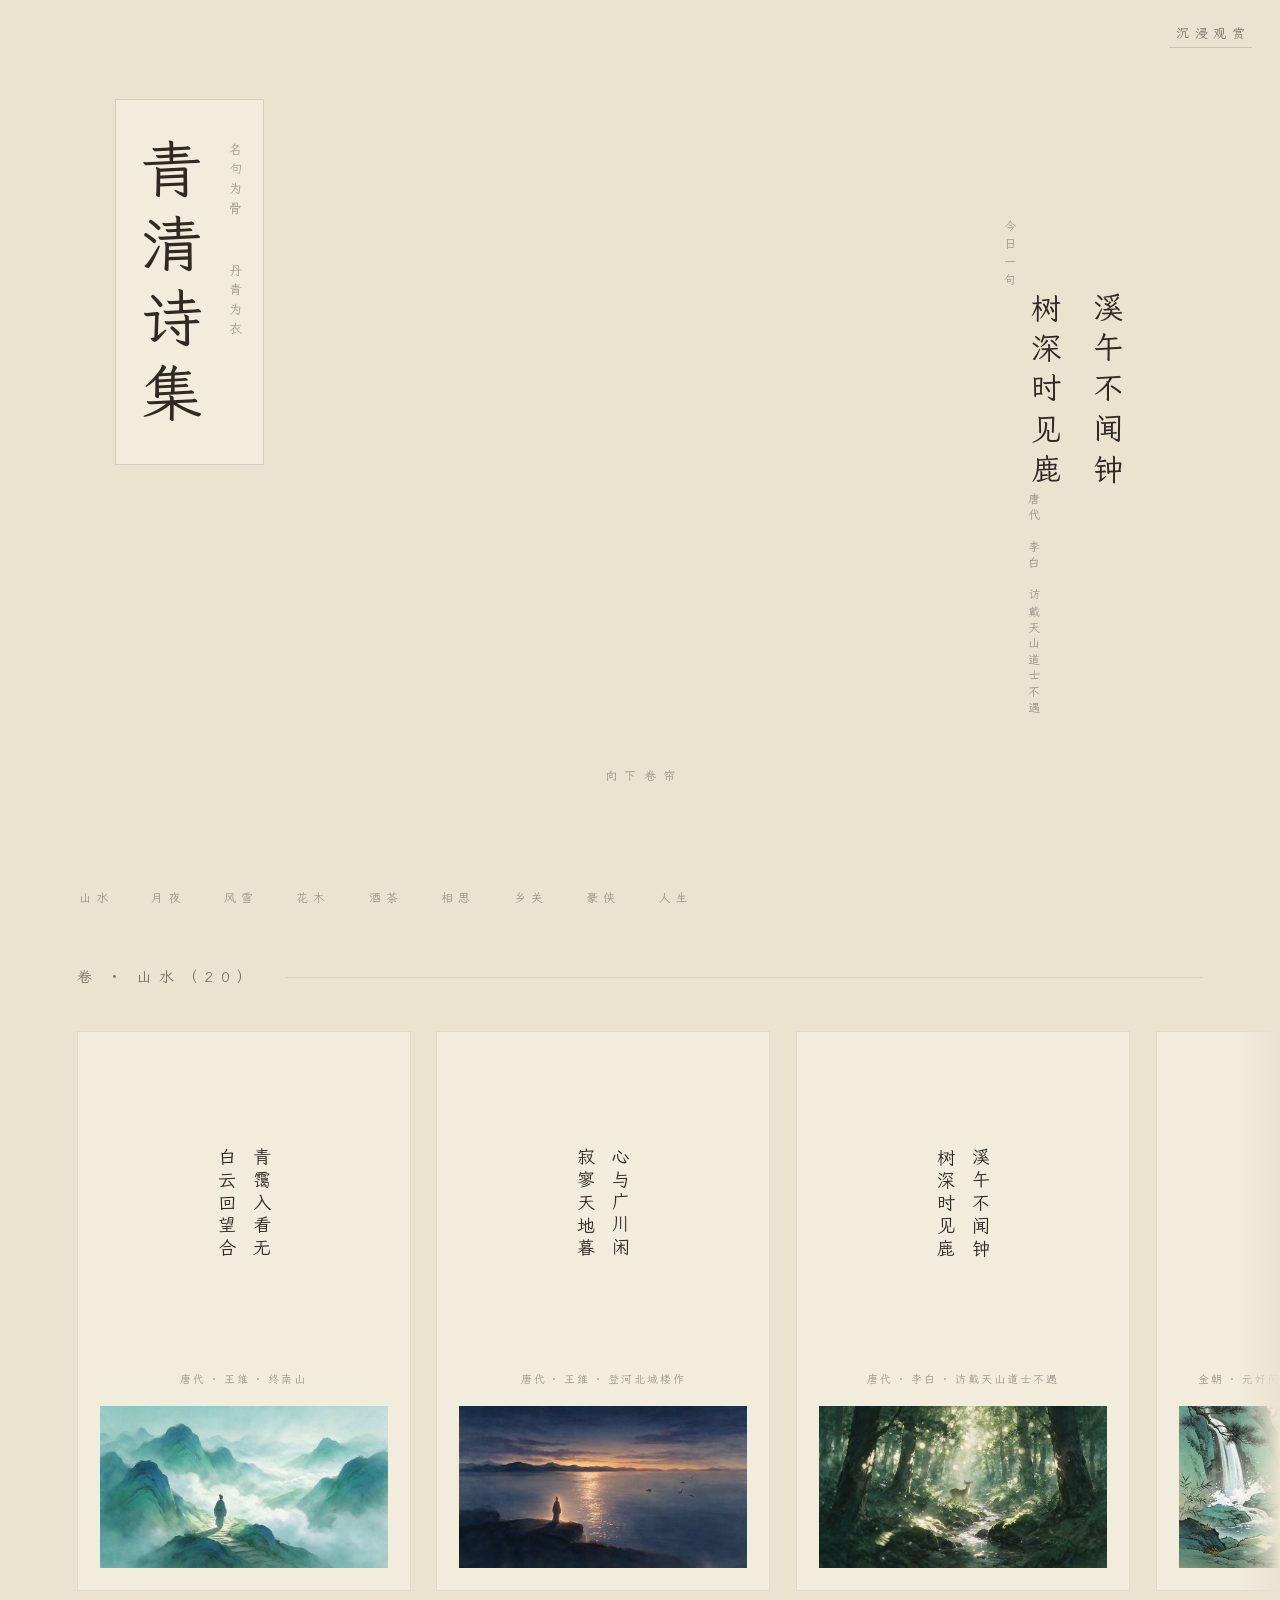
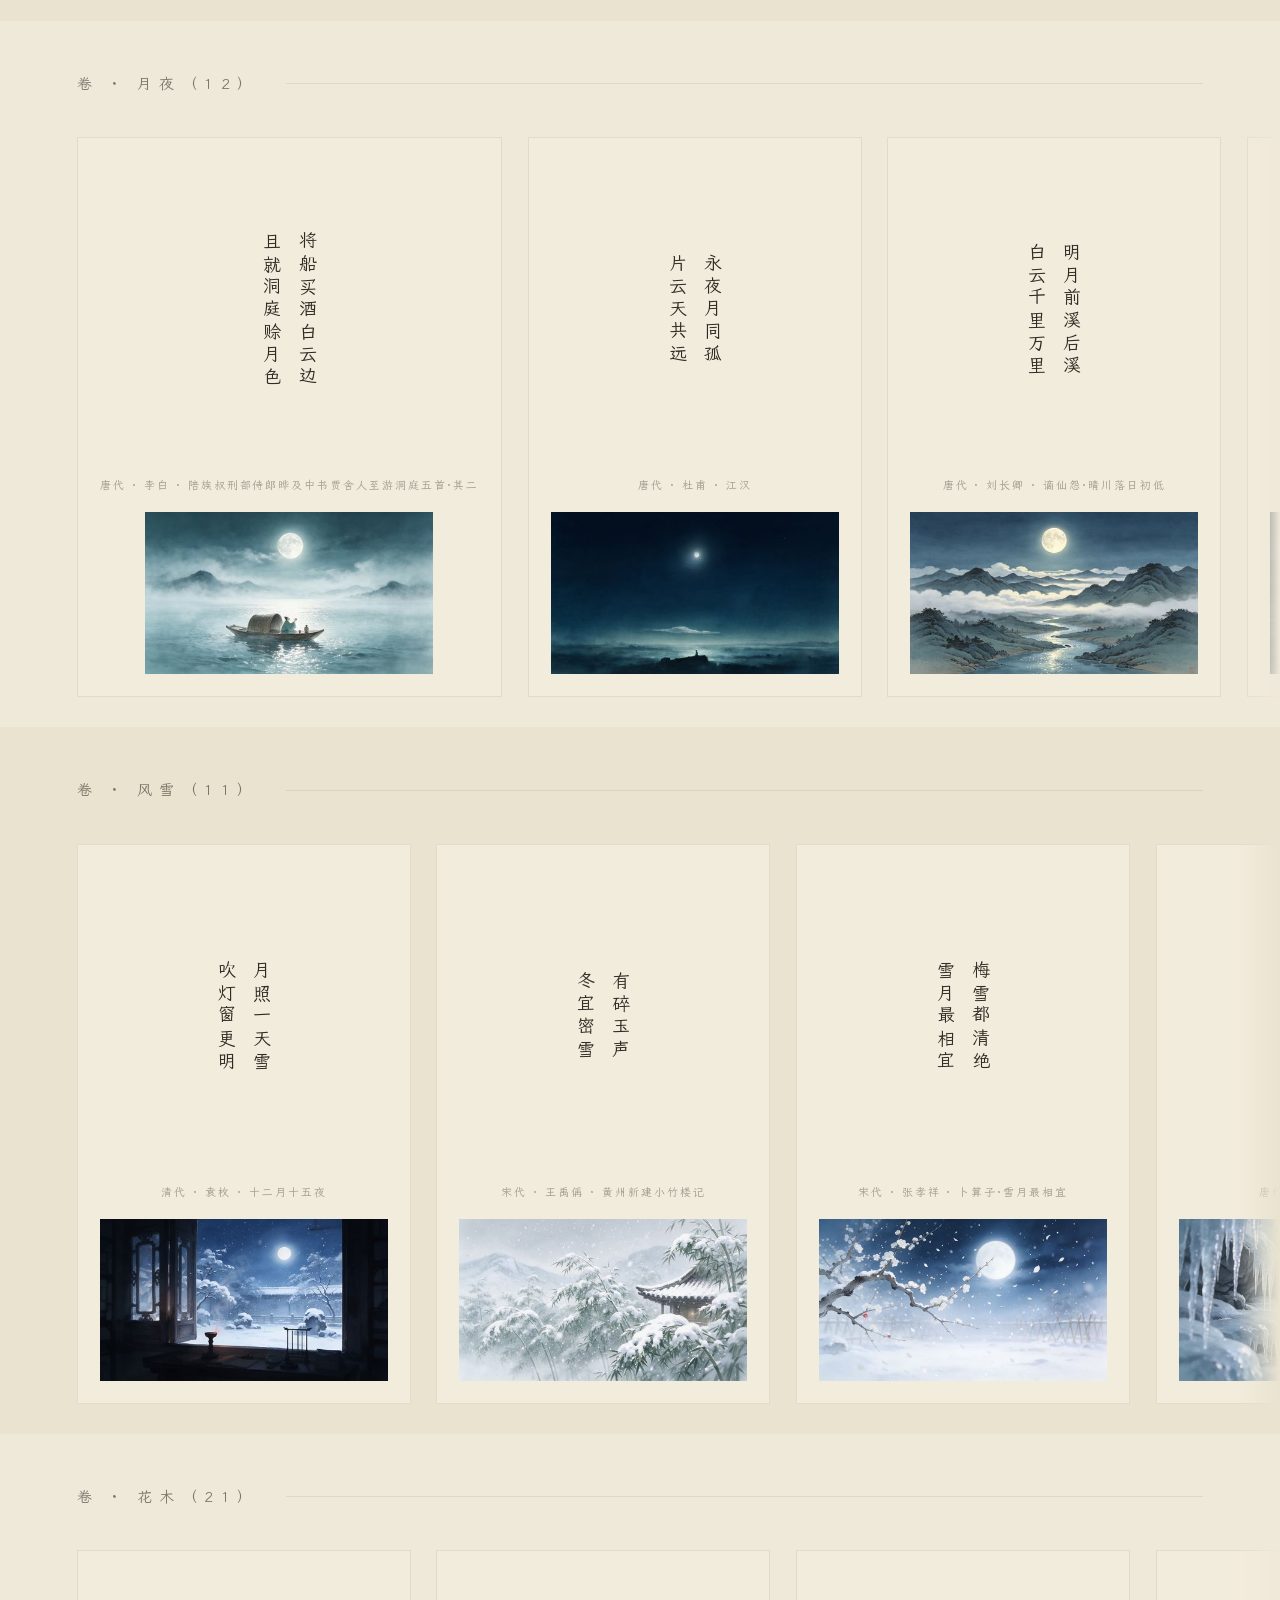
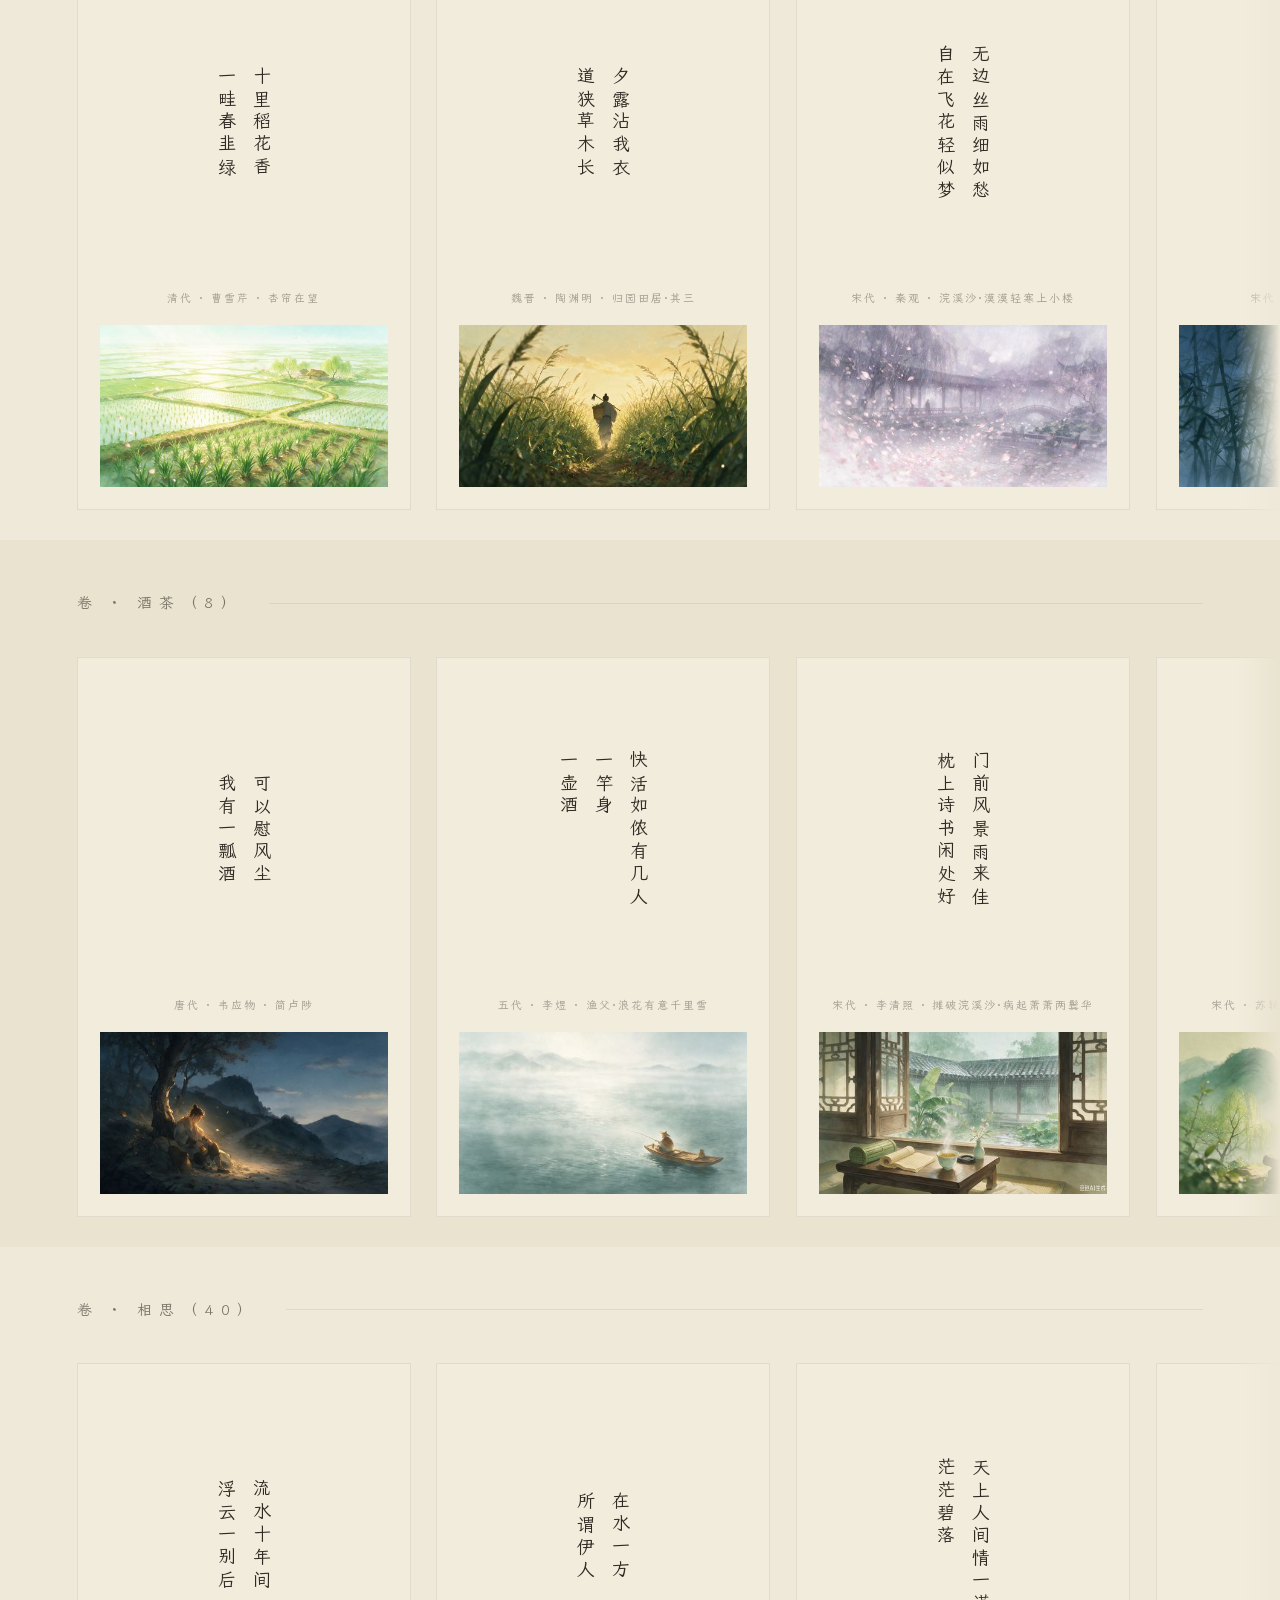
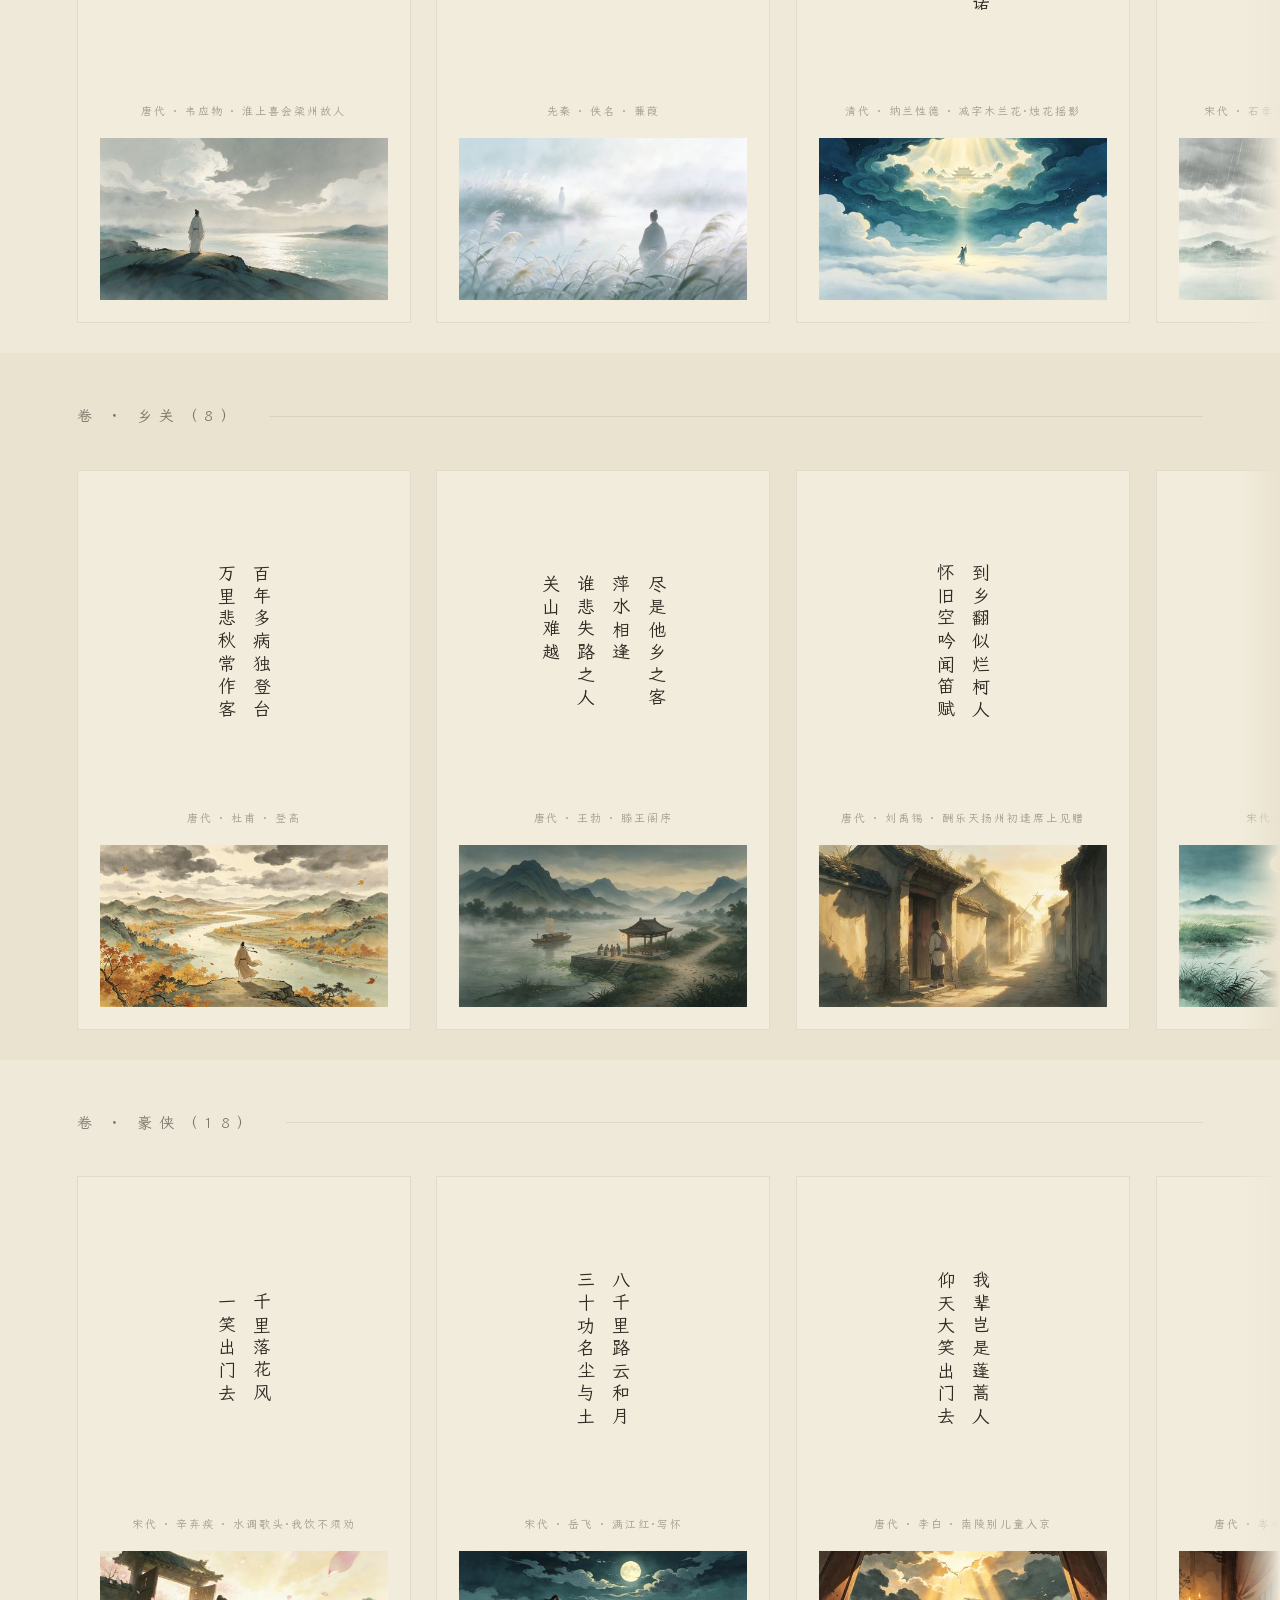
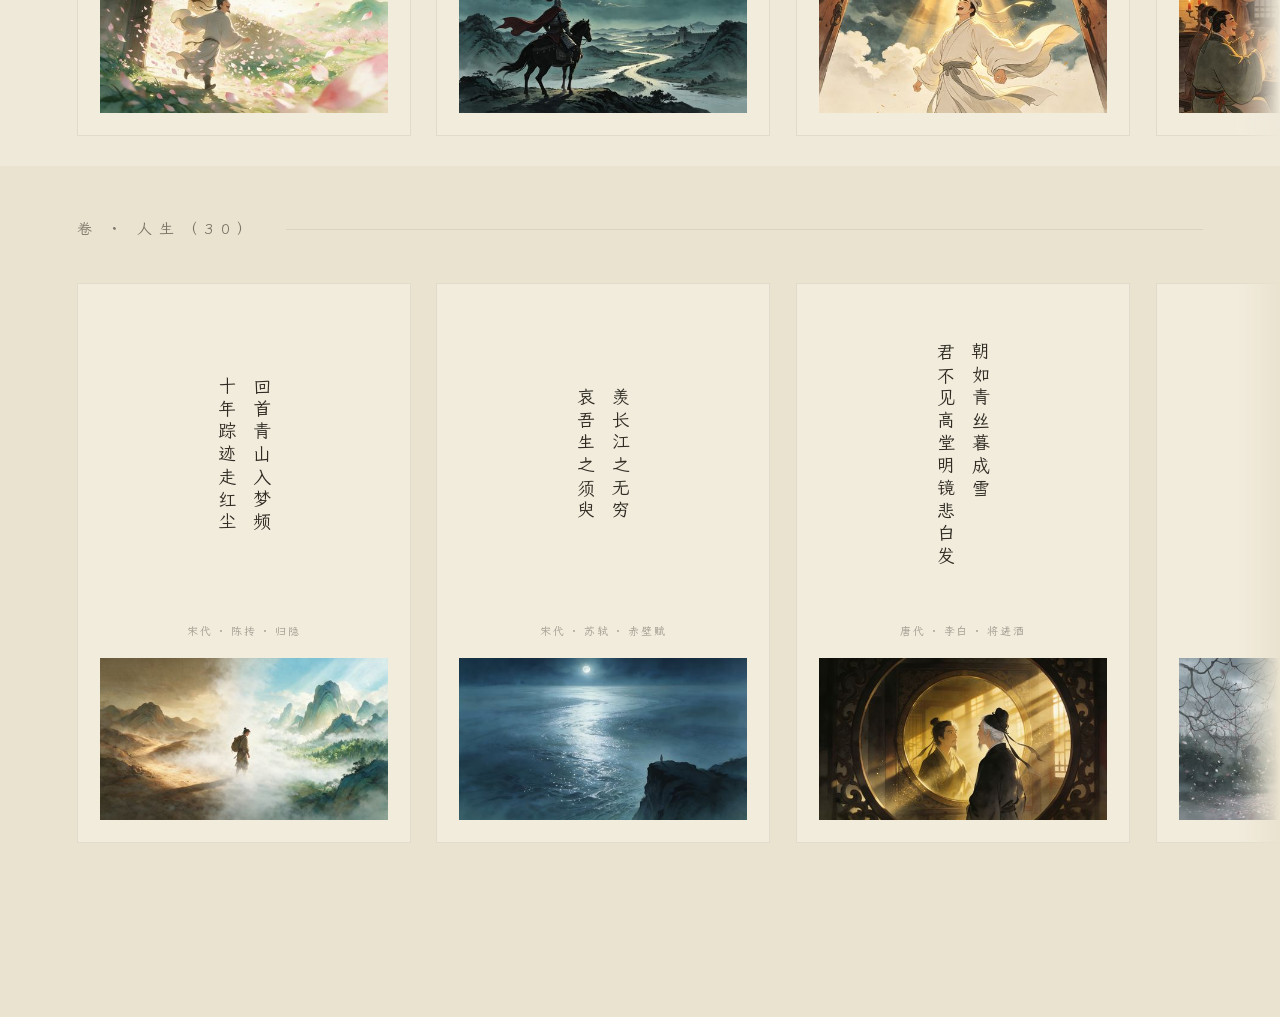
<file: index.html>
<!DOCTYPE html>
<html lang="zh-CN">
<head>
<meta charset="UTF-8">
<meta name="viewport" content="width=device-width, initial-scale=1">
<title>青清诗集</title>
<meta name="description" content="青清诗集——私人名句集，一挂竖帘。">
<link rel="icon" href='data:image/svg+xml,<svg xmlns="http://www.w3.org/2000/svg" viewBox="0 0 64 64"><rect width="64" height="64" rx="12" fill="%23a63a2b"/><text x="32" y="46" font-size="40" text-anchor="middle" fill="%23f6eed9" font-family="KaiTi,serif">青</text></svg>'>
<link rel="stylesheet" href="fonts/lxgwwenkailite-regular.css">
<style>
/* ============================================================
   青清诗集 · 首页 —— 封面「题签」+ 句墙「横卷展开」
   封面如线装书之题签；句墙九卷各成一条横卷带，
   按住拖拽展卷，滚轮始终留给纵向翻页；卡如展签：诗居中 + 画上小注。
   手段只有：字号、字距、行高、透明度、间距、1px 细线、底色微差、书写方向
   详情浮层右栏可翻面看画（有图句才有入口，
   rotateY .45s 为军规唯一例外）
   ============================================================ */
:root{
  --paper-0:#efe9da;   /* 封面绢色 */
  --paper-1:#eae3d0;   /* 句墙绢色（微深） */
  --paper-2:#f2ecdd;   /* 题签/卡片（微浅） */
  --paper-3:#f6f1e4;   /* 详情浮层（最浅） */
  --ink:#2f2b23;
  --ink-2:rgba(47,43,35,.6);
  --ink-3:rgba(47,43,35,.4);
  --hair:rgba(47,43,35,.16);
  --hair-2:rgba(47,43,35,.09);
}
*{margin:0;padding:0;box-sizing:border-box}
html.lock{overflow:hidden}
body{
  font-family:"LXGW WenKai Lite","LXGW WenKai","Kaiti SC",STKaiti,KaiTi,"Noto Serif SC",serif;
  color:var(--ink);
  background:var(--paper-1);
  -webkit-font-smoothing:antialiased;
}
button{font-family:inherit}

/* ---------- 模式切换（右上，纯文字） ---------- */
.mode{
  position:fixed; top:22px; right:28px; z-index:60;
  font-size:13px; letter-spacing:.42em; text-indent:.42em;
  color:var(--ink-2); text-decoration:none;
  padding:4px 2px 6px;
  border-bottom:1px solid var(--hair);
  transition:color .25s ease, border-color .25s ease;
}
.mode:hover{color:var(--ink);border-bottom-color:var(--ink-3)}

/* ---------- 一、封面 · 线装书题签式 ---------- */
.cover{
  min-height:92vh;
  background:var(--paper-1);
  position:relative;
  overflow:hidden;
}
.slip{                 /* 题签：贴于左上 */
  position:absolute; top:11vh; left:9vw;
  background:var(--paper-2);
  border:1px solid var(--hair);
  padding:36px 20px 30px;
  writing-mode:vertical-lr;      /* 列序从左到右 */
}
.slip-title{
  font-size:clamp(40px,4.8vw,64px);
  letter-spacing:.22em; line-height:1.14;
  font-weight:400;
}
.slip-sub{
  font-size:13px; letter-spacing:.5em;
  color:var(--ink-3);
  margin-left:22px;              /* 竖排下的"下"一列 */
  padding-top:6px;
}
.today{                 /* 今日一句：右侧主景 */
  position:absolute; right:11vw; top:50%;
  transform:translateY(-50%);
  writing-mode:vertical-lr;
  display:flex;
  max-height:64vh;
}
.today > *{flex:none}   /* 子项禁压缩：压缩会把短句末字挤出孤列、出处列窜位 */
.t-label{
  font-size:12px; letter-spacing:.5em; line-height:1.9;
  color:var(--ink-3);
  padding-top:12px;
}
.t-line{
  margin-block-start:16px;
  font-size:clamp(23px,3.4vh,33px);
  letter-spacing:.3em; line-height:2.05;
  max-height:56vh;
}
.t-line span{display:block}
.t-src{
  margin-block-start:24px;
  font-size:12px; letter-spacing:.34em; line-height:1.9;
  color:var(--ink-3);
  max-height:44vh;
}
.cover-hint{
  position:absolute; bottom:5vh; left:50%; transform:translateX(-50%);
  font-size:12px; letter-spacing:.6em; text-indent:.6em;
  color:var(--ink-3); white-space:nowrap;
}

/* ---------- 二、句墙 · 横卷展开 ---------- */
.wall{padding-bottom:16vh}
.tocs{                 /* 卷目：九卷直达锚点，轻如卷名本身 */
  display:flex; flex-wrap:wrap; gap:12px 2.4em;
  margin:0 6vw;
  padding:7vh 2px 1vh;
}
.tocs a{
  font-size:12px; letter-spacing:.42em;
  color:var(--ink-3); text-decoration:none;
  transition:color .25s ease;
}
.tocs a:hover{color:var(--ink)}
.tocs a:focus-visible{outline:1px solid var(--ink-3);outline-offset:3px}
.band-sec{scroll-margin-top:6vh; padding-top:6vh}
.band-sec:nth-of-type(even){background:var(--paper-0)}   /* 底色微差：卷与卷的呼吸 */
.ghead{
  display:flex; align-items:center; gap:26px;
  margin:0 6vw 4.5vh;
}
.ghead span{
  font-size:15px; letter-spacing:.5em;
  color:var(--ink-2); white-space:nowrap;
}
.ghead::after{
  content:""; flex:1; height:1px; background:var(--hair-2);
}
.band{
  overflow-x:auto; overflow-y:hidden;
  padding:4px 6vw 30px;
  outline:none;
  cursor:grab;                            /* 按住拖动＝展卷 */
  user-select:none; -webkit-user-select:none;
  scrollbar-width:none;                   /* 卷带不露滚动条：拖拽/触控板/键盘皆可卷 */
  -webkit-mask-image:linear-gradient(90deg,rgba(0,0,0,0) 0,#000 44px,#000 calc(100% - 44px),rgba(0,0,0,0) 100%);
          mask-image:linear-gradient(90deg,rgba(0,0,0,0) 0,#000 44px,#000 calc(100% - 44px),rgba(0,0,0,0) 100%);
}
.band::-webkit-scrollbar{display:none}
.band:focus-visible{outline:1px solid var(--ink-3); outline-offset:-1px}
.band.drag{cursor:grabbing}
/* 两端渐隐随卷动位置收放（纯透明度） */
.band.nol{
  -webkit-mask-image:linear-gradient(90deg,#000 0,#000 calc(100% - 44px),rgba(0,0,0,0) 100%);
          mask-image:linear-gradient(90deg,#000 0,#000 calc(100% - 44px),rgba(0,0,0,0) 100%);
}
.band.nor{
  -webkit-mask-image:linear-gradient(90deg,rgba(0,0,0,0) 0,#000 44px,#000 100%);
          mask-image:linear-gradient(90deg,rgba(0,0,0,0) 0,#000 44px,#000 100%);
}
.band.nol.nor{-webkit-mask-image:none;mask-image:none}
.cards{
  display:flex; align-items:flex-start;
  column-gap:clamp(18px,2vw,34px);
  width:max-content;
}
.card{
  flex:none; min-width:332px;             /* 图位 288 + 左右衬 22 */
  display:flex; flex-direction:column; align-items:center; gap:16px;
  padding:22px;
  background:var(--paper-2);
  border:1px solid var(--hair-2);
  cursor:pointer;
  transition:transform .25s ease, border-color .25s ease;
}
.card:hover{transform:translateY(-2px); border-color:rgba(47,43,35,.28)}
.card:focus-visible{outline:1px solid var(--ink-3);outline-offset:3px}
.c-v{                                    /* 诗句区定高：整带等高的基准 */
  writing-mode:vertical-lr;              /* 列序从左到右 */
  height:300px; flex:none;
  display:flex; justify-content:center; align-items:center;
                                        /* 诗块整块垂直并水平居中 */
}
.c-line{
  font-size:18px; letter-spacing:.26em; line-height:1.95;
  color:var(--ink);
}
.c-line span{display:block}              /* 每短句一列，左起右行，列中无标点 */
.c-src{                                  /* 展签：画位上方一行横排小字 */
  font-size:11px; letter-spacing:.18em;
  color:var(--ink-3);
  text-align:center;
  height:20px; line-height:20px;
  max-width:100%;
  white-space:nowrap; overflow:hidden; text-overflow:ellipsis;
}
.c-slot{width:288px; height:162px; flex:none}   /* 16:9 图位；无图即虚位 */
.c-img{display:block; width:100%; height:100%; object-fit:cover}

/* ---------- 三、详情浮层 ---------- */
#mask{
  position:fixed; inset:0; z-index:50;
  display:flex; align-items:center; justify-content:center;
  padding:4vh 4vw;
  background:rgba(32,28,21,.45);   /* 遮深一档：句墙退成背景，不再抢浮层的戏 */
  opacity:0; visibility:hidden;
  transition:opacity .25s ease, visibility .25s;
}
#mask.on{opacity:1;visibility:visible}
.panel{
  width:min(940px,94vw); max-height:88vh; overflow:auto;
  display:flex; gap:clamp(30px,4vw,58px);
  padding:clamp(30px,4vw,54px);
  background:var(--paper-3);
  border:1px solid var(--hair);
  transform:translateY(10px);
  transition:transform .25s ease;
  scrollbar-width:thin; scrollbar-color:rgba(47,43,35,.25) transparent;   /* 长文滚动：细墨线，不破纸面 */
}
.panel::-webkit-scrollbar{width:8px}
.panel::-webkit-scrollbar-thumb{background:rgba(47,43,35,.25); border-radius:4px}
.panel::-webkit-scrollbar-track{background:transparent}
#mask.on .panel{transform:none}
.p-left{
  flex:none;
  padding-block-end:6px;
}
.p-line{
  writing-mode:vertical-lr;
  font-size:clamp(26px,4.2vh,38px);
  letter-spacing:.24em; line-height:2.05;
  max-height:60vh;
  color:var(--ink);
}
.p-line span{display:block}

/* —— 方案 F 增量：右栏可翻面 ——
   p-zone 接替原 .p-right 的弹性占位（flex:1 / min-width:0），
   内部 p-flip 负责旋转；正面 p-right 样式与现行逐字相同，
   背面绝对定位盖满同一矩形。未翻时 p-flip 无 transform，
   翻回后零残留。透视只作用于这一栏。 */
.p-zone{
  flex:1; min-width:0;
  position:relative;
  display:flex; flex-direction:column;
  perspective:1600px;
}
.p-flip{
  position:relative; flex:1 1 auto;
  transform-style:preserve-3d;
  transition:transform .45s ease;   /* 军规唯一例外：翻面 */
}
.p-flip.on{transform:rotateY(180deg)}
.p-right{                 /* 正面：与现行完全一致 */
  height:100%;
  display:flex; flex-direction:column;
  border-inline-start:1px solid var(--hair-2);
  padding-inline-start:clamp(24px,3vw,44px);
  backface-visibility:hidden;
  -webkit-backface-visibility:hidden;
}
.p-back{                  /* 背面：该句 16:9 配图 */
  display:none;
  position:absolute; inset:0;
  transform:rotateY(180deg);
  backface-visibility:hidden;
  -webkit-backface-visibility:hidden;
  overflow:hidden;
  background:var(--paper-2);
  border:1px solid var(--hair-2);
  cursor:pointer;
}
.p-back.on{display:block}
.p-back img{
  display:block; width:100%; height:100%;
  object-fit:cover;
}
.p-flipbtn{               /* 翻面入口：小号宽字距，1px 下线，墨色 */
  background:none; border:none; padding:0 1px 3px;
  margin-inline-start:30px;
  font-size:11px; letter-spacing:.3em;
  color:var(--ink-3);
  border-bottom:1px solid var(--hair);
  cursor:pointer;
  transition:color .25s ease, border-color .25s ease;
}
.p-flipbtn:hover{color:var(--ink);border-bottom-color:var(--ink-3)}
.p-flipbtn:focus-visible{outline:1px solid var(--ink-3);outline-offset:3px}

.p-src{
  font-size:13px; letter-spacing:.3em;
  color:var(--ink-2);
  padding-bottom:20px; border-bottom:1px solid var(--hair-2);
}
.p-sec{margin-top:28px}
.p-sec h3{
  font-size:12px; font-weight:400;
  letter-spacing:.52em;
  color:var(--ink-3);
  margin-bottom:12px;
}
.p-sec p{
  font-size:15.5px; line-height:2.05; letter-spacing:.02em;
  color:var(--ink);
  max-width:620px;   /* 行长约 40 字，中文舒适行长 */
}
.p-edit{
  min-height:46px;
  font-size:15.5px; line-height:2.05; letter-spacing:.02em;
  color:var(--ink); caret-color:var(--ink);
  outline:none;
  border-bottom:1px solid var(--hair);
  padding-bottom:6px;
  word-break:break-word;
  max-width:620px;
}
.p-edit:focus{border-bottom-color:var(--ink-3)}
.p-edit:empty::before{content:attr(data-ph);color:var(--ink-3)}
.p-tip{
  margin-top:auto; padding-top:34px;
  font-size:11px; letter-spacing:.3em;
  color:var(--ink-3);
  text-align:right;
}
.p-link{
  color:inherit; text-decoration:none;
  border-bottom:1px solid var(--hair);
}
.p-link:hover{border-bottom-color:var(--ink-3)}
</style>
</head>
<body>

<a class="mode" href="room.html">沉浸观赏</a>

<!-- 一、封面 -->
<header class="cover">
  <div class="slip">
    <h1 class="slip-title">青清诗集</h1>
    <p class="slip-sub" id="cvSub"></p>
  </div>
  <div class="today">
    <p class="t-label">今日一句</p>
    <p class="t-line" id="cvLine"></p>
    <p class="t-src" id="cvSrc"></p>
  </div>
  <p class="cover-hint">向下卷帘</p>
</header>

<!-- 二、句墙 -->
<main class="wall" id="wall"></main>

<!-- 三、详情浮层（右栏可翻面：正面=现行原样，背面=该句配图） -->
<div id="mask">
  <div class="panel" role="dialog" aria-modal="true" aria-label="句之详注">
    <div class="p-left">
      <p class="p-line" id="dLine"></p>
    </div>
    <div class="p-zone">
      <div class="p-flip" id="dFlipBox">
        <div class="p-right">
          <p class="p-src" id="dSrc"></p>
          <section class="p-sec" id="secTrans">
            <h3>译文</h3>
            <p id="dTrans"></p>
          </section>
          <section class="p-sec" id="secApprec">
            <h3>赏析</h3>
            <p id="dApprec"></p>
          </section>
          <section class="p-sec">
            <h3>按语</h3>
            <div class="p-edit" id="dSaying" contenteditable="true" data-ph="留一句话给它……"></div>
          </section>
          <p class="p-tip" id="dTip"><span id="dTipText">按 esc 或点空处合上</span><button type="button" class="p-flipbtn" id="dFlipBtn">翻面</button><button type="button" class="p-flipbtn" id="dExportBtn">导出按语</button></p>
        </div>
        <div class="p-back" id="dBack">
          <img id="dBackImg" alt="">
        </div>
      </div>
    </div>
  </div>
</div>

<script src="js/data.js"></script>
<script src="js/imgs.js"></script>
<script src="js/common.js"></script>
<script>
(function(){
  "use strict";
  var LINES = window.LINES || [];
  var GROUPS = window.COMMON.GROUPS;                 /* 九卷序/断列/转义/按语键：两页共用 common.js */
  var esc = window.COMMON.esc, vcolsHTML = window.COMMON.vcolsHTML,
      vtext = window.COMMON.vtext, srcH = window.COMMON.srcH, srcV = window.COMMON.srcV;
  var byId = {};
  LINES.forEach(function(o){ byId[o.id] = o; });

  /* ---------- 封面 ---------- */
  var now = new Date();
  var doy = Math.floor((now - new Date(now.getFullYear(),0,0)) / 864e5);
  var today = LINES[doy % LINES.length];
  document.getElementById("cvSub").textContent = vtext(window.SITE.subtitle || "");
  if(today){
    document.getElementById("cvLine").innerHTML = vcolsHTML(today.line);
    document.getElementById("cvSrc").textContent = srcV(today);
  }

  /* ---------- 句墙 ---------- */
  var buckets = {};
  GROUPS.forEach(function(g){ buckets[g] = []; });
  LINES.forEach(function(o){
    var g = (o.tags && o.tags[0] && buckets[o.tags[0]]) ? o.tags[0] : "人生";
    buckets[g].push(o);
  });
  var html = '<nav class="tocs" aria-label="卷目">'
           + GROUPS.map(function(g){ return buckets[g].length ? '<a href="#g-'+g+'">'+g+'</a>' : ''; }).join("")
           + '</nav>';
  GROUPS.forEach(function(g){
    if(!buckets[g].length) return;
    html += '<section class="band-sec" id="g-'+g+'">'
          +   '<header class="ghead"><span>卷 · '+g+'（'+buckets[g].length+'）</span></header>'
          +   '<div class="band" tabindex="0" role="region" aria-label="卷 · '+g+'"><div class="cards">';
    buckets[g].forEach(function(o){
      var hasImg = !window.IMGS || !!window.IMGS[o.id];   /* 清单无图不发请求；无清单照旧试探，回退链兜底 */
      html += '<article class="card" tabindex="0" data-id="'+o.id+'">'
            +   '<div class="c-v"><p class="c-line">'+vcolsHTML(o.line)+'</p></div>'
            +   '<p class="c-src">'+esc(srcH(o))+'</p>'
            +   '<div class="c-slot">'+(hasImg ? '<img class="c-img" data-id="'+o.id+'" src="assets/poems/'+o.id+'_t.jpg" alt="" loading="lazy">' : '')+'</div>'
            + '</article>';
    });
    html += '</div></div></section>';
  });
  document.getElementById("wall").innerHTML = html;
  /* 缩略图缺档时回退原图，原图也无则收走图（虚位仍在，整带等高）；
     监听器须存活两次 error（缩略图→原图），不能摘除 */
  Array.prototype.forEach.call(document.querySelectorAll(".c-img"), function(img){
    img.addEventListener("error", function onErr(){
      if(!img.dataset.triedFull){
        img.dataset.triedFull = "1";
        img.src = "assets/poems/" + img.getAttribute("data-id") + ".jpg";
      } else {
        img.remove();
      }
    });
  });

  /* ---------- 横卷卷动：按住拖拽＝展卷，滚轮始终留给纵向 ----------
     滚轮不做任何劫持；触控板横滑（deltaX）由 overflow-x 原生接管；
     鼠标按住拖动：位移超 6px 视为拖卷，吞掉拖后误触的卡片 click。 */
  var bands = Array.prototype.slice.call(document.querySelectorAll(".band"));
  function fade(b){
    var max = b.scrollWidth - b.clientWidth;
    b.classList.toggle("nol", max <= 0 || b.scrollLeft <= 1);
    b.classList.toggle("nor", max <= 0 || b.scrollLeft >= max - 1);
  }
  bands.forEach(function(b){
    var down = false, capt = false, sx = 0, sl = 0, moved = false;
    b.addEventListener("dragstart", function(e){ e.preventDefault(); });   /* 图上按住＝展卷；原生拖图会掐断指针事件、卡死拖卷态 */
    b.addEventListener("pointerdown", function(e){
      if(e.pointerType !== "mouse") return;   /* 触屏交给原生滚动 */
      down = true; moved = false; capt = false;
      sx = e.clientX; sl = b.scrollLeft;
      b.classList.add("drag");
    });
    window.addEventListener("pointermove", function(e){
      if(!down) return;
      if(!(e.buttons & 1)){   /* 窗外松手等：pointerup 丢失时按按键态复位，防卷带粘手 */
        down = false;
        b.classList.remove("drag");
        return;
      }
      var d = e.clientX - sx;
      if(Math.abs(d) > 6){
        moved = true;
        /* 只在真拖起才捕获：按下就捕获会把点击转投给卷带，卡片再也点不开（09-10 回归教训） */
        if(!capt){ capt = true; try{ b.setPointerCapture(e.pointerId); }catch(err){} }
      }
      b.scrollLeft = sl - d;
    });
    window.addEventListener("pointerup", function(){
      if(!down) return;
      down = false;
      b.classList.remove("drag");
    });
    window.addEventListener("pointercancel", function(){
      if(!down) return;
      down = false;                            /* 指针被系统抢走（原生手势等）：复位，防拖卷态卡死 */
      b.classList.remove("drag");
    });
    b.addEventListener("click", function(e){
      if(moved){ e.stopPropagation(); e.preventDefault(); moved = false; }
    }, true);
    b.addEventListener("scroll", function(){ fade(b); }, {passive:true});
    fade(b);
  });
  window.addEventListener("resize", function(){
    bands.forEach(fade);
  });

  /* ---------- 详情浮层 ---------- */
  var mask = document.getElementById("mask");
  var dLine = document.getElementById("dLine");
  var dSrc = document.getElementById("dSrc");
  var secTrans = document.getElementById("secTrans");
  var dTrans = document.getElementById("dTrans");
  var secApprec = document.getElementById("secApprec");
  var dApprec = document.getElementById("dApprec");
  var dSaying = document.getElementById("dSaying");
  var dTip = document.getElementById("dTip");
  var dTipText = document.getElementById("dTipText");
  var dFlipBox = document.getElementById("dFlipBox");   /* 旋转体 */
  var dFlipBtn = document.getElementById("dFlipBtn");   /* 翻面入口（探测成功才入 DOM） */
  var dBack = document.getElementById("dBack");         /* 背面画匣 */
  var dBackImg = document.getElementById("dBackImg");
  var currentId = null;
  var flipSeq = 0;                                      /* 快速连开防串图令牌 */

  var sayKey = window.COMMON.sayKey;
  function saveSaying(){
    if(!currentId) return;
    var t = dSaying.innerText.replace(/\u00A0/g," ").trim();
    try{
      if(t){ localStorage.setItem(sayKey(currentId), t); }
      else { localStorage.removeItem(sayKey(currentId)); dSaying.innerHTML=""; }
    }catch(e){}   /* 隐私模式等禁存场景：静默放弃，与暗室页防护对齐 */
  }

  /* —— 翻面：入口只在图确实存在时出现；开新句必回正面 —— */
  function resetFlip(){
    flipSeq++;
    dFlipBox.classList.remove("on");
    if(dFlipBtn.parentNode) dFlipBtn.parentNode.removeChild(dFlipBtn);
    dBack.classList.remove("on");
    dBackImg.removeAttribute("src");
  }
  function armFlip(id, seq){
    if(window.IMGS && !window.IMGS[id]) return;   /* 清单无图：免探测，与 404 同貌 */
    var url = "assets/poems/" + id + ".jpg";
    var probe = new Image();          /* 预探测，非 lazy：成功后赋 src 即命中缓存 */
    probe.onload = function(){
      if(seq !== flipSeq || currentId !== id) return;   /* 已换句/已合上：弃 */
      dBackImg.src = url;
      dBack.classList.add("on");
      dTip.appendChild(dFlipBtn);     /* 入口就位；404 则永不出现（保持移除） */
    };
    probe.onerror = function(){
      /* 404：无翻转痕迹，与无图句完全一样 */
    };
    probe.src = url;
  }

  /* file:// 双击直开时 replaceState 会抛错：静默放弃，页面照常 */
  function pushQ(u){ try{ history.replaceState(null,"",u); }catch(e){} }
  function openDetail(id){
    var o = byId[id];
    if(!o) return;
    currentId = id;
    dLine.innerHTML = vcolsHTML(o.line);
    dSrc.textContent = srcH(o);
    var tr = (o.trans||"").trim();
    secTrans.style.display = tr ? "" : "none";
    dTrans.textContent = tr;
    var ap = (o.apprec||"").trim();
    secApprec.style.display = ap ? "" : "none";
    dApprec.textContent = ap;
    dSaying.innerHTML = "";
    var saved = localStorage.getItem(sayKey(id));
    if(saved) dSaying.innerText = saved;
    dTipText.textContent = "按 esc 或点空处合上";
    resetFlip();
    armFlip(id, flipSeq);
    mask.classList.add("on");
    document.documentElement.classList.add("lock");
    pushQ("?detail="+encodeURIComponent(id));
  }
  function closeDetail(){
    if(!mask.classList.contains("on")) return;
    saveSaying();
    resetFlip();
    mask.classList.remove("on");
    document.documentElement.classList.remove("lock");
    currentId = null;
    pushQ(location.pathname);
  }

  document.getElementById("wall").addEventListener("click",function(e){
    var c = e.target.closest(".card");
    if(c) openDetail(c.getAttribute("data-id"));
  });
  document.getElementById("wall").addEventListener("keydown",function(e){
    if(e.key!=="Enter" && e.key!==" ") return;
    var c = e.target.closest(".card");
    if(c){ e.preventDefault(); openDetail(c.getAttribute("data-id")); }
  });
  mask.addEventListener("click",function(e){
    if(e.target === mask) closeDetail();
  });
  dFlipBtn.addEventListener("click",function(){
    dFlipBox.classList.add("on");     /* 翻面：正面翻入画 */
  });
  dBack.addEventListener("click",function(){
    dFlipBox.classList.remove("on");  /* 点画面任意处翻回原文 */
  });
  dSaying.addEventListener("blur",saveSaying);
  window.addEventListener("pagehide",saveSaying);   /* 开着浮层直接关页：兜底存一笔 */
  document.getElementById("dExportBtn").addEventListener("click",function(){
    saveSaying();                                   /* 先落当前这笔再导出 */
    window.COMMON.exportSayings();
  });
  window.addEventListener("keydown",function(e){
    if(e.key==="Escape") closeDetail();
  });

  /* ---------- 直达参数 ---------- */
  var q = new URLSearchParams(location.search);
  if(q.get("detail")) openDetail(q.get("detail"));
})();
</script>
</body>
</html>
</file>
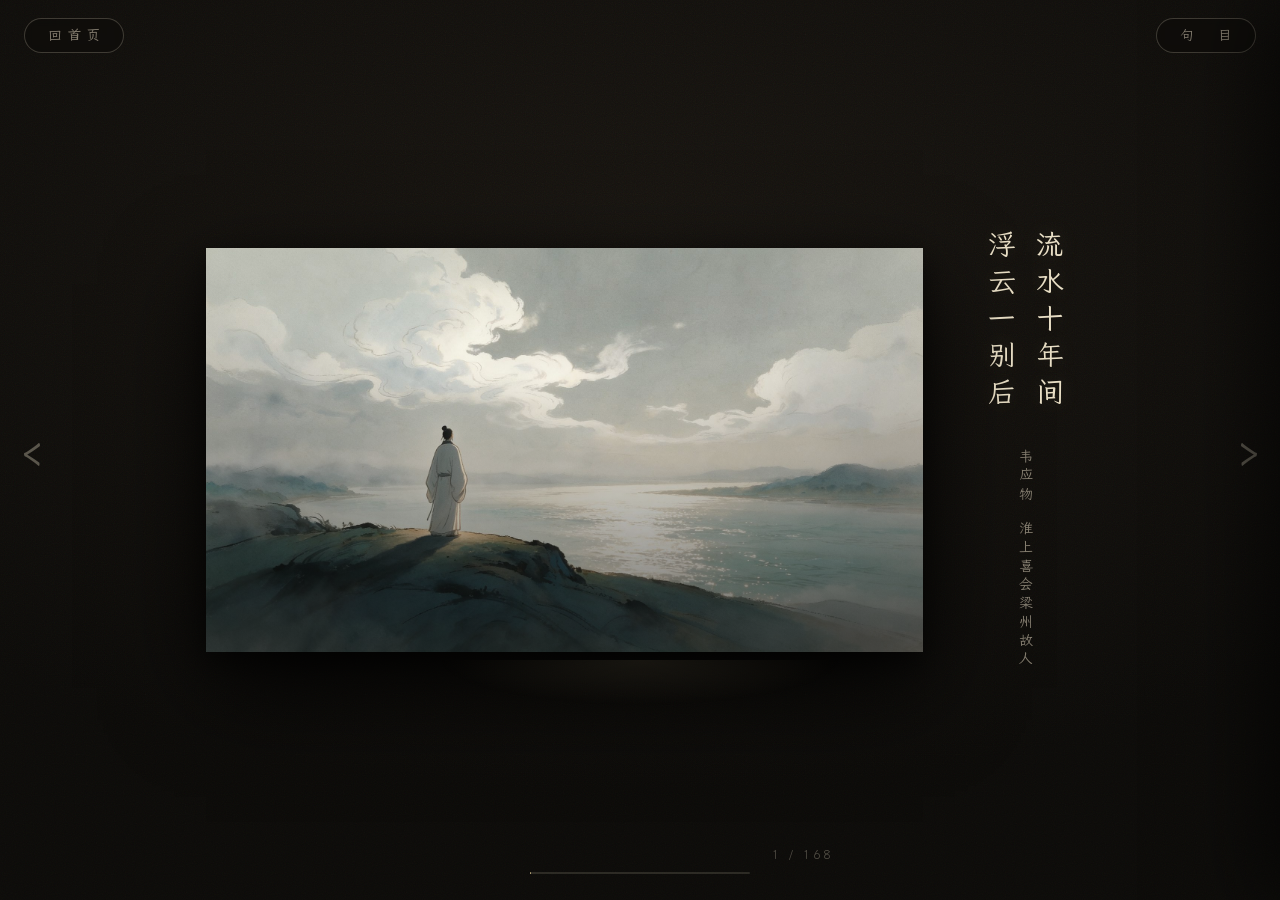
<file: room.html>
<!doctype html>
<html lang="zh-CN" style="background:#0c0b09">
<head>
<meta charset="utf-8">
<meta name="viewport" content="width=device-width, initial-scale=1">
<title>青清诗集</title>
<meta name="description" content="青清诗集——暗室一灯，一句一画。">
<link rel="icon" href='data:image/svg+xml,<svg xmlns="http://www.w3.org/2000/svg" viewBox="0 0 64 64"><rect width="64" height="64" rx="12" fill="%23a63a2b"/><text x="32" y="46" font-size="40" text-anchor="middle" fill="%23f6eed9" font-family="KaiTi,serif">青</text></svg>'>
<link rel="stylesheet" href="fonts/lxgwwenkailite-regular.css">
<link rel="stylesheet" href="css/style.css">
</head>
<body>

<div id="stage"></div>

<button id="navL" class="nav" title="上一句" aria-label="上一句">‹</button>
<button id="navR" class="nav" title="下一句" aria-label="下一句">›</button>

<a id="btnHome" href="index.html" title="回首页">回首页</a>
<button id="btnIndex" title="句目">句　目</button>

<div id="prog"><i id="progBar"></i></div>
<div id="counter"></div>

<!-- 句目抽屉 -->
<aside id="drawer" aria-hidden="true">
  <div class="drawer-head">
    <span>句　目</span>
    <button id="drawerClose">×</button>
  </div>
  <nav id="drawerList"></nav>
</aside>
<div id="drawerMask"></div>

<!-- 详注 · 就地直陈：无面板，墙上文字 -->
<div id="note" role="region" aria-label="详注" aria-hidden="true">
  <div class="note-in">
    <p class="nsrc" id="nsrc"></p>
    <p class="ntrans" id="ntrans"></p>
    <p class="napprec" id="napprec"></p>
    <div class="rule" aria-hidden="true"></div>
    <div class="saying" id="saying" contenteditable="true" data-ph="留一句话给它……"></div>
    <p class="ntip" id="ntip"><span id="ntipText">随写随存 · 只记在这台设备上</span><button type="button" id="sayExport">导出按语</button></p>
  </div>
</div>

<script src="js/data.js"></script>
<script src="js/imgs.js"></script>
<script src="js/common.js"></script>
<script src="js/main.js"></script>
</body>
</html>
</file>
<file: fonts/lxgwwenkailite-regular.css>
/* LXGW WenKai Lite [4] */
@font-face {
  font-family: 'LXGW WenKai Lite';
  font-style: normal;
  font-weight: 400;
  font-display: swap;
  src: url('./files/lxgwwenkailite-regular-subset-4.woff2') format('woff2');
  unicode-range: U+1f1e9-1f1f5, U+1f1f7-1f1ff, U+1f21a, U+1f232, U+1f234-1f237, U+1f250-1f251, U+1f300, U+1f302-1f308, U+1f30a-1f311, U+1f315, U+1f319-1f320, U+1f324, U+1f327, U+1f32a, U+1f32c-1f32d, U+1f330-1f357, U+1f359-1f37e
}
/* LXGW WenKai Lite [5] */
@font-face {
  font-family: 'LXGW WenKai Lite';
  font-style: normal;
  font-weight: 400;
  font-display: swap;
  src: url('./files/lxgwwenkailite-regular-subset-5.woff2') format('woff2');
  unicode-range: U+fee3, U+fef3, U+ff03-ff04, U+ff07, U+ff0a, U+ff17-ff19, U+ff1c-ff1d, U+ff20-ff3a, U+ff3c, U+ff3e-ff5b, U+ff5d, U+ff61-ff65, U+ff67-ff6a, U+ff6c, U+ff6f-ff78, U+ff7a-ff7d, U+ff80-ff84, U+ff86, U+ff89-ff8e, U+ff92, U+ff97-ff9b, U+ff9d-ff9f, U+ffe0-ffe4, U+ffe6, U+ffe9, U+ffeb, U+ffed, U+fffc, U+1f004, U+1f170-1f171, U+1f192-1f195, U+1f198-1f19a, U+1f1e6-1f1e8
}
/* LXGW WenKai Lite [6] */
@font-face {
  font-family: 'LXGW WenKai Lite';
  font-style: normal;
  font-weight: 400;
  font-display: swap;
  src: url('./files/lxgwwenkailite-regular-subset-6.woff2') format('woff2');
  unicode-range: U+f0a7, U+f0b2, U+f0b7, U+f0c9, U+f0d8, U+f0da, U+f0dc-f0dd, U+f0e0, U+f0e6, U+f0eb, U+f0fc, U+f101, U+f104-f105, U+f107, U+f10b, U+f11b, U+f14b, U+f18a, U+f193, U+f1d6-f1d7, U+f244, U+f27a, U+f296, U+f2ae, U+f471, U+f4b3, U+f610-f611, U+f880-f881, U+f8ec, U+f8f5, U+f8ff, U+f901, U+f90a, U+f92c-f92d, U+f934, U+f937, U+f941, U+f965, U+f967, U+f969, U+f96b, U+f96f, U+f974, U+f978-f979, U+f97e, U+f981, U+f98a, U+f98e, U+f997, U+f99c, U+f9b2, U+f9b5, U+f9ba, U+f9be, U+f9ca, U+f9d0-f9d1, U+f9dd, U+f9e0-f9e1, U+f9e4, U+f9f7, U+fa00-fa01, U+fa08, U+fa0a, U+fa11, U+fb01-fb02, U+fdfc, U+fe0e, U+fe30-fe31, U+fe33-fe44, U+fe49-fe52, U+fe54-fe57, U+fe59-fe66, U+fe68-fe6b, U+fe8e, U+fe92-fe93, U+feae, U+feb8, U+fecb-fecc, U+fee0
}
/* LXGW WenKai Lite [21] */
@font-face {
  font-family: 'LXGW WenKai Lite';
  font-style: normal;
  font-weight: 400;
  font-display: swap;
  src: url('./files/lxgwwenkailite-regular-subset-21.woff2') format('woff2');
  unicode-range: U+9f3d-9f3e, U+9f41, U+9f4a-9f4b, U+9f51-9f52, U+9f61-9f63, U+9f66-9f67, U+9f80-9f81, U+9f83, U+9f85-9f8d, U+9f90-9f91, U+9f94-9f96, U+9f98, U+9f9b-9f9c, U+9f9e, U+9fa0, U+9fa2, U+9ff4, U+a001, U+a007, U+a025, U+a046-a047, U+a057, U+a072, U+a078-a079, U+a083, U+a085, U+a100, U+a118, U+a132, U+a134, U+a1f4, U+a242, U+a4a6, U+a4aa, U+a4b0-a4b1, U+a4b3, U+a9c1-a9c2, U+ac00-ac01, U+ac04, U+ac08, U+ac10-ac11, U+ac13-ac16, U+ac19, U+ac1c-ac1d, U+ac24, U+ac70-ac71, U+ac74, U+ac77-ac78, U+ac80-ac81, U+ac83, U+ac8c, U+ac90, U+ac9f-aca0, U+aca8-aca9, U+acac, U+acb0, U+acbd, U+acc1, U+acc4, U+ace0-ace1, U+ace4, U+ace8, U+acf3, U+acf5, U+acfc-acfd, U+ad00, U+ad0c, U+ad11, U+ad1c, U+ad34, U+ad50, U+ad64, U+ad6c, U+ad70, U+ad74, U+ad7f, U+ad81, U+ad8c, U+adc0, U+adc8, U+addc, U+ade0, U+adf8-adf9, U+adfc, U+ae00, U+ae08-ae09, U+ae0b, U+ae30, U+ae34, U+ae38, U+ae40, U+ae4a, U+ae4c, U+ae54, U+ae68, U+aebc, U+aed8, U+af2c-af2d, U+af34
}
/* LXGW WenKai Lite [22] */
@font-face {
  font-family: 'LXGW WenKai Lite';
  font-style: normal;
  font-weight: 400;
  font-display: swap;
  src: url('./files/lxgwwenkailite-regular-subset-22.woff2') format('woff2');
  unicode-range: U+9dfa, U+9e0a, U+9e11, U+9e1a, U+9e1e, U+9e20, U+9e22, U+9e28-9e2c, U+9e2e-9e33, U+9e35-9e3b, U+9e3e, U+9e40-9e44, U+9e46-9e4e, U+9e51, U+9e53, U+9e55-9e58, U+9e5a-9e5c, U+9e5e-9e63, U+9e66-9e6e, U+9e71, U+9e73, U+9e75, U+9e78-9e79, U+9e7c-9e7e, U+9e82, U+9e86-9e88, U+9e8b-9e8c, U+9e90-9e91, U+9e93, U+9e95, U+9e97, U+9e9d, U+9ea4-9ea5, U+9ea9-9eaa, U+9eb4-9eb5, U+9eb8-9eba, U+9ebc-9ebf, U+9ec3, U+9ec9, U+9ecd, U+9ed0, U+9ed2-9ed3, U+9ed5-9ed6, U+9ed9, U+9edc-9edd, U+9edf-9ee0, U+9ee2, U+9ee5, U+9ee7-9eea, U+9eef, U+9ef1, U+9ef3-9ef4, U+9ef6, U+9ef9, U+9efb-9efc, U+9efe, U+9f0b, U+9f0d, U+9f10, U+9f14, U+9f17, U+9f19, U+9f22, U+9f29, U+9f2c, U+9f2f, U+9f31, U+9f37, U+9f39
}
/* LXGW WenKai Lite [23] */
@font-face {
  font-family: 'LXGW WenKai Lite';
  font-style: normal;
  font-weight: 400;
  font-display: swap;
  src: url('./files/lxgwwenkailite-regular-subset-23.woff2') format('woff2');
  unicode-range: U+9c3b, U+9c40, U+9c47-9c49, U+9c53, U+9c57, U+9c64, U+9c72, U+9c77-9c78, U+9c7b, U+9c7f-9c80, U+9c82-9c83, U+9c85-9c8c, U+9c8e-9c92, U+9c94-9c9b, U+9c9e-9ca3, U+9ca5-9ca7, U+9ca9, U+9cab, U+9cad-9cae, U+9cb1-9cb7, U+9cb9-9cbd, U+9cbf-9cc0, U+9cc3, U+9cc5-9cc7, U+9cc9-9cd1, U+9cd3-9cda, U+9cdc-9cdd, U+9cdf, U+9ce1-9ce3, U+9ce5, U+9ce9, U+9cee-9cef, U+9cf3-9cf4, U+9cf6, U+9cfc-9cfd, U+9d02, U+9d08-9d09, U+9d12, U+9d1b, U+9d1e, U+9d26, U+9d28, U+9d37, U+9d3b, U+9d3f, U+9d51, U+9d59, U+9d5c-9d5d, U+9d5f-9d61, U+9d6c, U+9d70, U+9d72, U+9d7a, U+9d7e, U+9d84, U+9d89, U+9d8f, U+9d92, U+9daf, U+9db4, U+9db8, U+9dbc, U+9dc4, U+9dc7, U+9dc9, U+9dd7, U+9ddf, U+9df2, U+9df9
}
/* LXGW WenKai Lite [24] */
@font-face {
  font-family: 'LXGW WenKai Lite';
  font-style: normal;
  font-weight: 400;
  font-display: swap;
  src: url('./files/lxgwwenkailite-regular-subset-24.woff2') format('woff2');
  unicode-range: U+9a5f, U+9a62, U+9a65, U+9a69, U+9a6b, U+9a6e, U+9a75, U+9a77-9a7a, U+9a7d, U+9a80, U+9a83, U+9a85, U+9a87-9a8a, U+9a8d-9a8e, U+9a90, U+9a92-9a93, U+9a95-9a96, U+9a98-9a99, U+9a9b-9aa2, U+9aa5, U+9aa7, U+9aaf-9ab1, U+9ab5-9ab6, U+9ab9-9aba, U+9abc, U+9ac0-9ac4, U+9ac8, U+9acb-9acc, U+9ace-9acf, U+9ad1-9ad2, U+9ad9, U+9adf, U+9ae1, U+9ae3, U+9aea-9aeb, U+9aed-9aef, U+9af4, U+9af9, U+9afb, U+9b03-9b04, U+9b06, U+9b08, U+9b0d, U+9b0f-9b10, U+9b13, U+9b18, U+9b1a, U+9b1f, U+9b22-9b23, U+9b25, U+9b27-9b28, U+9b2a, U+9b2f, U+9b31-9b32, U+9b3b, U+9b43, U+9b46-9b49, U+9b4d-9b4e, U+9b51, U+9b56, U+9b58, U+9b5a, U+9b5c, U+9b5f, U+9b61-9b62, U+9b6f, U+9b77, U+9b80, U+9b88, U+9b8b, U+9b8e, U+9b91, U+9b9f-9ba0, U+9ba8, U+9baa-9bab, U+9bad-9bae, U+9bb0-9bb1, U+9bb8, U+9bc9-9bca, U+9bd3, U+9bd6, U+9bdb, U+9be8, U+9bf0-9bf1, U+9c02, U+9c10, U+9c15, U+9c24, U+9c2d, U+9c32, U+9c39
}
/* LXGW WenKai Lite [25] */
@font-face {
  font-family: 'LXGW WenKai Lite';
  font-style: normal;
  font-weight: 400;
  font-display: swap;
  src: url('./files/lxgwwenkailite-regular-subset-25.woff2') format('woff2');
  unicode-range: U+98c8, U+98cf-98d6, U+98da-98db, U+98dd, U+98e1-98e2, U+98e7-98ea, U+98ec, U+98ee-98ef, U+98f2, U+98f4, U+98fc-98fe, U+9903, U+9905, U+9908, U+990a, U+990c-990d, U+9913-9914, U+9918, U+991a-991b, U+991e, U+9921, U+9928, U+992c, U+992e, U+9935, U+9938-9939, U+993d-993e, U+9945, U+994b-994c, U+9951-9952, U+9954-9955, U+9957, U+995e, U+9963, U+9966-9969, U+996b-996c, U+996f, U+9974-9975, U+9977-9979, U+997d-997e, U+9980-9981, U+9983-9984, U+9987, U+998a-998b, U+998d-9991, U+9993-9995, U+9997-9998, U+99a5, U+99ab-99ae, U+99b1, U+99b3-99b4, U+99bc, U+99bf, U+99c1, U+99c3-99c6, U+99cc, U+99d0, U+99d2, U+99d5, U+99db, U+99dd, U+99e1, U+99ed, U+99f1, U+99ff, U+9a01, U+9a03-9a04, U+9a0e-9a0f, U+9a11-9a13, U+9a19, U+9a1b, U+9a28, U+9a2b, U+9a30, U+9a32, U+9a37, U+9a40, U+9a45, U+9a4a, U+9a4d-9a4e, U+9a52, U+9a55, U+9a57, U+9a5a-9a5b
}
/* LXGW WenKai Lite [26] */
@font-face {
  font-family: 'LXGW WenKai Lite';
  font-style: normal;
  font-weight: 400;
  font-display: swap;
  src: url('./files/lxgwwenkailite-regular-subset-26.woff2') format('woff2');
  unicode-range: U+972a, U+972d, U+9730, U+973d, U+9742, U+9744, U+9748-9749, U+9750-9751, U+975a-975c, U+9763, U+9765-9766, U+976c-976d, U+9773, U+9776, U+977a, U+977c, U+9784-9785, U+978e-978f, U+9791-9792, U+9794-9795, U+9798, U+979a, U+979e, U+97a3, U+97a5-97a6, U+97a8, U+97ab-97ac, U+97ae-97af, U+97b2, U+97b4, U+97c6, U+97cb-97cc, U+97d3, U+97d8, U+97dc, U+97e1, U+97ea-97eb, U+97ee, U+97fb, U+97fe-97ff, U+9801-9803, U+9805-9806, U+9808, U+980c, U+9810-9814, U+9817-9818, U+981e, U+9820-9821, U+9824, U+9828, U+982b-982d, U+9830, U+9834, U+9838-9839, U+983c, U+9846, U+984d-984f, U+9851-9852, U+9854-9855, U+9857-9858, U+985a-985b, U+9862-9863, U+9865, U+9867, U+986b, U+986f-9871, U+9877-9878, U+987c, U+9880, U+9883, U+9885, U+9889, U+988b-988f, U+9893-9895, U+9899-989b, U+989e-989f, U+98a1-98a2, U+98a5-98a7, U+98a9, U+98af, U+98b1, U+98b6, U+98ba, U+98be, U+98c3-98c4, U+98c6-98c7
}
/* LXGW WenKai Lite [27] */
@font-face {
  font-family: 'LXGW WenKai Lite';
  font-style: normal;
  font-weight: 400;
  font-display: swap;
  src: url('./files/lxgwwenkailite-regular-subset-27.woff2') format('woff2');
  unicode-range: U+95b9-95ca, U+95cc-95cd, U+95d4-95d6, U+95d8, U+95e1-95e2, U+95e9, U+95f0-95f1, U+95f3, U+95f6, U+95fc, U+95fe-95ff, U+9602-9604, U+9606-960d, U+960f, U+9611-9613, U+9615-9617, U+9619-961b, U+961d, U+9621, U+9628, U+962f, U+963c-963e, U+9641-9642, U+9649, U+9654, U+965b-965f, U+9661, U+9663, U+9665, U+9667-9668, U+966c, U+9670, U+9672-9674, U+9678, U+967a, U+967d, U+9682, U+9685, U+9688, U+968a, U+968d-968e, U+9695, U+9697-9698, U+969e, U+96a0, U+96a3-96a4, U+96a8, U+96aa, U+96b0-96b1, U+96b3-96b4, U+96b7-96b9, U+96bb-96bd, U+96c9, U+96cb, U+96ce, U+96d1-96d2, U+96d6, U+96d9, U+96db-96dc, U+96de, U+96e0, U+96e3, U+96e9, U+96eb, U+96f0-96f2, U+96f9, U+96ff, U+9701-9702, U+9705, U+9708, U+970a, U+970e-970f, U+9711, U+9719, U+9727
}
/* LXGW WenKai Lite [28] */
@font-face {
  font-family: 'LXGW WenKai Lite';
  font-style: normal;
  font-weight: 400;
  font-display: swap;
  src: url('./files/lxgwwenkailite-regular-subset-28.woff2') format('woff2');
  unicode-range: U+94e7-94ec, U+94ee-94f1, U+94f3, U+94f5, U+94f7, U+94f9, U+94fb-94fd, U+94ff, U+9503-9504, U+9506-9507, U+9509-950a, U+950d-950f, U+9511-9518, U+951a-9520, U+9522, U+9528-952d, U+9530-953a, U+953c-953f, U+9543-9546, U+9548-9550, U+9552-9555, U+9557-955b, U+955d-9568, U+956a-956d, U+9570-9574, U+9583, U+9586, U+9589, U+958e-958f, U+9591-9592, U+9594, U+9598-9599, U+959e-95a0, U+95a2-95a6, U+95a8-95b2, U+95b4, U+95b8
}
/* LXGW WenKai Lite [29] */
@font-face {
  font-family: 'LXGW WenKai Lite';
  font-style: normal;
  font-weight: 400;
  font-display: swap;
  src: url('./files/lxgwwenkailite-regular-subset-29.woff2') format('woff2');
  unicode-range: U+9410-941a, U+941c-942b, U+942d-942e, U+9432-9433, U+9435, U+9438, U+943a, U+943e, U+9444, U+944a, U+9451-9452, U+945a, U+9462-9463, U+9465, U+9470-9487, U+948a-9492, U+9494-9498, U+949a, U+949c-949d, U+94a1, U+94a3-94a4, U+94a8, U+94aa-94ad, U+94af, U+94b2, U+94b4-94ba, U+94bc-94c0, U+94c4, U+94c6-94db, U+94de-94e6
}
/* LXGW WenKai Lite [30] */
@font-face {
  font-family: 'LXGW WenKai Lite';
  font-style: normal;
  font-weight: 400;
  font-display: swap;
  src: url('./files/lxgwwenkailite-regular-subset-30.woff2') format('woff2');
  unicode-range: U+92b7, U+92b9, U+92c1, U+92c5-92c6, U+92c8, U+92cc, U+92d0, U+92d2, U+92e4, U+92ea, U+92ec-92ed, U+92f0, U+92f3, U+92f8, U+92fc, U+9304, U+9306, U+9310, U+9312, U+9315, U+9318, U+931a, U+931e, U+9320-9322, U+9324, U+9326-9329, U+932b-932c, U+932f, U+9331-9332, U+9335-9336, U+933e, U+9340-9341, U+934a-9360, U+9362-9363, U+9365-936b, U+936e, U+9375, U+937e, U+9382, U+938a, U+938c, U+938f, U+9393-9394, U+9396-9397, U+939a, U+93a2, U+93a7, U+93ac-93cd, U+93d0-93d1, U+93d6-93d8, U+93de-93df, U+93e1-93e2, U+93e4, U+93f8, U+93fb, U+93fd, U+940e-940f
}
/* LXGW WenKai Lite [31] */
@font-face {
  font-family: 'LXGW WenKai Lite';
  font-style: normal;
  font-weight: 400;
  font-display: swap;
  src: url('./files/lxgwwenkailite-regular-subset-31.woff2') format('woff2');
  unicode-range: U+914c, U+914e-9150, U+9154, U+9157, U+915a, U+915d-915e, U+9161-9164, U+9169, U+9170, U+9172, U+9174, U+9179-917a, U+917d-917e, U+9182-9183, U+9185, U+918c-918d, U+9190-9191, U+919a, U+919c, U+91a1-91a4, U+91a8, U+91aa-91af, U+91b4-91b5, U+91b8, U+91ba, U+91be, U+91c0-91c1, U+91c6, U+91c8, U+91cb, U+91d0, U+91d2, U+91d7-91d8, U+91dd, U+91e3, U+91e6-91e7, U+91ed, U+91f0, U+91f5, U+91f9, U+9200, U+9205, U+9207-920a, U+920d-920e, U+9210, U+9214-9215, U+921c, U+921e, U+9221, U+9223-9227, U+9229-922a, U+922d, U+9234-9235, U+9237, U+9239-923a, U+923c-9240, U+9244-9246, U+9249, U+924e-924f, U+9251, U+9253, U+9257, U+925b, U+925e, U+9262, U+9264-9266, U+9268, U+926c, U+926f, U+9271, U+927b, U+927e, U+9280, U+9283, U+9285-928a, U+928e, U+9291, U+9293, U+9296, U+9298, U+929c-929d, U+92a8, U+92ab-92ae, U+92b3, U+92b6
}
/* LXGW WenKai Lite [32] */
@font-face {
  font-family: 'LXGW WenKai Lite';
  font-style: normal;
  font-weight: 400;
  font-display: swap;
  src: url('./files/lxgwwenkailite-regular-subset-32.woff2') format('woff2');
  unicode-range: U+8fe2-8fe5, U+8fe8-8fe9, U+8fee, U+8ff3-8ff4, U+8ff8, U+8ffa, U+9004, U+900b, U+9011, U+9015-9016, U+901e, U+9021, U+9026, U+902d, U+902f, U+9031, U+9035-9036, U+9039-903a, U+9041, U+9044-9046, U+904a, U+904f-9052, U+9054-9055, U+9058-9059, U+905b-905e, U+9060-9062, U+9068-9069, U+906f, U+9072, U+9074, U+9076-907a, U+907c-907d, U+9081, U+9083, U+9085, U+9087-908b, U+908f, U+9095, U+9097, U+9099-909b, U+909d, U+90a0-90a1, U+90a8-90a9, U+90ac, U+90b0, U+90b2-90b4, U+90b6, U+90b8, U+90ba, U+90bd-90be, U+90c3-90c5, U+90c7-90c8, U+90cf-90d0, U+90d3, U+90d5, U+90d7, U+90da-90dc, U+90de, U+90e2, U+90e4, U+90e6-90e7, U+90ea-90eb, U+90ef, U+90f4-90f5, U+90f7, U+90fe-9100, U+9104, U+9109, U+910c, U+9112, U+9114-9115, U+9118, U+911c, U+911e, U+9120, U+9122-9123, U+9127, U+912d, U+912f-9132, U+9139-913a, U+9143, U+9146, U+9149-914a
}
/* LXGW WenKai Lite [33] */
@font-face {
  font-family: 'LXGW WenKai Lite';
  font-style: normal;
  font-weight: 400;
  font-display: swap;
  src: url('./files/lxgwwenkailite-regular-subset-33.woff2') format('woff2');
  unicode-range: U+8e2d-8e31, U+8e34-8e35, U+8e39-8e3a, U+8e3d, U+8e40-8e42, U+8e47, U+8e49-8e4b, U+8e50-8e53, U+8e59-8e5a, U+8e5f-8e60, U+8e64, U+8e69, U+8e6c, U+8e70, U+8e74, U+8e76, U+8e7a-8e7c, U+8e7f, U+8e84-8e85, U+8e87, U+8e89, U+8e8b, U+8e8d, U+8e8f-8e90, U+8e94, U+8e99, U+8e9c, U+8e9e, U+8eaa, U+8eac, U+8eb0, U+8eb6, U+8ec0, U+8ec6, U+8eca-8ece, U+8ed2, U+8eda, U+8edf, U+8ee2, U+8eeb, U+8ef8, U+8efb-8efe, U+8f03, U+8f09, U+8f0b, U+8f12-8f15, U+8f1b, U+8f1d, U+8f1f, U+8f29-8f2a, U+8f2f, U+8f36, U+8f38, U+8f3b, U+8f3e-8f3f, U+8f44-8f45, U+8f49, U+8f4d-8f4e, U+8f5f, U+8f6b, U+8f6d, U+8f71-8f73, U+8f75-8f76, U+8f78-8f7a, U+8f7c, U+8f7e, U+8f81-8f82, U+8f84, U+8f87, U+8f8a-8f8b, U+8f8d-8f8f, U+8f94-8f95, U+8f97-8f9a, U+8fa6, U+8fad-8faf, U+8fb2, U+8fb5-8fb7, U+8fba-8fbc, U+8fbf, U+8fc2, U+8fcb, U+8fcd, U+8fd3, U+8fd5, U+8fd7, U+8fda
}
/* LXGW WenKai Lite [34] */
@font-face {
  font-family: 'LXGW WenKai Lite';
  font-style: normal;
  font-weight: 400;
  font-display: swap;
  src: url('./files/lxgwwenkailite-regular-subset-34.woff2') format('woff2');
  unicode-range: U+8caf-8cb0, U+8cb3-8cb4, U+8cb6-8cb9, U+8cbb-8cbd, U+8cbf-8cc4, U+8cc7-8cc8, U+8cca, U+8ccd, U+8cd1, U+8cd3, U+8cdb-8cdc, U+8cde, U+8ce0, U+8ce2-8ce4, U+8ce6-8ce8, U+8cea, U+8ced, U+8cf4, U+8cf8, U+8cfa, U+8cfc-8cfd, U+8d04-8d05, U+8d07-8d08, U+8d0a, U+8d0d, U+8d0f, U+8d13-8d14, U+8d16, U+8d1b, U+8d20, U+8d2e, U+8d30, U+8d32-8d33, U+8d36, U+8d3b, U+8d3d, U+8d40, U+8d42-8d43, U+8d45-8d46, U+8d48-8d4a, U+8d4d, U+8d51, U+8d53, U+8d55, U+8d59, U+8d5c-8d5d, U+8d5f, U+8d61, U+8d66-8d67, U+8d6a, U+8d6d, U+8d71, U+8d73, U+8d84, U+8d90-8d91, U+8d94-8d95, U+8d99, U+8da8, U+8daf, U+8db1, U+8db5, U+8db8, U+8dba, U+8dbc, U+8dbf, U+8dc2, U+8dc4, U+8dc6, U+8dcb, U+8dce-8dcf, U+8dd6-8dd7, U+8dda-8ddb, U+8dde, U+8de1, U+8de3-8de4, U+8de9, U+8deb-8dec, U+8df0-8df1, U+8df6-8dfd, U+8e05, U+8e07, U+8e09-8e0a, U+8e0c, U+8e0e, U+8e10, U+8e14, U+8e1d-8e1f, U+8e23, U+8e26, U+8e2b-8e2c
}
/* LXGW WenKai Lite [35] */
@font-face {
  font-family: 'LXGW WenKai Lite';
  font-style: normal;
  font-weight: 400;
  font-display: swap;
  src: url('./files/lxgwwenkailite-regular-subset-35.woff2') format('woff2');
  unicode-range: U+8b5e, U+8b60, U+8b6c, U+8b6f-8b70, U+8b72, U+8b74, U+8b77, U+8b7d, U+8b80, U+8b83, U+8b8a, U+8b8c, U+8b90, U+8b93, U+8b99-8b9a, U+8ba0, U+8ba3, U+8ba5-8ba7, U+8baa-8bac, U+8bb3-8bb5, U+8bb7, U+8bb9, U+8bc2-8bc3, U+8bc5, U+8bcb-8bcc, U+8bce-8bd0, U+8bd2-8bd4, U+8bd6, U+8bd8-8bd9, U+8bdc, U+8bdf, U+8be3-8be4, U+8be7-8be9, U+8beb-8bec, U+8bee, U+8bf0, U+8bf2-8bf3, U+8bf6, U+8bf9, U+8bfc-8bfd, U+8bff-8c00, U+8c02, U+8c04, U+8c06-8c07, U+8c0c, U+8c0f, U+8c11-8c12, U+8c14-8c1b, U+8c1d-8c21, U+8c24-8c25, U+8c27, U+8c2a-8c2c, U+8c2e-8c30, U+8c32-8c36, U+8c3f, U+8c47-8c4c, U+8c4e-8c50, U+8c54-8c56, U+8c62, U+8c68, U+8c6c, U+8c73, U+8c78, U+8c7a, U+8c82, U+8c85, U+8c89-8c8a, U+8c8d-8c8e, U+8c90, U+8c93-8c94, U+8c98, U+8c9d-8c9e, U+8ca0-8ca2, U+8ca7-8cac
}
/* LXGW WenKai Lite [36] */
@font-face {
  font-family: 'LXGW WenKai Lite';
  font-style: normal;
  font-weight: 400;
  font-display: swap;
  src: url('./files/lxgwwenkailite-regular-subset-36.woff2') format('woff2');
  unicode-range: U+8a02-8a03, U+8a07-8a0a, U+8a0e-8a0f, U+8a13, U+8a15-8a18, U+8a1a-8a1b, U+8a1d, U+8a1f, U+8a22-8a23, U+8a25, U+8a2b, U+8a2d, U+8a31, U+8a33-8a34, U+8a36-8a38, U+8a3a, U+8a3c, U+8a3e, U+8a40-8a41, U+8a46, U+8a48, U+8a50, U+8a52, U+8a54-8a55, U+8a58, U+8a5b, U+8a5d-8a63, U+8a66, U+8a69-8a6b, U+8a6d-8a6e, U+8a70, U+8a72-8a73, U+8a7a, U+8a85, U+8a87, U+8a8a, U+8a8c-8a8d, U+8a90-8a92, U+8a95, U+8a98, U+8aa0-8aa1, U+8aa3-8aa6, U+8aa8-8aa9, U+8aac-8aae, U+8ab0, U+8ab2, U+8ab8-8ab9, U+8abc, U+8abe-8abf, U+8ac7, U+8acf, U+8ad2, U+8ad6-8ad7, U+8adb-8adc, U+8adf, U+8ae1, U+8ae6-8ae8, U+8aeb, U+8aed-8aee, U+8af1, U+8af3-8af4, U+8af7-8af8, U+8afa, U+8afe, U+8b00-8b02, U+8b07, U+8b0a, U+8b0c, U+8b0e, U+8b10, U+8b17, U+8b19, U+8b1b, U+8b1d, U+8b20-8b21, U+8b26, U+8b28, U+8b2c, U+8b33, U+8b39, U+8b3e-8b3f, U+8b41, U+8b45, U+8b49, U+8b4c, U+8b4f, U+8b57-8b58, U+8b5a, U+8b5c
}
/* LXGW WenKai Lite [37] */
@font-face {
  font-family: 'LXGW WenKai Lite';
  font-style: normal;
  font-weight: 400;
  font-display: swap;
  src: url('./files/lxgwwenkailite-regular-subset-37.woff2') format('woff2');
  unicode-range: U+8869-886a, U+886e-886f, U+8872, U+8879, U+887d-887f, U+8882, U+8884-8886, U+8888, U+888f, U+8892-8893, U+889b, U+88a2, U+88a4, U+88a6, U+88a8, U+88aa, U+88ae, U+88b1, U+88b4, U+88b7, U+88bc, U+88c0, U+88c6-88c9, U+88ce-88cf, U+88d1-88d3, U+88d8, U+88db-88dd, U+88df, U+88e1-88e3, U+88e5, U+88e8, U+88ec, U+88f0-88f1, U+88f3-88f4, U+88fc-88fe, U+8900, U+8902, U+8906-8907, U+8909-890c, U+8912-8915, U+8918-891b, U+8921, U+8925, U+892b, U+8930, U+8932, U+8934, U+8936, U+893b, U+893d, U+8941, U+894c, U+8955-8956, U+8959, U+895c, U+895e-8960, U+8966, U+896a, U+896c, U+896f-8970, U+8972, U+897b, U+897e, U+8980, U+8983, U+8985, U+8987-8988, U+898c, U+898f, U+8993, U+8997, U+899a, U+89a1, U+89a7, U+89a9-89aa, U+89b2-89b3, U+89b7, U+89c0, U+89c7, U+89ca-89cc, U+89ce-89d1, U+89d6, U+89da, U+89dc, U+89de, U+89e5, U+89e7, U+89eb, U+89ef, U+89f1, U+89f3-89f4, U+89f8, U+89ff, U+8a01
}
/* LXGW WenKai Lite [38] */
@font-face {
  font-family: 'LXGW WenKai Lite';
  font-style: normal;
  font-weight: 400;
  font-display: swap;
  src: url('./files/lxgwwenkailite-regular-subset-38.woff2') format('woff2');
  unicode-range: U+86e4, U+86e6, U+86e9, U+86ed, U+86ef-86f4, U+86f8-86f9, U+86fb, U+86fe, U+8703, U+8706-870a, U+870d, U+8711-8713, U+871a, U+871e, U+8722-8723, U+8725, U+8729, U+872e, U+8731, U+8734, U+8737, U+873a-873b, U+873e-8740, U+8742, U+8747-8748, U+8753, U+8755, U+8757-8758, U+875d, U+875f, U+8762-8766, U+8768, U+876e, U+8770, U+8772, U+8775, U+8778, U+877b-877e, U+8782, U+8785, U+8788, U+878b, U+8793, U+8797, U+879a, U+879e-87a0, U+87a2-87a3, U+87a8, U+87ab-87ad, U+87af, U+87b3, U+87b5, U+87bd, U+87c0, U+87c4, U+87c6, U+87ca-87cb, U+87d1-87d2, U+87db-87dc, U+87de, U+87e0, U+87e5, U+87ea, U+87ec, U+87ee, U+87f2-87f3, U+87fb, U+87fd-87fe, U+8802-8803, U+8805, U+880a-880b, U+880d, U+8813-8816, U+8819, U+881b, U+881f, U+8821, U+8823, U+8831-8832, U+8835-8836, U+8839, U+883b-883c, U+8844, U+8846, U+884a, U+884e, U+8852-8853, U+8855, U+8859, U+885b, U+885d-885e, U+8862, U+8864
}
/* LXGW WenKai Lite [39] */
@font-face {
  font-family: 'LXGW WenKai Lite';
  font-style: normal;
  font-weight: 400;
  font-display: swap;
  src: url('./files/lxgwwenkailite-regular-subset-39.woff2') format('woff2');
  unicode-range: U+8532, U+8534-8535, U+8538-853a, U+853c, U+8543, U+8545, U+8548, U+854e, U+8553, U+8556-8557, U+8559, U+855e, U+8561, U+8564-8565, U+8568-856a, U+856d, U+856f-8570, U+8572, U+8576, U+8579-857b, U+8580, U+8585-8586, U+8588, U+858a, U+858f, U+8591, U+8594, U+8599, U+859c, U+85a2, U+85a4, U+85a6, U+85a8-85a9, U+85ab-85ac, U+85ae, U+85b7-85b9, U+85be, U+85c1, U+85c7, U+85cd, U+85d0, U+85d3, U+85d5, U+85dc-85dd, U+85df-85e0, U+85e5-85e6, U+85e8-85ea, U+85f4, U+85f9, U+85fe-85ff, U+8602, U+8605-8607, U+860a-860b, U+8616, U+8618, U+861a, U+8627, U+8629, U+862d, U+8638, U+863c, U+863f, U+864d, U+864f, U+8652-8655, U+865b-865c, U+865f, U+8662, U+8667, U+866c, U+866e, U+8671, U+8675, U+867a-867c, U+867f, U+868b, U+868d, U+8693, U+869c-869d, U+86a1, U+86a3-86a4, U+86a7-86a9, U+86ac, U+86af-86b1, U+86b4-86b6, U+86ba, U+86c0, U+86c4, U+86c6, U+86c9-86ca, U+86cd-86d1, U+86d4, U+86d8, U+86de-86df
}
/* LXGW WenKai Lite [40] */
@font-face {
  font-family: 'LXGW WenKai Lite';
  font-style: normal;
  font-weight: 400;
  font-display: swap;
  src: url('./files/lxgwwenkailite-regular-subset-40.woff2') format('woff2');
  unicode-range: U+83b4, U+83b6, U+83b8, U+83ba, U+83bc-83bd, U+83bf-83c0, U+83c2, U+83c5, U+83c8-83c9, U+83cb, U+83d1, U+83d3-83d6, U+83d8, U+83db, U+83dd, U+83df, U+83e1, U+83e5, U+83ea-83eb, U+83f0, U+83f4, U+83f8-83f9, U+83fb, U+83fd, U+83ff, U+8401, U+8406, U+840a-840b, U+840f, U+8411, U+8418, U+841c, U+8420, U+8422-8424, U+8426, U+8429, U+842c, U+8438-8439, U+843b-843c, U+843f, U+8446-8447, U+8449, U+844e, U+8451-8452, U+8456, U+8459-845a, U+845c, U+8462, U+8466, U+846d, U+846f-8470, U+8473, U+8476-8478, U+847a, U+847d, U+8484-8485, U+8487, U+8489, U+848c, U+848e, U+8490, U+8493-8494, U+8497, U+849b, U+849e-849f, U+84a1, U+84a5, U+84a8, U+84af, U+84b4, U+84b9-84bf, U+84c1-84c2, U+84c5-84c7, U+84ca-84cb, U+84cd, U+84d0-84d1, U+84d3, U+84d6, U+84df-84e0, U+84e2-84e3, U+84e5-84e7, U+84ee, U+84f3, U+84f6, U+84fa, U+84fc, U+84ff-8500, U+850c, U+8511, U+8514-8515, U+8517-8518, U+851f, U+8523, U+8525-8526, U+8529, U+852b, U+852d
}
/* LXGW WenKai Lite [41] */
@font-face {
  font-family: 'LXGW WenKai Lite';
  font-style: normal;
  font-weight: 400;
  font-display: swap;
  src: url('./files/lxgwwenkailite-regular-subset-41.woff2') format('woff2');
  unicode-range: U+82a9-82ab, U+82ae, U+82b0, U+82b2, U+82b4-82b6, U+82bc, U+82be, U+82c0-82c2, U+82c4-82c8, U+82ca-82cc, U+82ce, U+82d0, U+82d2-82d3, U+82d5-82d6, U+82d8-82d9, U+82dc-82de, U+82e0-82e4, U+82e7, U+82e9-82eb, U+82ed-82ee, U+82f3-82f4, U+82f7-82f8, U+82fa-8301, U+8306-8308, U+830c-830d, U+830f, U+8311, U+8313-8315, U+8318, U+831a-831b, U+831d, U+8324, U+8327, U+832a, U+832c-832d, U+832f, U+8331-8334, U+833a-833c, U+8340, U+8343-8345, U+8347-8348, U+834a, U+834c, U+834f, U+8351, U+8356, U+8358-835c, U+835e, U+8360, U+8364-8366, U+8368-836a, U+836c-836e, U+8373, U+8378, U+837b-837d, U+837f-8380, U+8382, U+8388, U+838a-838b, U+8392, U+8394, U+8396, U+8398-8399, U+839b-839c, U+83a0, U+83a2-83a3, U+83a8-83aa, U+83ae-83b0, U+83b3
}
/* LXGW WenKai Lite [42] */
@font-face {
  font-family: 'LXGW WenKai Lite';
  font-style: normal;
  font-weight: 400;
  font-display: swap;
  src: url('./files/lxgwwenkailite-regular-subset-42.woff2') format('woff2');
  unicode-range: U+814d-814e, U+8151, U+8153, U+8158-815a, U+815e, U+8160, U+8166-8169, U+816b, U+816d, U+8171, U+8173-8174, U+8178, U+817c-817d, U+8182, U+8188, U+8191, U+8198-819b, U+81a0, U+81a3, U+81a5-81a6, U+81a9, U+81b6, U+81ba-81bb, U+81bd, U+81bf, U+81c1, U+81c3, U+81c6, U+81c9-81ca, U+81cc-81cd, U+81d1, U+81d3-81d4, U+81d8, U+81db-81dc, U+81de-81df, U+81e5, U+81e7-81e9, U+81eb-81ec, U+81ee-81ef, U+81f5, U+81f8, U+81fa, U+81fc, U+81fe, U+8200-8202, U+8204, U+8208-820a, U+820e-8210, U+8216-8218, U+821b-821c, U+8221-8224, U+8226-8228, U+822b, U+822d, U+822f, U+8232-8234, U+8237-8238, U+823a-823b, U+823e, U+8244, U+8249, U+824b, U+824f, U+8259-825a, U+825f, U+8266, U+8268, U+826e, U+8271, U+8276-8279, U+827d, U+827f, U+8283-8284, U+8288-828a, U+828d-8291, U+8293-8294, U+8296-8298, U+829f-82a1, U+82a3-82a4, U+82a7-82a8
}
/* LXGW WenKai Lite [43] */
@font-face {
  font-family: 'LXGW WenKai Lite';
  font-style: normal;
  font-weight: 400;
  font-display: swap;
  src: url('./files/lxgwwenkailite-regular-subset-43.woff2') format('woff2');
  unicode-range: U+7ffa, U+7ffe, U+8004, U+8006, U+800b, U+800e, U+8011-8012, U+8014, U+8016, U+8018-8019, U+801c, U+801e, U+8026-802a, U+8031, U+8034-8035, U+8037, U+8043, U+804b, U+804d, U+8052, U+8056, U+8059, U+805e, U+8061, U+8068-8069, U+806e-8074, U+8076-8078, U+807c-8080, U+8082, U+8084-8085, U+8088, U+808f, U+8093, U+809c, U+809f, U+80ab, U+80ad-80ae, U+80b1, U+80b6-80b8, U+80bc-80bd, U+80c2, U+80c4, U+80ca, U+80cd, U+80d1, U+80d4, U+80d7, U+80d9-80db, U+80dd, U+80e0, U+80e4-80e5, U+80e7-80ed, U+80ef-80f1, U+80f3-80f4, U+80fc, U+8101, U+8104-8105, U+8107-8108, U+810c-810e, U+8112-8115, U+8117-8119, U+811b-811f, U+8121-8130, U+8132-8134, U+8137, U+8139, U+813f-8140, U+8142, U+8146, U+8148
}
/* LXGW WenKai Lite [44] */
@font-face {
  font-family: 'LXGW WenKai Lite';
  font-style: normal;
  font-weight: 400;
  font-display: swap;
  src: url('./files/lxgwwenkailite-regular-subset-44.woff2') format('woff2');
  unicode-range: U+7ed7, U+7edb, U+7ee0-7ee2, U+7ee5-7ee6, U+7ee8, U+7eeb, U+7ef0-7ef2, U+7ef6, U+7efa-7efb, U+7efe, U+7f01-7f04, U+7f08, U+7f0a-7f12, U+7f17, U+7f19, U+7f1b-7f1c, U+7f1f, U+7f21-7f23, U+7f25-7f28, U+7f2a-7f33, U+7f35-7f37, U+7f3d, U+7f42, U+7f44-7f45, U+7f4c-7f4d, U+7f52, U+7f54, U+7f58-7f59, U+7f5d, U+7f5f-7f61, U+7f63, U+7f65, U+7f68, U+7f70-7f71, U+7f73-7f75, U+7f77, U+7f79, U+7f7d-7f7e, U+7f85-7f86, U+7f88-7f89, U+7f8b-7f8c, U+7f90-7f91, U+7f94-7f96, U+7f98-7f9b, U+7f9d, U+7f9f, U+7fa3, U+7fa7-7fa9, U+7fac-7fb2, U+7fb4, U+7fb6, U+7fb8, U+7fbc, U+7fbf-7fc0, U+7fc3, U+7fca, U+7fcc, U+7fce, U+7fd2, U+7fd5, U+7fd9-7fdb, U+7fdf, U+7fe3, U+7fe5-7fe7, U+7fe9, U+7feb-7fec, U+7fee-7fef, U+7ff1, U+7ff3-7ff4, U+7ff9
}
/* LXGW WenKai Lite [45] */
@font-face {
  font-family: 'LXGW WenKai Lite';
  font-style: normal;
  font-weight: 400;
  font-display: swap;
  src: url('./files/lxgwwenkailite-regular-subset-45.woff2') format('woff2');
  unicode-range: U+7dc4, U+7dc7-7dc8, U+7dca-7dcd, U+7dcf, U+7dd1-7dd2, U+7dd4, U+7dd6-7dd8, U+7dda-7de0, U+7de2-7de6, U+7de8-7ded, U+7def, U+7df1-7df5, U+7df7, U+7df9, U+7dfb-7dfc, U+7dfe-7e02, U+7e04, U+7e08-7e0b, U+7e12, U+7e1b, U+7e1e, U+7e20, U+7e22-7e23, U+7e26, U+7e29, U+7e2b, U+7e2e-7e2f, U+7e31, U+7e37, U+7e39-7e3e, U+7e40, U+7e43-7e44, U+7e46-7e47, U+7e4a-7e4b, U+7e4d-7e4e, U+7e51, U+7e54-7e56, U+7e58-7e5b, U+7e5d-7e5e, U+7e61, U+7e66-7e67, U+7e69-7e6b, U+7e6d, U+7e70, U+7e73, U+7e77, U+7e79, U+7e7b-7e7d, U+7e81-7e82, U+7e8c-7e8d, U+7e8f, U+7e92-7e94, U+7e96, U+7e98, U+7e9a-7e9c, U+7e9e-7e9f, U+7ea1, U+7ea3, U+7ea5, U+7ea8-7ea9, U+7eab, U+7ead-7eae, U+7eb0, U+7ebb, U+7ebe, U+7ec0-7ec2, U+7ec9, U+7ecb-7ecc, U+7ed0, U+7ed4
}
/* LXGW WenKai Lite [46] */
@font-face {
  font-family: 'LXGW WenKai Lite';
  font-style: normal;
  font-weight: 400;
  font-display: swap;
  src: url('./files/lxgwwenkailite-regular-subset-46.woff2') format('woff2');
  unicode-range: U+7ccc-7ccd, U+7cd7, U+7cdc, U+7cde, U+7ce0, U+7ce4-7ce5, U+7ce7-7ce8, U+7cec, U+7cf0, U+7cf5-7cf9, U+7cfc, U+7cfe, U+7d00, U+7d04-7d0b, U+7d0d, U+7d10-7d14, U+7d17-7d19, U+7d1b-7d1f, U+7d21, U+7d24-7d26, U+7d28-7d2a, U+7d2c-7d2e, U+7d30-7d31, U+7d33, U+7d35-7d36, U+7d38-7d3a, U+7d40, U+7d42-7d44, U+7d46, U+7d4b-7d4c, U+7d4f, U+7d51, U+7d54-7d56, U+7d58, U+7d5b-7d5c, U+7d5e, U+7d61-7d63, U+7d66, U+7d68, U+7d6a-7d6c, U+7d6f, U+7d71-7d73, U+7d75-7d77, U+7d79-7d7a, U+7d7e, U+7d81, U+7d84-7d8b, U+7d8d, U+7d8f, U+7d91, U+7d94, U+7d96, U+7d98-7d9a, U+7d9c-7da0, U+7da2, U+7da6, U+7daa-7db1, U+7db4-7db8, U+7dba-7dbf, U+7dc1
}
/* LXGW WenKai Lite [47] */
@font-face {
  font-family: 'LXGW WenKai Lite';
  font-style: normal;
  font-weight: 400;
  font-display: swap;
  src: url('./files/lxgwwenkailite-regular-subset-47.woff2') format('woff2');
  unicode-range: U+7bc3-7bc4, U+7bc6, U+7bc8-7bcc, U+7bd1, U+7bd3-7bd4, U+7bd9-7bda, U+7bdd, U+7be0-7be1, U+7be4-7be6, U+7be9-7bea, U+7bef, U+7bf4, U+7bf6, U+7bfc, U+7bfe, U+7c01, U+7c03, U+7c07-7c08, U+7c0a-7c0d, U+7c0f, U+7c11, U+7c15-7c16, U+7c19, U+7c1e-7c21, U+7c23-7c24, U+7c26, U+7c28-7c33, U+7c35, U+7c37-7c3b, U+7c3d-7c3e, U+7c40-7c41, U+7c43, U+7c47-7c48, U+7c4c, U+7c50, U+7c53-7c54, U+7c59, U+7c5f-7c60, U+7c63-7c65, U+7c6c, U+7c6e, U+7c72, U+7c74, U+7c79-7c7a, U+7c7c, U+7c81-7c82, U+7c84-7c85, U+7c88, U+7c8a-7c91, U+7c93-7c96, U+7c99, U+7c9b-7c9e, U+7ca0-7ca2, U+7ca6-7ca9, U+7cac, U+7caf-7cb3, U+7cb5-7cb7, U+7cba-7cbd, U+7cbf-7cc2, U+7cc5, U+7cc7-7cc9
}
/* LXGW WenKai Lite [48] */
@font-face {
  font-family: 'LXGW WenKai Lite';
  font-style: normal;
  font-weight: 400;
  font-display: swap;
  src: url('./files/lxgwwenkailite-regular-subset-48.woff2') format('woff2');
  unicode-range: U+7aca, U+7ad1-7ad2, U+7ada-7add, U+7ae1, U+7ae4, U+7ae6, U+7af4-7af7, U+7afa-7afb, U+7afd-7b0a, U+7b0c, U+7b0e-7b0f, U+7b13, U+7b15-7b16, U+7b18-7b19, U+7b1e-7b20, U+7b22-7b25, U+7b29-7b2b, U+7b2d-7b2e, U+7b30-7b3b, U+7b3e-7b3f, U+7b41-7b42, U+7b44-7b47, U+7b4a, U+7b4c-7b50, U+7b58, U+7b5a, U+7b5c, U+7b60, U+7b66-7b67, U+7b69, U+7b6c-7b6f, U+7b72-7b76, U+7b7b-7b7d, U+7b7f, U+7b82, U+7b85, U+7b87, U+7b8b-7b96, U+7b98-7b99, U+7b9b-7b9f, U+7ba2-7ba4, U+7ba6-7bac, U+7bae-7bb0, U+7bb4, U+7bb7-7bb9, U+7bbb, U+7bc0-7bc1
}
/* LXGW WenKai Lite [49] */
@font-face {
  font-family: 'LXGW WenKai Lite';
  font-style: normal;
  font-weight: 400;
  font-display: swap;
  src: url('./files/lxgwwenkailite-regular-subset-49.woff2') format('woff2');
  unicode-range: U+797c, U+797e-7980, U+7982, U+7986-7987, U+7989-798e, U+7992, U+7994-7995, U+7997-7998, U+799a-799c, U+799f, U+79a3-79a6, U+79a8-79ac, U+79ae-79b1, U+79b3-79b5, U+79b8, U+79ba, U+79bf, U+79c2, U+79c6, U+79c8, U+79cf, U+79d5-79d6, U+79dd-79de, U+79e3, U+79e7-79e8, U+79eb, U+79ed, U+79f4, U+79f7-79f8, U+79fa, U+79fe, U+7a02-7a03, U+7a05, U+7a0a, U+7a14, U+7a17, U+7a19, U+7a1c, U+7a1e-7a1f, U+7a23, U+7a25-7a26, U+7a2c, U+7a2e, U+7a30-7a32, U+7a36-7a37, U+7a39, U+7a3c, U+7a40, U+7a42, U+7a47, U+7a49, U+7a4c-7a4f, U+7a51, U+7a55, U+7a5b, U+7a5d-7a5e, U+7a62-7a63, U+7a66, U+7a68-7a69, U+7a6b, U+7a70, U+7a78, U+7a80, U+7a85-7a88, U+7a8a, U+7a90, U+7a93-7a96, U+7a98, U+7a9b-7a9c, U+7a9e, U+7aa0-7aa1, U+7aa3, U+7aa8-7aaa, U+7aac-7ab0, U+7ab3, U+7ab8, U+7aba, U+7abd-7abf, U+7ac4-7ac5, U+7ac7-7ac8
}
/* LXGW WenKai Lite [50] */
@font-face {
  font-family: 'LXGW WenKai Lite';
  font-style: normal;
  font-weight: 400;
  font-display: swap;
  src: url('./files/lxgwwenkailite-regular-subset-50.woff2') format('woff2');
  unicode-range: U+783e, U+7841-7844, U+7847-7849, U+784b-784c, U+784e-7854, U+7856-7857, U+7859-785a, U+7865, U+7869-786a, U+786d, U+786f, U+7876-7877, U+787c, U+787e-787f, U+7881, U+7887-7889, U+7893-7894, U+7898-789e, U+78a1, U+78a3, U+78a5, U+78a9, U+78ad, U+78b2, U+78b4, U+78b6, U+78b9-78ba, U+78bc, U+78bf, U+78c3, U+78c9, U+78cb, U+78d0-78d2, U+78d4, U+78d9-78da, U+78dc, U+78de, U+78e1, U+78e5-78e6, U+78ea, U+78ec, U+78ef, U+78f1-78f2, U+78f4, U+78fa-78fb, U+78fe, U+7901-7902, U+7905, U+7907, U+7909, U+790b-790c, U+790e, U+7910, U+7913, U+7919-791b, U+791e-791f, U+7921, U+7924, U+7926, U+792a-792b, U+7934, U+7936, U+7939, U+793b, U+793d, U+7940, U+7942-7943, U+7945-7947, U+7949-794a, U+794c, U+794e-7951, U+7953-7955, U+7957-795a, U+795c, U+795f-7960, U+7962, U+7964, U+7966-7967, U+7969, U+796b, U+796f, U+7972, U+7974, U+7979, U+797b
}
/* LXGW WenKai Lite [51] */
@font-face {
  font-family: 'LXGW WenKai Lite';
  font-style: normal;
  font-weight: 400;
  font-display: swap;
  src: url('./files/lxgwwenkailite-regular-subset-51.woff2') format('woff2');
  unicode-range: U+770f, U+7712, U+7714, U+7716, U+7719-771b, U+771e, U+7721-7722, U+7726, U+7728, U+772b-7730, U+7732-7736, U+7739-773a, U+773d-773f, U+7743, U+7746-7747, U+774c-774f, U+7751-7752, U+7758-775a, U+775c-775e, U+7762, U+7765-7766, U+7768-776a, U+776c-776d, U+7771-7772, U+777a, U+777c-777e, U+7780, U+7785, U+7787, U+778b-778d, U+778f-7791, U+7793, U+779e-77a0, U+77a2, U+77a5, U+77ad, U+77af, U+77b4-77b7, U+77bd-77c0, U+77c2, U+77c5, U+77c7, U+77cd, U+77d6-77d7, U+77d9-77da, U+77dd-77de, U+77e7, U+77ea, U+77ec, U+77ef, U+77f8, U+77fb, U+77fd-77fe, U+7800, U+7803, U+7806, U+7809, U+780f-7812, U+7815, U+7817-7818, U+781a-781f, U+7821-7823, U+7825-7827, U+7829, U+782b-7830, U+7832-7833, U+7835, U+7837, U+7839-783c
}
/* LXGW WenKai Lite [52] */
@font-face {
  font-family: 'LXGW WenKai Lite';
  font-style: normal;
  font-weight: 400;
  font-display: swap;
  src: url('./files/lxgwwenkailite-regular-subset-52.woff2') format('woff2');
  unicode-range: U+760a-760e, U+7610-7619, U+761b-761d, U+761f-7622, U+7625, U+7627-762a, U+762e-7630, U+7632-7635, U+7638-763a, U+763c-763d, U+763f-7640, U+7642-7643, U+7647-7648, U+764d-764e, U+7652, U+7654, U+7658, U+765a, U+765c, U+765e-765f, U+7661-7663, U+7665, U+7669, U+766c, U+766e-766f, U+7671-7673, U+7675-7676, U+7678-767a, U+767f, U+7681, U+7683, U+7688, U+768a-768c, U+768e, U+7690-7692, U+7695, U+7698, U+769a-769b, U+769d-76a0, U+76a2, U+76a4-76a7, U+76ab-76ac, U+76af-76b0, U+76b2, U+76b4-76b5, U+76ba-76bb, U+76bf, U+76c2-76c3, U+76c5, U+76c9, U+76cc-76ce, U+76dc-76de, U+76e1-76ea, U+76f1, U+76f9-76fb, U+76fd, U+76ff-7700, U+7703-7704, U+7707-7708, U+770c-770e
}
/* LXGW WenKai Lite [53] */
@font-face {
  font-family: 'LXGW WenKai Lite';
  font-style: normal;
  font-weight: 400;
  font-display: swap;
  src: url('./files/lxgwwenkailite-regular-subset-53.woff2') format('woff2');
  unicode-range: U+74ef, U+74f4, U+74ff, U+7501, U+7503, U+7505, U+7508, U+750d, U+750f, U+7511, U+7513, U+7515, U+7517, U+7519, U+7521-7527, U+752a, U+752c-752d, U+752f, U+7534, U+7536, U+753a, U+753e, U+7540, U+7544, U+7547-754b, U+754d-754e, U+7550-7553, U+7556-7557, U+755a-755b, U+755d-755e, U+7560, U+7562, U+7564, U+7566-7568, U+756b-756c, U+756f-7573, U+7575, U+7579-757c, U+757e-757f, U+7581-7584, U+7587, U+7589-758e, U+7590, U+7592, U+7594, U+7596, U+7599-759a, U+759d, U+759f-75a0, U+75a3, U+75a5, U+75a8, U+75ac-75ad, U+75b0-75b1, U+75b3-75b5, U+75b8, U+75bd, U+75c1-75c4, U+75c8-75ca, U+75cc-75cd, U+75d4, U+75d6, U+75d9, U+75de, U+75e0, U+75e2-75e4, U+75e6-75ea, U+75f1-75f3, U+75f7, U+75f9-75fa, U+75fc, U+75fe-7601, U+7603, U+7605-7606, U+7608-7609
}
/* LXGW WenKai Lite [54] */
@font-face {
  font-family: 'LXGW WenKai Lite';
  font-style: normal;
  font-weight: 400;
  font-display: swap;
  src: url('./files/lxgwwenkailite-regular-subset-54.woff2') format('woff2');
  unicode-range: U+73e7-73ea, U+73ee-73f0, U+73f2, U+73f4-73f5, U+73f7, U+73f9-73fa, U+73fc-73fd, U+73ff-7402, U+7404, U+7407-7408, U+740a-740f, U+7418, U+741a-741c, U+741e, U+7424-7425, U+7428-7429, U+742c-7430, U+7432, U+7435-7436, U+7438-743b, U+743e-7441, U+7443-7446, U+7448, U+744a-744b, U+7452, U+7457, U+745b, U+745d, U+7460, U+7462-7465, U+7467-746a, U+746d, U+746f, U+7471, U+7473-7474, U+7477, U+747a, U+747e, U+7481-7482, U+7484, U+7486, U+7488-748b, U+748e-748f, U+7493, U+7498, U+749a, U+749c-74a0, U+74a3, U+74a6, U+74a9-74aa, U+74ae, U+74b0-74b2, U+74b6, U+74b8-74ba, U+74bd, U+74bf, U+74c1, U+74c3, U+74c5, U+74c8, U+74ca, U+74cc, U+74cf, U+74d1-74d2, U+74d4-74d5, U+74d8-74db, U+74de-74e0, U+74e2, U+74e4-74e5, U+74e7-74e9, U+74ee
}
/* LXGW WenKai Lite [55] */
@font-face {
  font-family: 'LXGW WenKai Lite';
  font-style: normal;
  font-weight: 400;
  font-display: swap;
  src: url('./files/lxgwwenkailite-regular-subset-55.woff2') format('woff2');
  unicode-range: U+72dd-72df, U+72e1, U+72e5-72e6, U+72e8, U+72ef-72f0, U+72f2-72f4, U+72f6-72f7, U+72f9-72fb, U+72fd, U+7300-7304, U+7307, U+730a-730c, U+7313-7317, U+731d-7322, U+7327, U+7329, U+732c-732d, U+7330-7331, U+7333, U+7335-7337, U+7339, U+733d-733e, U+7340, U+7342, U+7344-7345, U+734a, U+734d-7350, U+7352, U+7355, U+7357, U+7359, U+735f-7360, U+7362-7363, U+7365, U+7368, U+736c-736d, U+736f-7370, U+7372, U+7374-7376, U+7378, U+737a-737b, U+737d-737e, U+7382-7383, U+7386, U+7388, U+738a, U+738c-7393, U+7395, U+7397-739a, U+739c, U+739e, U+73a0-73a3, U+73a5-73a8, U+73aa, U+73ad, U+73b1, U+73b3, U+73b6-73b7, U+73b9, U+73c2, U+73c5-73c9, U+73cc, U+73ce-73d0, U+73d2, U+73d6, U+73d9, U+73db-73de, U+73e3, U+73e5-73e6
}
/* LXGW WenKai Lite [56] */
@font-face {
  font-family: 'LXGW WenKai Lite';
  font-style: normal;
  font-weight: 400;
  font-display: swap;
  src: url('./files/lxgwwenkailite-regular-subset-56.woff2') format('woff2');
  unicode-range: U+719c, U+71a0, U+71a4-71a5, U+71a8, U+71af, U+71b1-71bc, U+71be, U+71c1-71c2, U+71c4, U+71c8-71cb, U+71ce-71d0, U+71d2, U+71d4, U+71d9-71da, U+71dc, U+71df-71e0, U+71e6-71e8, U+71ea, U+71ed-71ee, U+71f4, U+71f6, U+71f9, U+71fb-71fc, U+71ff-7200, U+7207, U+720c-720d, U+7210, U+7216, U+721a-721e, U+7223, U+7228, U+722b, U+722d-722e, U+7230, U+7232, U+723a-723c, U+723e-7242, U+7246, U+724b, U+724d-724e, U+7252, U+7256, U+7258, U+725a, U+725c-725d, U+7260, U+7264-7266, U+726a, U+726c, U+726e-726f, U+7271, U+7273-7274, U+7278, U+727b, U+727d-727e, U+7281-7282, U+7284, U+7287, U+728a, U+728d, U+728f, U+7292, U+729b, U+729f-72a0, U+72a7, U+72ad-72ae, U+72b0-72b5, U+72b7-72b8, U+72ba-72be, U+72c0-72c1, U+72c3, U+72c5-72c6, U+72c8, U+72cc-72ce, U+72d2, U+72d6, U+72db
}
/* LXGW WenKai Lite [57] */
@font-face {
  font-family: 'LXGW WenKai Lite';
  font-style: normal;
  font-weight: 400;
  font-display: swap;
  src: url('./files/lxgwwenkailite-regular-subset-57.woff2') format('woff2');
  unicode-range: U+7005-7006, U+7009, U+700b, U+700d, U+7015, U+7018, U+701b, U+701d-701f, U+7023, U+7026-7028, U+702c, U+702e-7030, U+7035, U+7037, U+7039-703a, U+703c-703e, U+7044, U+7049-704b, U+704f, U+7051, U+7058, U+705a, U+705c-705e, U+7061, U+7064, U+7066, U+706c, U+707d, U+7080-7081, U+7085-7086, U+708a, U+708f, U+7091, U+7094-7095, U+7098-7099, U+709c-709d, U+709f, U+70a4, U+70a9-70aa, U+70af-70b2, U+70b4-70b7, U+70bb, U+70c0, U+70c3, U+70c7, U+70cb, U+70ce-70cf, U+70d4, U+70d9-70da, U+70dc-70dd, U+70e0, U+70e9, U+70ec, U+70f7, U+70fa, U+70fd, U+70ff, U+7104, U+7108-7109, U+710c, U+7110, U+7113-7114, U+7116-7118, U+711c, U+711e, U+7120, U+712e-712f, U+7131, U+713c, U+7142, U+7144-7147, U+7149-714b, U+7150, U+7152, U+7155-7156, U+7159-715a, U+715c, U+7161, U+7165-7166, U+7168-7169, U+716d, U+7173-7174, U+7176, U+7178, U+717a, U+717d, U+717f-7180, U+7184, U+7186-7188, U+7192, U+7198
}
/* LXGW WenKai Lite [58] */
@font-face {
  font-family: 'LXGW WenKai Lite';
  font-style: normal;
  font-weight: 400;
  font-display: swap;
  src: url('./files/lxgwwenkailite-regular-subset-58.woff2') format('woff2');
  unicode-range: U+6ed8-6ed9, U+6edb, U+6edd, U+6edf-6ee0, U+6ee2, U+6ee6, U+6eea, U+6eec, U+6eee-6eef, U+6ef2-6ef3, U+6ef7-6efa, U+6efe, U+6f01, U+6f03, U+6f08-6f09, U+6f15-6f16, U+6f19, U+6f22-6f25, U+6f28-6f2a, U+6f2c-6f2d, U+6f2f, U+6f31-6f32, U+6f36-6f38, U+6f3f, U+6f43-6f46, U+6f48, U+6f4b, U+6f4e-6f4f, U+6f51, U+6f54-6f57, U+6f59-6f5b, U+6f5e-6f5f, U+6f61, U+6f64-6f67, U+6f69-6f6c, U+6f6f-6f72, U+6f74-6f76, U+6f78-6f7e, U+6f80-6f83, U+6f86, U+6f89, U+6f8b-6f8d, U+6f90, U+6f92, U+6f94, U+6f97-6f98, U+6f9b, U+6fa3-6fa5, U+6fa7, U+6faa, U+6faf, U+6fb1, U+6fb4, U+6fb6, U+6fb9, U+6fc1-6fcb, U+6fd1-6fd3, U+6fd5, U+6fdb, U+6fde-6fe1, U+6fe4, U+6fe9, U+6feb-6fec, U+6fee-6ff1, U+6ffa, U+6ffe
}
/* LXGW WenKai Lite [59] */
@font-face {
  font-family: 'LXGW WenKai Lite';
  font-style: normal;
  font-weight: 400;
  font-display: swap;
  src: url('./files/lxgwwenkailite-regular-subset-59.woff2') format('woff2');
  unicode-range: U+6dc3, U+6dc5-6dc6, U+6dc9, U+6dcc, U+6dcf, U+6dd2-6dd3, U+6dd6, U+6dd9-6dde, U+6de0, U+6de4, U+6de6, U+6de8-6dea, U+6dec, U+6def-6df0, U+6df5-6df6, U+6df8, U+6dfa, U+6dfc, U+6e03-6e04, U+6e07-6e09, U+6e0b-6e0c, U+6e0e, U+6e11, U+6e13, U+6e15-6e16, U+6e19-6e1b, U+6e1e-6e1f, U+6e22, U+6e25-6e27, U+6e2b-6e2c, U+6e36-6e37, U+6e39-6e3a, U+6e3c-6e41, U+6e44-6e45, U+6e47, U+6e49-6e4b, U+6e4d-6e4e, U+6e51, U+6e53-6e55, U+6e5c-6e5f, U+6e61-6e63, U+6e65-6e67, U+6e6a-6e6b, U+6e6d-6e70, U+6e72-6e74, U+6e76-6e78, U+6e7c, U+6e80-6e82, U+6e86-6e87, U+6e89, U+6e8d, U+6e8f, U+6e96, U+6e98, U+6e9d-6e9f, U+6ea1, U+6ea5-6ea7, U+6eab, U+6eb1-6eb2, U+6eb4, U+6eb7, U+6ebb-6ebd, U+6ebf-6ec6, U+6ec8-6ec9, U+6ecc, U+6ecf-6ed0, U+6ed3-6ed4, U+6ed7
}
/* LXGW WenKai Lite [60] */
@font-face {
  font-family: 'LXGW WenKai Lite';
  font-style: normal;
  font-weight: 400;
  font-display: swap;
  src: url('./files/lxgwwenkailite-regular-subset-60.woff2') format('woff2');
  unicode-range: U+6cb2, U+6cb4-6cb5, U+6cb7, U+6cba, U+6cbc-6cbd, U+6cc1-6cc3, U+6cc5-6cc7, U+6cd0-6cd4, U+6cd6-6cd7, U+6cd9-6cda, U+6cde-6ce0, U+6ce4, U+6ce6, U+6ce9, U+6ceb-6cef, U+6cf1-6cf2, U+6cf6-6cf7, U+6cfa, U+6cfe, U+6d03-6d05, U+6d07-6d08, U+6d0a, U+6d0c, U+6d0e-6d11, U+6d13-6d14, U+6d16, U+6d18-6d1a, U+6d1c, U+6d1f, U+6d22-6d23, U+6d26-6d29, U+6d2b, U+6d2e-6d30, U+6d33, U+6d35-6d36, U+6d38-6d3a, U+6d3c, U+6d3f, U+6d42-6d44, U+6d48-6d49, U+6d4d, U+6d50, U+6d52, U+6d54, U+6d56-6d58, U+6d5a-6d5c, U+6d5e, U+6d60-6d61, U+6d63-6d65, U+6d67, U+6d6c-6d6d, U+6d6f, U+6d75, U+6d7b-6d7d, U+6d87, U+6d8a, U+6d8e, U+6d90-6d9a, U+6d9c-6da0, U+6da2-6da3, U+6da7, U+6daa-6dac, U+6dae, U+6db3-6db4, U+6db6, U+6db8, U+6dbc, U+6dbf, U+6dc2
}
/* LXGW WenKai Lite [61] */
@font-face {
  font-family: 'LXGW WenKai Lite';
  font-style: normal;
  font-weight: 400;
  font-display: swap;
  src: url('./files/lxgwwenkailite-regular-subset-61.woff2') format('woff2');
  unicode-range: U+6b85-6b86, U+6b89, U+6b8d, U+6b91-6b93, U+6b95, U+6b97-6b98, U+6b9a-6b9b, U+6b9e, U+6ba1-6ba4, U+6ba9-6baa, U+6bad, U+6baf-6bb0, U+6bb2-6bb3, U+6bba-6bbd, U+6bc0, U+6bc2, U+6bc6, U+6bca-6bcc, U+6bce, U+6bd0-6bd1, U+6bd3, U+6bd6-6bd8, U+6bda, U+6be1, U+6be6, U+6bec, U+6bf1, U+6bf3-6bf5, U+6bf9, U+6bfd, U+6c05-6c08, U+6c0d, U+6c10, U+6c15-6c1a, U+6c21, U+6c23-6c26, U+6c29-6c2d, U+6c30-6c33, U+6c35-6c37, U+6c39-6c3a, U+6c3c-6c3f, U+6c46, U+6c4a-6c4c, U+6c4e-6c50, U+6c54, U+6c56, U+6c59-6c5c, U+6c5e, U+6c63, U+6c67-6c69, U+6c6b, U+6c6d, U+6c6f, U+6c72-6c74, U+6c78-6c7a, U+6c7c, U+6c84-6c87, U+6c8b-6c8c, U+6c8f, U+6c91, U+6c93-6c96, U+6c98, U+6c9a, U+6c9d, U+6ca2-6ca4, U+6ca8-6ca9, U+6cac-6cae, U+6cb1
}
/* LXGW WenKai Lite [62] */
@font-face {
  font-family: 'LXGW WenKai Lite';
  font-style: normal;
  font-weight: 400;
  font-display: swap;
  src: url('./files/lxgwwenkailite-regular-subset-62.woff2') format('woff2');
  unicode-range: U+6a01, U+6a06, U+6a09, U+6a0b, U+6a11, U+6a13, U+6a17-6a19, U+6a1b, U+6a1e, U+6a23, U+6a28-6a29, U+6a2b, U+6a2f-6a30, U+6a35, U+6a38-6a40, U+6a46-6a48, U+6a4a-6a4b, U+6a4e, U+6a50, U+6a52, U+6a5b, U+6a5e, U+6a62, U+6a65-6a67, U+6a6b, U+6a79, U+6a7c, U+6a7e-6a7f, U+6a84, U+6a86, U+6a8e, U+6a90-6a91, U+6a94, U+6a97, U+6a9c, U+6a9e, U+6aa0, U+6aa2, U+6aa4, U+6aa9, U+6aab, U+6aae-6ab0, U+6ab2-6ab3, U+6ab5, U+6ab7-6ab8, U+6aba-6abb, U+6abd, U+6abf, U+6ac2-6ac4, U+6ac6, U+6ac8, U+6acc, U+6ace, U+6ad2-6ad3, U+6ad8-6adc, U+6adf-6ae0, U+6ae4-6ae5, U+6ae7-6ae8, U+6afb, U+6b04-6b05, U+6b0d-6b13, U+6b16-6b17, U+6b19, U+6b24-6b25, U+6b2c, U+6b37-6b39, U+6b3b, U+6b3d, U+6b43, U+6b46, U+6b4e, U+6b50, U+6b53-6b54, U+6b58-6b59, U+6b5b, U+6b60, U+6b69, U+6b6d, U+6b6f-6b70, U+6b73-6b74, U+6b77-6b7a, U+6b80-6b84
}
/* LXGW WenKai Lite [63] */
@font-face {
  font-family: 'LXGW WenKai Lite';
  font-style: normal;
  font-weight: 400;
  font-display: swap;
  src: url('./files/lxgwwenkailite-regular-subset-63.woff2') format('woff2');
  unicode-range: U+68e1, U+68e3-68e4, U+68e6-68ed, U+68ef-68f0, U+68f2, U+68f4, U+68f6-68f7, U+68f9, U+68fb-68fd, U+68ff-6902, U+6906-6908, U+690b, U+6910, U+691a-691c, U+691f-6920, U+6924-6925, U+692a, U+692d, U+6934, U+6939, U+693c-6945, U+694a-694b, U+6952-6954, U+6957, U+6959, U+695b, U+695d, U+695f, U+6962-6964, U+6966, U+6968-696c, U+696e-696f, U+6971, U+6973-6974, U+6978-6979, U+697d, U+697f-6980, U+6985, U+6987-698a, U+698d-698e, U+6994-6999, U+699b, U+69a3-69a4, U+69a6-69a7, U+69ab, U+69ad-69ae, U+69b1, U+69b7, U+69bb-69bc, U+69c1, U+69c3-69c5, U+69c7, U+69ca-69ce, U+69d0-69d1, U+69d3-69d4, U+69d7-69da, U+69e0, U+69e4, U+69e6, U+69ec-69ed, U+69f1-69f3, U+69f8, U+69fa-69fc, U+69fe-6a00
}
/* LXGW WenKai Lite [64] */
@font-face {
  font-family: 'LXGW WenKai Lite';
  font-style: normal;
  font-weight: 400;
  font-display: swap;
  src: url('./files/lxgwwenkailite-regular-subset-64.woff2') format('woff2');
  unicode-range: U+6792-6793, U+6796, U+6798, U+679e-67a1, U+67a5, U+67a7-67a9, U+67ac-67ad, U+67b0-67b1, U+67b3, U+67b5, U+67b7, U+67b9, U+67bb-67bc, U+67c0-67c1, U+67c3, U+67c5-67ca, U+67d1-67d2, U+67d7-67d9, U+67dd-67df, U+67e2-67e4, U+67e6-67e9, U+67f0, U+67f5, U+67f7-67f8, U+67fa-67fb, U+67fd-67fe, U+6800-6801, U+6803-6804, U+6806, U+6809-680a, U+680c, U+680e, U+6812, U+681d-681f, U+6822, U+6824-6829, U+682b-682d, U+6831-6835, U+683b, U+683e, U+6840-6841, U+6844-6845, U+6849, U+684e, U+6853, U+6855-6856, U+685c-685d, U+685f-6862, U+6864, U+6866-6868, U+686b, U+686f, U+6872, U+6874, U+6877, U+687f, U+6883, U+6886, U+688f, U+689b, U+689f-68a0, U+68a2-68a3, U+68b1, U+68b6, U+68b9-68ba, U+68bc-68bf, U+68c1-68c4, U+68c6, U+68c8, U+68ca, U+68cc, U+68d0-68d1, U+68d3, U+68d7, U+68dd, U+68df
}
/* LXGW WenKai Lite [65] */
@font-face {
  font-family: 'LXGW WenKai Lite';
  font-style: normal;
  font-weight: 400;
  font-display: swap;
  src: url('./files/lxgwwenkailite-regular-subset-65.woff2') format('woff2');
  unicode-range: U+663a-663b, U+663d, U+6641, U+6644-6645, U+6649, U+664c, U+664f, U+6654, U+6659, U+665b, U+665d-665e, U+6660-6667, U+6669, U+666b-666c, U+6671, U+6673, U+6677-6679, U+667c, U+6680-6681, U+6684-6685, U+6688-6689, U+668b-668e, U+6690, U+6692, U+6695, U+6698, U+669a, U+669d, U+669f-66a0, U+66a2-66a3, U+66a6, U+66aa-66ab, U+66b1-66b2, U+66b5, U+66b8-66b9, U+66bb, U+66be, U+66c1, U+66c6-66c9, U+66cc, U+66d5-66d8, U+66da-66dc, U+66de-66e2, U+66e8-66ea, U+66ec, U+66f1, U+66f3, U+66f7, U+66fa, U+66fd, U+6702, U+6705, U+670a, U+670f-6710, U+6713, U+6715, U+6719, U+6722-6723, U+6725-6727, U+6729, U+672d-672e, U+6732-6733, U+6736, U+6739, U+673b, U+673f, U+6744, U+6748, U+674c-674d, U+6753, U+6755, U+6762, U+6767, U+6769-676c, U+676e, U+6772-6773, U+6775, U+6777, U+677a-677d, U+6782-6783, U+6787, U+678a-678d, U+678f
}
/* LXGW WenKai Lite [66] */
@font-face {
  font-family: 'LXGW WenKai Lite';
  font-style: normal;
  font-weight: 400;
  font-display: swap;
  src: url('./files/lxgwwenkailite-regular-subset-66.woff2') format('woff2');
  unicode-range: U+64f8, U+64fa, U+64fc, U+64fe-64ff, U+6503, U+6509, U+650f, U+6514, U+6518, U+651c-651e, U+6522-6525, U+652a-652c, U+652e, U+6530-6532, U+6534-6535, U+6537-6538, U+653a, U+653c-653d, U+6542, U+6549-654b, U+654d-654e, U+6553-6555, U+6557-6558, U+655d, U+6564, U+6569, U+656b, U+656d-656f, U+6571, U+6573, U+6575-6576, U+6578-657e, U+6581-6583, U+6585-6586, U+6589, U+658e-658f, U+6592-6593, U+6595-6596, U+659b, U+659d, U+659f-65a1, U+65a3, U+65ab-65ac, U+65b2, U+65b6-65b7, U+65ba-65bb, U+65be-65c0, U+65c2-65c4, U+65c6-65c8, U+65cc, U+65ce, U+65d0, U+65d2-65d3, U+65d6, U+65db, U+65dd, U+65e1, U+65e3, U+65ee-65f0, U+65f3-65f5, U+65f8, U+65fb-65fc, U+65fe-6600, U+6603, U+6607, U+6609, U+660b, U+6610-6611, U+6619-661a, U+661c-661e, U+6621, U+6624, U+6626, U+662a-662c, U+662e, U+6630-6631, U+6633-6634, U+6636
}
/* LXGW WenKai Lite [67] */
@font-face {
  font-family: 'LXGW WenKai Lite';
  font-style: normal;
  font-weight: 400;
  font-display: swap;
  src: url('./files/lxgwwenkailite-regular-subset-67.woff2') format('woff2');
  unicode-range: U+63bc, U+63be, U+63c0, U+63c3-63c4, U+63c6, U+63c8, U+63cd-63ce, U+63d1, U+63d6, U+63da-63db, U+63de, U+63e0, U+63e3, U+63e9-63ea, U+63ee, U+63f2, U+63f5-63fa, U+63fc, U+63fe-6400, U+6406, U+640b-640d, U+6410, U+6414, U+6416-6417, U+641b, U+6420-6423, U+6425-6428, U+642a, U+6431-6432, U+6434-6437, U+643d-6442, U+6445, U+6448, U+6450-6452, U+645b-645f, U+6462, U+6465, U+6468, U+646d, U+646f-6471, U+6473, U+6477, U+6479-647d, U+6482-6485, U+6487-6488, U+648c, U+6490, U+6493, U+6496-649a, U+649d, U+64a0, U+64a5, U+64ab-64ac, U+64b1-64b7, U+64b9-64bb, U+64be-64c1, U+64c4, U+64c7, U+64c9-64cb, U+64d0, U+64d4, U+64d7-64d8, U+64da, U+64de, U+64e0-64e2, U+64e4, U+64e9, U+64ec, U+64f0-64f2, U+64f4, U+64f7
}
/* LXGW WenKai Lite [68] */
@font-face {
  font-family: 'LXGW WenKai Lite';
  font-style: normal;
  font-weight: 400;
  font-display: swap;
  src: url('./files/lxgwwenkailite-regular-subset-68.woff2') format('woff2');
  unicode-range: U+623b, U+623d-623e, U+6243, U+6246, U+6248-6249, U+624c, U+6255, U+6259, U+625e, U+6260-6261, U+6265-6266, U+626a, U+6271, U+627a, U+627c-627d, U+6283, U+6286, U+6289, U+628e, U+6294, U+629c, U+629e-629f, U+62a1, U+62a8, U+62ba-62bb, U+62bf, U+62c2, U+62c4, U+62c8, U+62ca-62cb, U+62ce-62cf, U+62d1, U+62d7, U+62d9-62da, U+62dd, U+62e0-62e1, U+62e3-62e4, U+62e7, U+62eb, U+62ee, U+62f0, U+62f4-62f6, U+6308, U+630a-630e, U+6310, U+6312-6313, U+6317, U+6319, U+631b, U+631d-631f, U+6322, U+6326, U+6329, U+6331-6332, U+6334-6337, U+6339, U+633b-633c, U+633e-6340, U+6343, U+6347, U+634b-634e, U+6354, U+635c-635d, U+6368-6369, U+636d, U+636f-6372, U+6376, U+637a-637b, U+637d, U+6382-6383, U+6387, U+638a-638b, U+638d-638e, U+6391, U+6393-6397, U+6399, U+639b, U+639e-639f, U+63a1, U+63a3-63a4, U+63ac-63ae, U+63b1-63b5, U+63b7-63bb
}
/* LXGW WenKai Lite [69] */
@font-face {
  font-family: 'LXGW WenKai Lite';
  font-style: normal;
  font-weight: 400;
  font-display: swap;
  src: url('./files/lxgwwenkailite-regular-subset-69.woff2') format('woff2');
  unicode-range: U+60fa, U+6100, U+6106, U+610d-610e, U+6112, U+6114-6115, U+6119, U+611c, U+6120, U+6122-6123, U+6126, U+6128-6130, U+6136-6137, U+613a, U+613d-613e, U+6144, U+6146-6147, U+614a-614b, U+6151, U+6153, U+6158, U+615a, U+615c-615d, U+615f, U+6161, U+6163-6165, U+616b-616c, U+616e, U+6171, U+6173-6177, U+617e, U+6182, U+6187, U+618a, U+618d-618e, U+6190-6191, U+6194, U+6199-619a, U+619c, U+619f, U+61a1, U+61a3-61a4, U+61a7-61a9, U+61ab-61ad, U+61b2-61b3, U+61b5-61b7, U+61ba-61bb, U+61bf, U+61c3-61c4, U+61c6-61c7, U+61c9-61cb, U+61d0-61d1, U+61d3-61d4, U+61d7, U+61da, U+61df-61e1, U+61e6, U+61ee, U+61f0, U+61f2, U+61f6-61f8, U+61fa, U+61fc-61fe, U+6200, U+6206-6207, U+6209, U+620b, U+620d-620e, U+6213-6215, U+6217, U+6219, U+621b-6223, U+6225-6226, U+622c, U+622e-6230, U+6232, U+6238
}
/* LXGW WenKai Lite [70] */
@font-face {
  font-family: 'LXGW WenKai Lite';
  font-style: normal;
  font-weight: 400;
  font-display: swap;
  src: url('./files/lxgwwenkailite-regular-subset-70.woff2') format('woff2');
  unicode-range: U+5fd1-5fd6, U+5fda-5fde, U+5fe1-5fe2, U+5fe4-5fe5, U+5fea, U+5fed-5fee, U+5ff1-5ff3, U+5ff6, U+5ff8, U+5ffb, U+5ffe-5fff, U+6002-6006, U+600a, U+600d, U+600f, U+6014, U+6019, U+601b, U+6020, U+6023, U+6026, U+6029, U+602b, U+602e-602f, U+6031, U+6033, U+6035, U+6039, U+603f, U+6041-6043, U+6046, U+604f, U+6053-6054, U+6058-605b, U+605d-605e, U+6060, U+6063, U+6065, U+6067, U+606a-606c, U+6075, U+6078-6079, U+607b, U+607d, U+607f, U+6083, U+6085-6087, U+608a, U+608c, U+608e-608f, U+6092-6093, U+6095-6097, U+609b-609d, U+60a2, U+60a7, U+60a9-60ab, U+60ad, U+60af-60b1, U+60b3-60b6, U+60b8, U+60bb, U+60bd-60be, U+60c0-60c3, U+60c6-60c9, U+60cb, U+60ce, U+60d3-60d4, U+60d7-60db, U+60dd, U+60e1-60e4, U+60e6, U+60ea, U+60ec-60ee, U+60f0-60f1, U+60f4, U+60f6
}
/* LXGW WenKai Lite [71] */
@font-face {
  font-family: 'LXGW WenKai Lite';
  font-style: normal;
  font-weight: 400;
  font-display: swap;
  src: url('./files/lxgwwenkailite-regular-subset-71.woff2') format('woff2');
  unicode-range: U+5ea3-5ea5, U+5ea8, U+5eab, U+5eaf, U+5eb3, U+5eb5-5eb6, U+5eb9, U+5ebe, U+5ec1-5ec3, U+5ec6, U+5ec8, U+5ecb-5ecc, U+5ed1-5ed2, U+5ed4, U+5ed9-5edb, U+5edd, U+5edf-5ee0, U+5ee2-5ee3, U+5ee8, U+5eea, U+5eec, U+5eef-5ef0, U+5ef3-5ef4, U+5ef8, U+5efb-5efc, U+5efe-5eff, U+5f01, U+5f07, U+5f0b-5f0e, U+5f10-5f12, U+5f14, U+5f1a, U+5f22, U+5f28-5f29, U+5f2c-5f2d, U+5f35-5f36, U+5f38, U+5f3b-5f43, U+5f45-5f4a, U+5f4c-5f4e, U+5f50, U+5f54, U+5f56-5f59, U+5f5b-5f5f, U+5f61, U+5f63, U+5f65, U+5f67-5f68, U+5f6b, U+5f6e-5f6f, U+5f72-5f78, U+5f7a, U+5f7e-5f7f, U+5f82-5f83, U+5f87, U+5f89-5f8a, U+5f8d, U+5f91, U+5f93, U+5f95, U+5f98-5f99, U+5f9c, U+5f9e, U+5fa0, U+5fa6-5fa9, U+5fac-5fad, U+5faf, U+5fb3-5fb5, U+5fb9, U+5fbc, U+5fc4, U+5fc9, U+5fcb, U+5fce-5fd0
}
/* LXGW WenKai Lite [72] */
@font-face {
  font-family: 'LXGW WenKai Lite';
  font-style: normal;
  font-weight: 400;
  font-display: swap;
  src: url('./files/lxgwwenkailite-regular-subset-72.woff2') format('woff2');
  unicode-range: U+5d32-5d34, U+5d3c-5d3e, U+5d41-5d44, U+5d46-5d48, U+5d4a-5d4b, U+5d4e, U+5d50, U+5d52, U+5d55-5d58, U+5d5a-5d5d, U+5d68-5d69, U+5d6b-5d6c, U+5d6f, U+5d74, U+5d7f, U+5d82-5d89, U+5d8b-5d8c, U+5d8f, U+5d92-5d93, U+5d99, U+5d9d, U+5db2, U+5db6-5db7, U+5dba, U+5dbc-5dbd, U+5dc2-5dc3, U+5dc6-5dc7, U+5dc9, U+5dcc, U+5dd2, U+5dd4, U+5dd6-5dd8, U+5ddb-5ddc, U+5de3, U+5ded, U+5def, U+5df3, U+5df6, U+5dfa-5dfd, U+5dff-5e00, U+5e07, U+5e0f, U+5e11, U+5e13-5e14, U+5e19-5e1b, U+5e22, U+5e25, U+5e28, U+5e2a, U+5e2f-5e31, U+5e33-5e34, U+5e36, U+5e39-5e3c, U+5e3e, U+5e40, U+5e44, U+5e46-5e48, U+5e4c, U+5e4f, U+5e53-5e54, U+5e57, U+5e59, U+5e5b, U+5e5e-5e5f, U+5e61, U+5e63, U+5e6a-5e6b, U+5e75, U+5e77, U+5e79-5e7a, U+5e7e, U+5e80-5e81, U+5e83, U+5e85, U+5e87, U+5e8b, U+5e91-5e92, U+5e96, U+5e98, U+5e9b, U+5e9d, U+5ea0-5ea2
}
/* LXGW WenKai Lite [73] */
@font-face {
  font-family: 'LXGW WenKai Lite';
  font-style: normal;
  font-weight: 400;
  font-display: swap;
  src: url('./files/lxgwwenkailite-regular-subset-73.woff2') format('woff2');
  unicode-range: U+5bf5-5bf6, U+5bfe, U+5c02-5c03, U+5c05, U+5c07-5c09, U+5c0b-5c0c, U+5c0e, U+5c10, U+5c12-5c13, U+5c15, U+5c17, U+5c19, U+5c1b-5c1c, U+5c1e-5c1f, U+5c22, U+5c25, U+5c28, U+5c2a-5c2b, U+5c2f-5c30, U+5c37, U+5c3b, U+5c43-5c44, U+5c46-5c47, U+5c4d, U+5c50, U+5c59, U+5c5b-5c5c, U+5c62-5c64, U+5c66, U+5c6c, U+5c6e, U+5c74, U+5c78-5c7e, U+5c80, U+5c83-5c84, U+5c88, U+5c8b-5c8d, U+5c91, U+5c94-5c96, U+5c98-5c99, U+5c9c, U+5c9e, U+5ca1-5ca3, U+5cab-5cac, U+5cb1, U+5cb5, U+5cb7, U+5cba, U+5cbd-5cbf, U+5cc1, U+5cc3-5cc4, U+5cc7, U+5ccb, U+5cd2, U+5cd8-5cd9, U+5cdf-5ce0, U+5ce3-5ce6, U+5ce8-5cea, U+5ced, U+5cef, U+5cf3-5cf4, U+5cf6, U+5cf8, U+5cfd, U+5d00-5d04, U+5d06, U+5d08, U+5d0b-5d0d, U+5d0f-5d13, U+5d15, U+5d17-5d1a, U+5d1d-5d22, U+5d24-5d27, U+5d2e-5d31
}
/* LXGW WenKai Lite [74] */
@font-face {
  font-family: 'LXGW WenKai Lite';
  font-style: normal;
  font-weight: 400;
  font-display: swap;
  src: url('./files/lxgwwenkailite-regular-subset-74.woff2') format('woff2');
  unicode-range: U+5ab2, U+5ab4-5ab5, U+5ab7-5aba, U+5abd-5abf, U+5ac3-5ac4, U+5ac6-5ac8, U+5aca-5acb, U+5acd, U+5acf-5ad2, U+5ad4, U+5ad8-5ada, U+5adc, U+5adf-5ae2, U+5ae4, U+5ae6, U+5ae8, U+5aea-5aed, U+5af0-5af3, U+5af5, U+5af9-5afb, U+5afd, U+5b01, U+5b05, U+5b08, U+5b0b-5b0c, U+5b11, U+5b16-5b17, U+5b1b, U+5b21-5b22, U+5b24, U+5b27-5b2e, U+5b30, U+5b32, U+5b34, U+5b36-5b38, U+5b3e-5b40, U+5b43, U+5b45, U+5b4a-5b4b, U+5b51-5b53, U+5b56, U+5b5a-5b5b, U+5b62, U+5b65, U+5b67, U+5b6a-5b6e, U+5b70-5b71, U+5b73, U+5b7a-5b7b, U+5b7f-5b80, U+5b84, U+5b8d, U+5b91, U+5b93-5b95, U+5b9f, U+5ba5-5ba6, U+5bac, U+5bae, U+5bb8, U+5bc0, U+5bc3, U+5bcb, U+5bd0-5bd1, U+5bd4-5bd8, U+5bda-5bdc, U+5be2, U+5be4-5be7, U+5be9, U+5beb-5bec, U+5bee-5bf0, U+5bf2-5bf3
}
/* LXGW WenKai Lite [75] */
@font-face {
  font-family: 'LXGW WenKai Lite';
  font-style: normal;
  font-weight: 400;
  font-display: swap;
  src: url('./files/lxgwwenkailite-regular-subset-75.woff2') format('woff2');
  unicode-range: U+5981, U+598f, U+5997-5998, U+599a, U+599c-599d, U+59a0-59a1, U+59a3-59a4, U+59a7, U+59aa-59ad, U+59af, U+59b2-59b3, U+59b5-59b6, U+59b8, U+59ba, U+59bd-59be, U+59c0-59c1, U+59c3-59c4, U+59c7-59ca, U+59cc-59cd, U+59cf, U+59d2, U+59d5-59d6, U+59d8-59d9, U+59db, U+59dd-59e0, U+59e2-59e7, U+59e9-59eb, U+59ee, U+59f1, U+59f3, U+59f5, U+59f7-59f9, U+59fd, U+5a06, U+5a08-5a0a, U+5a0c-5a0d, U+5a11-5a13, U+5a15-5a16, U+5a1a-5a1b, U+5a21-5a23, U+5a2d-5a2f, U+5a32, U+5a38, U+5a3c, U+5a3e-5a45, U+5a47, U+5a4a, U+5a4c-5a4d, U+5a4f-5a51, U+5a53, U+5a55-5a57, U+5a5e, U+5a60, U+5a62, U+5a65-5a67, U+5a6a, U+5a6c-5a6d, U+5a72-5a73, U+5a75-5a76, U+5a79-5a7c, U+5a81-5a84, U+5a8c, U+5a8e, U+5a93, U+5a96-5a97, U+5a9c, U+5a9e, U+5aa0, U+5aa3-5aa4, U+5aaa, U+5aae-5aaf, U+5ab1
}
/* LXGW WenKai Lite [76] */
@font-face {
  font-family: 'LXGW WenKai Lite';
  font-style: normal;
  font-weight: 400;
  font-display: swap;
  src: url('./files/lxgwwenkailite-regular-subset-76.woff2') format('woff2');
  unicode-range: U+5831, U+583a, U+583d, U+583f-5842, U+5844-5846, U+5848, U+584a, U+584d, U+5852, U+5857, U+5859-585a, U+585c-585d, U+5862, U+5868-5869, U+586c-586d, U+586f-5873, U+5875, U+5879, U+587d-587e, U+5880-5881, U+5888-588a, U+588d, U+5892, U+5896-5898, U+589a, U+589c-589d, U+58a0-58a1, U+58a3, U+58a6, U+58a9, U+58ab-58ae, U+58b0, U+58b3, U+58bb-58bf, U+58c2-58c3, U+58c5-58c8, U+58ca, U+58cc, U+58ce, U+58d1-58d3, U+58d5, U+58d8-58d9, U+58de-58df, U+58e2, U+58e9, U+58ec, U+58ef, U+58f1-58f2, U+58f5, U+58f7-58f8, U+58fa, U+58fd, U+5900, U+5902, U+5906, U+5908-590c, U+590e, U+5910, U+5914, U+5919, U+591b, U+591d-591e, U+5920, U+5922-5925, U+5928, U+592c-592d, U+592f, U+5932, U+5936, U+593c, U+593e, U+5940-5942, U+5944, U+594c-594d, U+5950, U+5953, U+5958, U+595a, U+5961, U+5966-5968, U+596a, U+596c-596e, U+5977, U+597b-597c
}
/* LXGW WenKai Lite [77] */
@font-face {
  font-family: 'LXGW WenKai Lite';
  font-style: normal;
  font-weight: 400;
  font-display: swap;
  src: url('./files/lxgwwenkailite-regular-subset-77.woff2') format('woff2');
  unicode-range: U+570a, U+570c-570d, U+570f, U+5712-5713, U+5718-5719, U+571c, U+571e, U+5725, U+5727, U+5729-572a, U+572c, U+572e-572f, U+5734-5735, U+5739, U+573b, U+5741, U+5743, U+5745, U+5749, U+574c-574d, U+575c, U+5763, U+5768-5769, U+576b, U+576d-576e, U+5770, U+5773, U+5775, U+5777, U+577b-577c, U+5785-5786, U+5788, U+578c, U+578e-578f, U+5793-5795, U+5799-57a1, U+57a3-57a4, U+57a6-57aa, U+57ac-57ad, U+57af-57b2, U+57b4-57b6, U+57b8-57b9, U+57bd-57bf, U+57c2, U+57c4-57c8, U+57cc-57cd, U+57cf, U+57d2, U+57d5-57de, U+57e1-57e2, U+57e4-57e5, U+57e7, U+57eb, U+57ed, U+57ef, U+57f4-57f8, U+57fc-57fd, U+5800-5801, U+5803, U+5805, U+5807, U+5809, U+580b-580e, U+5811, U+5814, U+5819, U+581b-5820, U+5822-5823, U+5825-5826, U+582c, U+582f
}
/* LXGW WenKai Lite [78] */
@font-face {
  font-family: 'LXGW WenKai Lite';
  font-style: normal;
  font-weight: 400;
  font-display: swap;
  src: url('./files/lxgwwenkailite-regular-subset-78.woff2') format('woff2');
  unicode-range: U+5605-5606, U+5608, U+560c-560d, U+560f, U+5614, U+5616-5617, U+561a, U+561c, U+561e, U+5621-5625, U+5627, U+5629, U+562b-5630, U+5636, U+5638-563a, U+563c, U+5640-5642, U+5649, U+564c-5650, U+5653-5655, U+5657-565b, U+5660, U+5663-5664, U+5666, U+566b, U+566f-5671, U+5673-567c, U+567e, U+5684-5687, U+568c, U+568e-5693, U+5695, U+5697, U+569b-569c, U+569e-569f, U+56a1-56a2, U+56a4-56a9, U+56ac-56af, U+56b1, U+56b4, U+56b6-56b8, U+56bf, U+56c1-56c3, U+56c9, U+56cd, U+56d1, U+56d4, U+56d6-56d9, U+56dd, U+56df, U+56e1, U+56e3-56e6, U+56e8-56ec, U+56ee-56ef, U+56f1-56f3, U+56f5, U+56f7-56f9, U+56fc, U+56ff-5700, U+5703-5704, U+5709
}
/* LXGW WenKai Lite [79] */
@font-face {
  font-family: 'LXGW WenKai Lite';
  font-style: normal;
  font-weight: 400;
  font-display: swap;
  src: url('./files/lxgwwenkailite-regular-subset-79.woff2') format('woff2');
  unicode-range: U+5519, U+551b, U+551d-551e, U+5520, U+5522-5523, U+5526-5527, U+552a-552c, U+5530, U+5532-5535, U+5537-5538, U+553b-5541, U+5543-5544, U+5547-5549, U+554b, U+554d, U+5550, U+5553, U+5555-5558, U+555b-555f, U+5567-5569, U+556b-5572, U+5574-5577, U+557b-557c, U+557e-557f, U+5581, U+5583, U+5585-5586, U+5588, U+558b-558c, U+558e-5591, U+5593, U+5599-559a, U+559f, U+55a5-55a6, U+55a8-55ac, U+55ae, U+55b0-55b3, U+55b6, U+55b9-55ba, U+55bc-55be, U+55c4, U+55c6-55c7, U+55c9, U+55cc-55d2, U+55d4-55db, U+55dd-55df, U+55e1, U+55e3-55e6, U+55ea-55ee, U+55f0-55f3, U+55f5-55f7, U+55fb, U+55fe, U+5600-5601
}
/* LXGW WenKai Lite [80] */
@font-face {
  font-family: 'LXGW WenKai Lite';
  font-style: normal;
  font-weight: 400;
  font-display: swap;
  src: url('./files/lxgwwenkailite-regular-subset-80.woff2') format('woff2');
  unicode-range: U+53fb-5400, U+5402, U+5405-5407, U+540b, U+540f, U+5412, U+5414, U+5416, U+5418-541a, U+541d, U+5420-5423, U+5425, U+5429-542a, U+542d-542e, U+5431-5433, U+5436, U+543d, U+543f, U+5442-5443, U+5449, U+544b-544c, U+544e, U+5451-5454, U+5456, U+5459, U+545b-545c, U+5461, U+5463-5464, U+546a-5472, U+5474, U+5476-5478, U+547a, U+547e-5484, U+5486, U+548a, U+548d-548e, U+5490-5491, U+5494, U+5497-5499, U+549b, U+549d, U+54a1-54a7, U+54a9, U+54ab, U+54ad, U+54b4-54b5, U+54b9, U+54bb, U+54be-54bf, U+54c2-54c3, U+54c9-54cc, U+54cf-54d0, U+54d3, U+54d5-54d6, U+54d9-54da, U+54dc-54de, U+54e2, U+54e7, U+54f3-54f4, U+54f8-54f9, U+54fd-54ff, U+5501, U+5504-5506, U+550c-550f, U+5511-5514, U+5516-5517
}
/* LXGW WenKai Lite [81] */
@font-face {
  font-family: 'LXGW WenKai Lite';
  font-style: normal;
  font-weight: 400;
  font-display: swap;
  src: url('./files/lxgwwenkailite-regular-subset-81.woff2') format('woff2');
  unicode-range: U+52a2, U+52a6-52a7, U+52ac-52ad, U+52af, U+52b4-52b5, U+52b9, U+52bb-52bc, U+52be, U+52c1, U+52c5, U+52ca, U+52cd, U+52d0, U+52d6-52d7, U+52d9, U+52db, U+52dd-52de, U+52e0, U+52e2-52e3, U+52e5, U+52e7-52f0, U+52f2-52f3, U+52f5-52f9, U+52fb-52fc, U+5302, U+5304, U+530b, U+530d, U+530f-5310, U+5315, U+531a, U+531c-531d, U+5321, U+5323, U+5326, U+532e-5331, U+5338, U+533c-533e, U+5340, U+5344-5345, U+534b-534d, U+5350, U+5354, U+5358, U+535d-535f, U+5363, U+5368-5369, U+536c, U+536e-536f, U+5372, U+5379-537b, U+537d, U+538d-538e, U+5390, U+5393-5394, U+5396, U+539b-539d, U+53a0-53a1, U+53a3-53a5, U+53a9, U+53ad-53ae, U+53b0, U+53b2-53b3, U+53b5-53b8, U+53bc, U+53be, U+53c1, U+53c3-53c7, U+53ce-53cf, U+53d2-53d3, U+53d5, U+53da, U+53de-53df, U+53e1-53e2, U+53e7-53e9, U+53f1, U+53f4-53f5, U+53fa
}
/* LXGW WenKai Lite [82] */
@font-face {
  font-family: 'LXGW WenKai Lite';
  font-style: normal;
  font-weight: 400;
  font-display: swap;
  src: url('./files/lxgwwenkailite-regular-subset-82.woff2') format('woff2');
  unicode-range: U+5110, U+5113, U+5115, U+5117-5118, U+511a-511c, U+511e-511f, U+5121, U+5128, U+512b-512d, U+5131-5135, U+5137-5139, U+513c, U+5140, U+5142, U+5147, U+514c, U+514e-5150, U+5155-5158, U+5162, U+5169, U+5172, U+517f, U+5181-5184, U+5186-5187, U+518b, U+518f, U+5191, U+5195-5197, U+519a, U+51a2-51a3, U+51a6-51ab, U+51ad-51ae, U+51b1, U+51b4, U+51bc-51bd, U+51bf, U+51c3, U+51c7-51c8, U+51ca-51cb, U+51cd-51ce, U+51d4, U+51d6, U+51db-51dc, U+51e6, U+51e8-51eb, U+51f1, U+51f5, U+51fc, U+51ff, U+5202, U+5205, U+5208, U+520b, U+520d-520e, U+5215-5216, U+5228, U+522a, U+522c-522d, U+5233, U+523c-523d, U+523f-5240, U+5245, U+5247, U+5249, U+524b-524c, U+524e, U+5250, U+525b-525f, U+5261, U+5263-5264, U+5270, U+5273, U+5275, U+5277, U+527d, U+527f, U+5281-5285, U+5287, U+5289, U+528b, U+528d, U+528f, U+5291-5293, U+529a
}
/* LXGW WenKai Lite [83] */
@font-face {
  font-family: 'LXGW WenKai Lite';
  font-style: normal;
  font-weight: 400;
  font-display: swap;
  src: url('./files/lxgwwenkailite-regular-subset-83.woff2') format('woff2');
  unicode-range: U+4fe3-4fe4, U+4fe6, U+4fe8, U+4feb-4fed, U+4ff3, U+4ff5-4ff6, U+4ff8, U+4ffe, U+5001, U+5005-5006, U+5009, U+500c, U+500f, U+5013-5018, U+501b-501e, U+5022-5025, U+5027-5028, U+502b-502e, U+5030, U+5033-5034, U+5036-5039, U+503b, U+5041-5043, U+5045-5046, U+5048-504a, U+504c-504e, U+5051, U+5053, U+5055-5057, U+505b, U+505e, U+5060, U+5062-5063, U+5067, U+506a, U+506c, U+5070-5072, U+5074-5075, U+5078, U+507b, U+507d-507e, U+5080, U+5088-5089, U+5091-5092, U+5095, U+5097-509e, U+50a2-50a3, U+50a5-50a7, U+50a9, U+50ad, U+50b3, U+50b5, U+50b7, U+50ba, U+50be, U+50c4-50c5, U+50c7, U+50ca, U+50cd, U+50d1, U+50d5-50d6, U+50da, U+50de, U+50e5-50e6, U+50ec-50ee, U+50f0-50f1, U+50f3, U+50f9-50fb, U+50fe-5102, U+5104, U+5106-5107, U+5109-510b, U+510d, U+510f
}
/* LXGW WenKai Lite [84] */
@font-face {
  font-family: 'LXGW WenKai Lite';
  font-style: normal;
  font-weight: 400;
  font-display: swap;
  src: url('./files/lxgwwenkailite-regular-subset-84.woff2') format('woff2');
  unicode-range: U+4eb8-4eb9, U+4ebb-4ebe, U+4ec2-4ec4, U+4ec8-4ec9, U+4ecc, U+4ecf-4ed0, U+4ed2, U+4eda-4edb, U+4edd-4ee1, U+4ee6-4ee9, U+4eeb, U+4eee-4eef, U+4ef3-4ef5, U+4ef8-4efa, U+4efc, U+4f00, U+4f03-4f05, U+4f08-4f09, U+4f0b, U+4f0e, U+4f12-4f13, U+4f15, U+4f1b, U+4f1d, U+4f21-4f22, U+4f25, U+4f27-4f29, U+4f2b-4f2e, U+4f31-4f33, U+4f36-4f37, U+4f39, U+4f3e, U+4f40-4f41, U+4f43, U+4f47-4f49, U+4f54, U+4f57-4f58, U+4f5d-4f5e, U+4f61-4f62, U+4f64-4f65, U+4f67, U+4f6a, U+4f6e-4f6f, U+4f72, U+4f74-4f7e, U+4f80-4f82, U+4f84, U+4f89-4f8a, U+4f8e-4f98, U+4f9e, U+4fa1, U+4fa5, U+4fa9-4faa, U+4fac, U+4fb3, U+4fb6-4fb8, U+4fbd, U+4fc2, U+4fc5-4fc6, U+4fcd-4fce, U+4fd0-4fd1, U+4fd3, U+4fda-4fdc, U+4fdf-4fe0, U+4fe2
}
/* LXGW WenKai Lite [85] */
@font-face {
  font-family: 'LXGW WenKai Lite';
  font-style: normal;
  font-weight: 400;
  font-display: swap;
  src: url('./files/lxgwwenkailite-regular-subset-85.woff2') format('woff2');
  unicode-range: U+3127-3129, U+3131, U+3134, U+3137, U+3139, U+3141-3142, U+3145, U+3147-3148, U+314b, U+314d-314e, U+315c, U+3160-3161, U+3163-3164, U+3186, U+318d, U+3192, U+3196-3198, U+319e-319f, U+3220-3229, U+3231, U+3268, U+3297, U+3299, U+32a3, U+338e-338f, U+3395, U+339c-339e, U+33c4, U+33d1-33d2, U+33d5, U+3434, U+34dc, U+34ee, U+353e, U+355d, U+3566, U+3575, U+3592, U+35a0-35a1, U+35ad, U+35ce, U+36a2, U+36ab, U+38a8, U+3dab, U+3de7, U+3deb, U+3e1a, U+3f1b, U+3f6d, U+4495, U+4723, U+48fa, U+4ca3, U+4e02, U+4e04-4e06, U+4e0c, U+4e0f, U+4e15, U+4e17, U+4e1f-4e21, U+4e26, U+4e29, U+4e2c, U+4e2f, U+4e31, U+4e35, U+4e37, U+4e3c, U+4e3f-4e42, U+4e44, U+4e46-4e47, U+4e57, U+4e5a-4e5c, U+4e64-4e65, U+4e67, U+4e69, U+4e6d, U+4e78, U+4e7f-4e82, U+4e85, U+4e87, U+4e8a, U+4e8d, U+4e93, U+4e96, U+4e98-4e99, U+4e9c, U+4e9e-4ea0, U+4ea2-4ea3, U+4ea5, U+4eb0-4eb1, U+4eb3-4eb6
}
/* LXGW WenKai Lite [86] */
@font-face {
  font-family: 'LXGW WenKai Lite';
  font-style: normal;
  font-weight: 400;
  font-display: swap;
  src: url('./files/lxgwwenkailite-regular-subset-86.woff2') format('woff2');
  unicode-range: U+279c, U+279f-27a2, U+27a4-27a5, U+27a8, U+27b0, U+27b2-27b3, U+27b9, U+27e8-27e9, U+27f6, U+2800, U+28ec, U+2913, U+2921-2922, U+2934-2935, U+2a2f, U+2b05-2b07, U+2b50, U+2b55, U+2bc5-2bc6, U+2e1c-2e1d, U+2ebb, U+2f00, U+2f08, U+2f24, U+2f2d, U+2f2f-2f30, U+2f3c, U+2f45, U+2f63-2f64, U+2f74, U+2f83, U+2f8f, U+2fbc, U+3003, U+3005-3007, U+3012-3013, U+301c-301e, U+3021, U+3023-3024, U+3030, U+3034-3035, U+3041, U+3043, U+3045, U+3047, U+3049, U+3056, U+3058, U+305c, U+305e, U+3062, U+306c, U+3074, U+3077, U+307a, U+307c-307d, U+3080, U+308e, U+3090-3091, U+3099-309b, U+309d-309e, U+30a5, U+30bc, U+30be, U+30c2, U+30c5, U+30cc, U+30d8, U+30e2, U+30e8, U+30ee, U+30f0-30f2, U+30f4-30f6, U+30fd-30fe, U+3105-3126
}
/* LXGW WenKai Lite [87] */
@font-face {
  font-family: 'LXGW WenKai Lite';
  font-style: normal;
  font-weight: 400;
  font-display: swap;
  src: url('./files/lxgwwenkailite-regular-subset-87.woff2') format('woff2');
  unicode-range: U+2650-2655, U+2658, U+265a-265b, U+265d-265e, U+2660-266d, U+266f, U+267b, U+2688, U+2693-2696, U+2698-2699, U+269c, U+26a0-26a1, U+26a4, U+26aa-26ab, U+26bd-26be, U+26c4-26c5, U+26d4, U+26e9, U+26f0-26f1, U+26f3, U+26f5, U+26fd, U+2702, U+2704-2706, U+2708-270f, U+2712-2718, U+271a-271b, U+271d, U+271f, U+2721, U+2724-2730, U+2732-2734, U+273a, U+273d-2744, U+2747-2749, U+274c, U+274e-274f, U+2753-2757, U+275b, U+275d-275e, U+2763, U+2765-2767, U+276e-276f, U+2776-277e, U+2780-2782, U+278a-278c, U+278e, U+2794-2796
}
/* LXGW WenKai Lite [88] */
@font-face {
  font-family: 'LXGW WenKai Lite';
  font-style: normal;
  font-weight: 400;
  font-display: swap;
  src: url('./files/lxgwwenkailite-regular-subset-88.woff2') format('woff2');
  unicode-range: U+254b, U+2550-2551, U+2554, U+2557, U+255a-255b, U+255d, U+255f-2560, U+2562-2563, U+2565-2567, U+2569-256a, U+256c-2572, U+2579, U+2580-2595, U+25a1, U+25a3, U+25a9-25ad, U+25b0, U+25b3-25bb, U+25bd-25c2, U+25c4, U+25c8-25cb, U+25cd, U+25d0-25d1, U+25d4-25d5, U+25d8, U+25dc-25e6, U+25ea-25eb, U+25ef, U+25fe, U+2600-2604, U+2609, U+260e-260f, U+2611, U+2614-2615, U+2618, U+261a-2620, U+2622-2623, U+262a, U+262d-2630, U+2639-2640, U+2642, U+2648-264f
}
/* LXGW WenKai Lite [89] */
@font-face {
  font-family: 'LXGW WenKai Lite';
  font-style: normal;
  font-weight: 400;
  font-display: swap;
  src: url('./files/lxgwwenkailite-regular-subset-89.woff2') format('woff2');
  unicode-range: U+23e9, U+23f0, U+23f3, U+2445, U+2449, U+2465-2471, U+2474-249b, U+24b8, U+24c2, U+24c7, U+24c9, U+24d0, U+24d2, U+24d4, U+24d8, U+24dd-24de, U+24e3, U+24e6, U+24e8, U+2500-2509, U+250b-2526, U+2528-2534, U+2536-2537, U+253b-2548, U+254a
}
/* LXGW WenKai Lite [90] */
@font-face {
  font-family: 'LXGW WenKai Lite';
  font-style: normal;
  font-weight: 400;
  font-display: swap;
  src: url('./files/lxgwwenkailite-regular-subset-90.woff2') format('woff2');
  unicode-range: U+207b-2083, U+208c-208e, U+2092, U+20a6, U+20a8-20ad, U+20af, U+20b1, U+20b4-20b5, U+20b8-20ba, U+20bd, U+20db, U+20dd, U+20e0, U+20e3, U+2105, U+2109, U+2113, U+2116-2117, U+2120-2121, U+2126, U+212b, U+2133, U+2139, U+2194, U+2196-2199, U+21a0, U+21a9-21aa, U+21af, U+21b3, U+21b5, U+21ba-21bb, U+21c4, U+21ca, U+21cc, U+21d0-21d4, U+21e1, U+21e6-21e9, U+2200, U+2202, U+2205-2208, U+220f, U+2211-2212, U+2215, U+2217-2219, U+221d-2220, U+2223, U+2225, U+2227-222b, U+222e, U+2234-2237, U+223c-223d, U+2248, U+224c, U+2252, U+2256, U+2260-2261, U+2266-2267, U+226a-226b, U+226e-226f, U+2282-2283, U+2295, U+2297, U+2299, U+22a5, U+22b0-22b1, U+22b9, U+22bf, U+22c5-22c6, U+22ef, U+2304, U+2307, U+230b, U+2312-2314, U+2318, U+231a-231b, U+2323, U+239b, U+239d-239e, U+23a0
}
/* LXGW WenKai Lite [91] */
@font-face {
  font-family: 'LXGW WenKai Lite';
  font-style: normal;
  font-weight: 400;
  font-display: swap;
  src: url('./files/lxgwwenkailite-regular-subset-91.woff2') format('woff2');
  unicode-range: U+1d34-1d35, U+1d38-1d3a, U+1d3c, U+1d3f-1d40, U+1d49, U+1d4e-1d4f, U+1d52, U+1d55, U+1d5b, U+1d5e, U+1d9c, U+1da0, U+1dc4-1dc5, U+1e69, U+1e73, U+1ea0-1ea9, U+1eab-1ead, U+1eaf, U+1eb1, U+1eb3, U+1eb5, U+1eb7, U+1eb9, U+1ebb, U+1ebd-1ebe, U+1ec0-1ec3, U+1ec5-1ec6, U+1ec9-1ecd, U+1ecf-1ed3, U+1ed5, U+1ed7-1edf, U+1ee1, U+1ee3, U+1ee5-1eeb, U+1eed, U+1eef-1ef1, U+1ef3, U+1ef7, U+1ef9, U+1f62, U+1f7b, U+2001-2002, U+2004-2006, U+2009-200a, U+200c-2012, U+2015-2016, U+201a, U+201e-2021, U+2023, U+2025, U+2027-2028, U+202a-202d, U+202f-2030, U+2032-2033, U+2035, U+2038, U+203c, U+203e-203f, U+2043-2044, U+2049, U+204d-204e, U+2060-2061, U+2070, U+2074-2078, U+207a
}
/* LXGW WenKai Lite [97] */
@font-face {
  font-family: 'LXGW WenKai Lite';
  font-style: normal;
  font-weight: 400;
  font-display: swap;
  src: url('./files/lxgwwenkailite-regular-subset-97.woff2') format('woff2');
  unicode-range: U+2ae-2b3, U+2b5-2bf, U+2c2-2c3, U+2c6-2d1, U+2d8-2da, U+2dc, U+2e1-2e3, U+2e5, U+2eb, U+2ee-2f0, U+2f2-2f7, U+2f9-2ff, U+302-30d, U+311, U+31b, U+321-325, U+327-329, U+32b-32c, U+32e-32f, U+331-339, U+33c-33d, U+33f, U+348, U+352, U+35c, U+35e-35f, U+361, U+363, U+368, U+36c, U+36f, U+530-540, U+55d-55e, U+561, U+563, U+565, U+56b, U+56e-579
}
/* LXGW WenKai Lite [98] */
@font-face {
  font-family: 'LXGW WenKai Lite';
  font-style: normal;
  font-weight: 400;
  font-display: swap;
  src: url('./files/lxgwwenkailite-regular-subset-98.woff2') format('woff2');
  unicode-range: U+176-17f, U+192, U+194, U+19a-19b, U+19d, U+1a0-1a1, U+1a3-1a4, U+1aa, U+1ac-1ad, U+1af-1bf, U+1d2, U+1d4, U+1d6, U+1d8, U+1da, U+1dc, U+1e3, U+1e7, U+1e9, U+1ee, U+1f0-1f1, U+1f3, U+1f5-1ff, U+219-21b, U+221, U+223-226, U+228, U+22b, U+22f, U+231, U+234-237, U+23a-23b, U+23d, U+250-252, U+254-255, U+259-25e, U+261-263, U+265, U+268, U+26a-26b, U+26f-277, U+279, U+27b-280, U+282-283, U+285, U+28a, U+28c, U+28f, U+292, U+294-296, U+298-29a, U+29c, U+29f, U+2a1-2a4, U+2a6-2a7, U+2a9, U+2ab
}
/* LXGW WenKai Lite [99] */
@font-face {
  font-family: 'LXGW WenKai Lite';
  font-style: normal;
  font-weight: 400;
  font-display: swap;
  src: url('./files/lxgwwenkailite-regular-subset-99.woff2') format('woff2');
  unicode-range: U+a1-a4, U+a6-a8, U+aa, U+ac, U+af, U+b1, U+b3-b6, U+b8-ba, U+bc-d6, U+d8-de, U+e6, U+eb, U+ee-f0, U+f5, U+f7-f8, U+fb, U+fd-100, U+102, U+104-107, U+10d, U+10f-112, U+115, U+117, U+119, U+11b, U+11e-11f, U+121, U+123, U+125-127, U+129-12a, U+12d, U+12f-13f, U+141-142, U+144, U+146, U+14b-14c, U+14f-153, U+158-15b, U+15e-160, U+163-165, U+168-16a, U+16d-175
}
/* LXGW WenKai Lite [100] */
@font-face {
  font-family: 'LXGW WenKai Lite';
  font-style: normal;
  font-weight: 400;
  font-display: swap;
  src: url('./files/lxgwwenkailite-regular-subset-100.woff2') format('woff2');
  unicode-range: U+221a, U+2264, U+2464, U+25a0, U+3008, U+4e10, U+512a, U+5152, U+5201, U+5241, U+5352, U+549a, U+54b2, U+54c6, U+54d7, U+54e1, U+5509, U+55c5, U+560e, U+5618, U+565c, U+56bc, U+5716, U+576f, U+5784, U+57a2, U+589f, U+5a20, U+5a25, U+5a29, U+5a34, U+5a7f, U+5ac9, U+5ad6, U+5b09, U+5b5c, U+5bc7, U+5c27, U+5d2d, U+5dcd, U+5f1b, U+5f37, U+604d, U+6055, U+6073, U+60eb, U+61ff, U+620c, U+62c7, U+62ed, U+6320, U+6345, U+6390, U+63b0, U+64ae, U+64c2, U+64d2, U+6556, U+663c, U+667e, U+66d9, U+66f8, U+6756, U+6789, U+689d, U+68f1, U+695e, U+6975, U+6a1f, U+6b0a, U+6b61, U+6b87, U+6c5d, U+6c7e, U+6c92, U+6d31, U+6df9, U+6e0d, U+6e2d, U+6f3e, U+70b3, U+70bd, U+70ca, U+70e8, U+725f, U+72e9, U+733f, U+7396, U+739f, U+7459-745a, U+74a7, U+75a1, U+75f0, U+76cf, U+76d4, U+7729, U+77aa, U+77b0, U+77e3, U+780c, U+78d5, U+7941, U+7977, U+797a, U+79c3, U+7a20, U+7a92, U+7b71, U+7bf1, U+7c9f, U+7eb6, U+7eca, U+7ef7, U+7f07, U+7f09, U+7f15, U+7f81, U+7fb9, U+8038, U+8098, U+80b4, U+8110, U+814b-814c, U+816e, U+818a, U+8205, U+8235, U+828b, U+82a5, U+82b7, U+82d4, U+82db, U+82df, U+8317, U+8338, U+8385-8386, U+83c1, U+83cf, U+8537, U+853b, U+854a, U+8715, U+8783, U+892a, U+8a71, U+8aaa, U+8d58, U+8dbe, U+8f67, U+8fab, U+8fc4, U+8fe6, U+9023, U+9084, U+9091, U+916a, U+91c9, U+91dc, U+94b3, U+9502, U+9523, U+9551, U+956f, U+960e, U+962a, U+962e, U+9647, U+96f3, U+9739, U+97a0, U+97ed, U+983b, U+985e, U+988a, U+9a6f, U+9a8b, U+9ab7, U+9ac5, U+9e25, U+e608, U+ff06, U+ff14-ff16
}
/* LXGW WenKai Lite [101] */
@font-face {
  font-family: 'LXGW WenKai Lite';
  font-style: normal;
  font-weight: 400;
  font-display: swap;
  src: url('./files/lxgwwenkailite-regular-subset-101.woff2') format('woff2');
  unicode-range: U+161, U+926, U+928, U+939, U+93f-940, U+94d, U+e17, U+e22, U+e44, U+2463, U+25c7, U+25ce, U+2764, U+3009, U+3016-3017, U+4e4d, U+4e53, U+4f5a, U+4f70, U+4fae, U+4fd8, U+4ffa, U+5011, U+501a, U+516e, U+51c4, U+5225, U+5364, U+547b, U+5495, U+54e8, U+54ee, U+5594, U+55d3, U+55dc, U+55fd, U+5662, U+5669, U+566c, U+5742, U+5824, U+5834, U+598a, U+5992, U+59a9, U+5a04, U+5b75, U+5b7d, U+5bc5, U+5c49, U+5c90, U+5e1c, U+5e27, U+5e2b, U+5e37, U+5e90, U+618b, U+61f5, U+620a, U+6273, U+62f7, U+6342, U+6401-6402, U+6413, U+6512, U+655b, U+65a7, U+65f1, U+65f7, U+665f, U+6687, U+66a7, U+673d, U+67b8, U+6854, U+68d8, U+68fa, U+696d, U+6a02, U+6a0a, U+6a80, U+6b7c, U+6bd9, U+6c2e, U+6c76, U+6cf8, U+6d4a, U+6d85, U+6e24, U+6e32, U+6ec7, U+6ed5, U+6f88, U+700f, U+701a, U+7078, U+707c, U+70ac, U+70c1, U+7409, U+7422, U+7480, U+74a8, U+752b, U+7574, U+7656, U+7699, U+7737, U+785d, U+78be, U+79b9, U+7a3d, U+7a91, U+7a9f, U+7ae3, U+7b77, U+7c3f, U+7d1a, U+7d50, U+7d93, U+803f, U+8042, U+808b, U+8236, U+82b8-82b9, U+82ef, U+8309, U+836b, U+83ef, U+8431, U+85c9, U+865e, U+868c, U+8759, U+8760, U+8845, U+89ba, U+8a2a, U+8c41, U+8cec, U+8d2c, U+8d4e, U+8e66, U+8e6d, U+8eaf, U+902e, U+914b, U+916e, U+919b, U+949b, U+94a0, U+94b0, U+9541-9542, U+9556, U+95eb, U+95f5, U+964b, U+968b, U+96cc-96cd, U+96cf, U+9704, U+9713, U+9890, U+98a8, U+9985, U+9992, U+9a6d, U+9a81, U+9a86, U+9ab8, U+9ca4, U+9f9a, U+e606-e607, U+e60a, U+e60c, U+e60e, U+fe0f, U+ff02, U+ff1e, U+ff3d
}
/* LXGW WenKai Lite [102] */
@font-face {
  font-family: 'LXGW WenKai Lite';
  font-style: normal;
  font-weight: 400;
  font-display: swap;
  src: url('./files/lxgwwenkailite-regular-subset-102.woff2') format('woff2');
  unicode-range: U+10c, U+627-629, U+639, U+644, U+64a, U+203b, U+2265, U+2573, U+25b2, U+3448-3449, U+4e1e, U+4e5e, U+4f3a, U+4f5f, U+4fea, U+5026, U+508d, U+5189, U+5254, U+5288, U+52d8, U+52fa, U+5306, U+5308, U+5384, U+53ed, U+543c, U+5450, U+5455, U+5466, U+54c4, U+5578, U+55a7, U+561f, U+5631, U+572d, U+575f, U+57ae, U+57e0, U+5830, U+594e, U+5984, U+5993, U+5bdd, U+5c0d, U+5c7f, U+5c82, U+5e62, U+5ed3, U+5f08, U+607a, U+60bc, U+60df, U+625b, U+6292, U+62e2, U+6363, U+6467, U+6714, U+675e, U+6771, U+67a2, U+67ff, U+6805, U+6813, U+6869, U+68a7, U+68e0, U+6930, U+6986, U+69a8, U+69df, U+6a44, U+6a5f, U+6c13, U+6c1f, U+6c22, U+6c2f, U+6c40, U+6c81, U+6c9b, U+6ca5, U+6da4, U+6df3, U+6e85, U+6eba, U+6f13, U+6f33, U+6f62, U+715e, U+72c4, U+73d1, U+73fe, U+7405, U+7455, U+7487, U+7578, U+75a4, U+75eb, U+7693, U+7738, U+7741, U+776b, U+7792, U+77a7, U+77a9, U+77b3, U+788c, U+7984, U+79a7, U+79e4, U+7a1a, U+7a57, U+7aa6, U+7b0b, U+7b5d, U+7c27, U+7c7d, U+7caa, U+7cd9, U+7cef, U+7eda, U+7ede, U+7f24, U+8046, U+80fa, U+81b3, U+81fb, U+8207, U+8258, U+8335, U+8339, U+8354, U+840e, U+85b0, U+85fb, U+8695, U+86aa, U+8717, U+8749, U+874c, U+8996, U+89bd, U+89c5, U+8bdb, U+8bf5, U+8c5a, U+8d3f, U+8d9f, U+8e44, U+8fed, U+9005, U+9019, U+904e, U+9082, U+90af, U+90dd, U+90e1, U+90f8, U+9119, U+916f, U+9176, U+949e, U+94a7, U+94c2, U+9525, U+9580, U+95dc, U+96e2, U+96fb, U+9a7c, U+9a7f, U+9b41, U+9ca8, U+9cc4, U+9cde, U+9e92, U+9ede, U+e60b, U+e610, U+ff10, U+ff13, U+ff3b, U+f012b
}
/* LXGW WenKai Lite [103] */
@font-face {
  font-family: 'LXGW WenKai Lite';
  font-style: normal;
  font-weight: 400;
  font-display: swap;
  src: url('./files/lxgwwenkailite-regular-subset-103.woff2') format('woff2');
  unicode-range: U+60, U+631, U+2606, U+3014-3015, U+309c, U+33a1, U+4e52, U+4ec6, U+4f86, U+4f8d, U+4fde, U+4fef, U+500b, U+502a, U+515c, U+518a, U+51a5, U+51f3, U+5243, U+52c9, U+52d5, U+53a2, U+53ee, U+54ce, U+54fa, U+54fc, U+5580, U+5587, U+563f, U+56da, U+5792, U+5815, U+5960, U+59d7, U+5a1f, U+5b78, U+5b9b, U+5be1, U+5c4e, U+5c51, U+5c6f, U+5c9a, U+5cfb, U+5d16, U+5ed6, U+5f27, U+5f6a, U+5f6c, U+603c, U+609a, U+6168, U+61c8, U+6236, U+62d0, U+62f1, U+62fd, U+631a, U+6328, U+632b, U+6346, U+638f, U+63a0, U+63c9, U+655e, U+6590, U+6615, U+6627, U+66ae, U+66e6, U+66f0, U+6703, U+67da, U+67ec, U+6816, U+6893, U+68ad, U+68f5, U+6977, U+6984, U+69db, U+6b72, U+6bb7, U+6ce3, U+6cfb, U+6d47, U+6da1, U+6dc4, U+6e43, U+6eaf, U+6eff, U+6f8e, U+7011, U+7063, U+7076, U+7096, U+70ba, U+70db, U+70ef, U+7119-711a, U+7172, U+718f, U+7194, U+727a, U+72d9, U+72ed, U+7325, U+73ae, U+73ba, U+73c0, U+7410, U+7426, U+7554, U+7576, U+75ae, U+75b9, U+762b, U+766b, U+7682, U+7750, U+7779, U+7784, U+77eb, U+77ee, U+78f7, U+79e9, U+7a79, U+7b1b, U+7b28, U+7bf7, U+7db2, U+7ec5, U+7eee, U+7f14, U+7f1a, U+7fe1, U+8087, U+809b, U+8231, U+830e, U+835f, U+83e9, U+849c, U+851a, U+868a, U+8718, U+874e, U+8822, U+8910, U+8944, U+8a3b, U+8bb6, U+8bbc, U+8d50, U+8e72, U+8f9c, U+900d, U+904b, U+9063, U+90a2, U+90b9, U+94f2, U+952f, U+9576-9577, U+9593, U+95f8, U+961c, U+9631, U+969b, U+96a7, U+96c1, U+9716, U+9761, U+97ad, U+97e7, U+98a4, U+997a, U+9a73, U+9b44, U+9e3d, U+9ecf, U+9ed4, U+ff11-ff12, U+fffd
}
/* LXGW WenKai Lite [104] */
@font-face {
  font-family: 'LXGW WenKai Lite';
  font-style: normal;
  font-weight: 400;
  font-display: swap;
  src: url('./files/lxgwwenkailite-regular-subset-104.woff2') format('woff2');
  unicode-range: U+2003, U+2193, U+2462, U+4e19, U+4e2b, U+4e36, U+4ea8, U+4ed1, U+4ed7, U+4f51, U+4f63, U+4f83, U+50e7, U+5112, U+5167, U+51a4, U+51b6, U+5239, U+5265, U+532a, U+5351, U+537f, U+5401, U+548f, U+5492, U+54af, U+54b3, U+54bd, U+54d1, U+54df, U+554f, U+5564, U+5598, U+5632, U+56a3, U+56e7, U+574e, U+575d-575e, U+57d4, U+584c, U+58e4, U+5937, U+5955, U+5a05, U+5a49, U+5ac2, U+5bb0, U+5c39, U+5c61, U+5d0e, U+5de9, U+5e9a, U+5eb8, U+5f0a, U+5f13, U+5f8c, U+608d, U+611b, U+6127, U+62a0, U+634f, U+635e, U+63fd, U+6577, U+658b, U+65bc, U+660a, U+6643, U+6656, U+6760, U+67af, U+67c4, U+67e0, U+6817, U+68cd, U+690e, U+6960, U+69b4, U+6a71, U+6aac, U+6b67, U+6bb4, U+6c55, U+6c70, U+6c82, U+6ca6, U+6cb8, U+6cbe, U+6e9c, U+6ede, U+6ee5, U+6f4d, U+6f84, U+6f9c, U+7115, U+7121, U+722a, U+7261, U+7272, U+7280, U+72f8, U+7504, U+754f, U+75d8, U+767c, U+76ef, U+778e, U+77bb, U+77f6, U+786b, U+78b1, U+7948, U+7985, U+79be, U+7a83, U+7a8d, U+7eac, U+7eef, U+7ef8, U+7efd, U+7f00, U+803d, U+8086, U+810a, U+8165, U+819d, U+81a8, U+8214, U+829c, U+831c, U+8328, U+832b, U+8367, U+83e0, U+83f1, U+8403, U+846b, U+8475, U+84b2, U+8513, U+8574, U+85af, U+86d9, U+86db, U+8acb, U+8bbd, U+8be0-8be1, U+8c0e, U+8d29, U+8d63, U+8e81, U+8f7f, U+9032, U+9042, U+90b1, U+90b5, U+9165, U+9175, U+94a6, U+94c5, U+950c, U+9540, U+9610, U+9699, U+96c7, U+973e, U+978d, U+97ec, U+97f6, U+984c, U+987d, U+9882, U+9965, U+996a, U+9972, U+9a8f, U+9ad3, U+9ae6, U+9cb8, U+9edb, U+e600, U+e60f, U+e611, U+ff05, U+ff0b
}
/* LXGW WenKai Lite [105] */
@font-face {
  font-family: 'LXGW WenKai Lite';
  font-style: normal;
  font-weight: 400;
  font-display: swap;
  src: url('./files/lxgwwenkailite-regular-subset-105.woff2') format('woff2');
  unicode-range: U+5e, U+2190, U+250a, U+25bc, U+25cf, U+300f, U+4e56, U+4ea9, U+4f3d, U+4f6c, U+4f88, U+4fa8, U+4fcf, U+5029, U+5188, U+51f9, U+5203, U+524a, U+5256, U+529d, U+5375, U+53db, U+541f, U+5435, U+5457, U+548b, U+54b1, U+54c7, U+54d4, U+54e9, U+556a, U+5589, U+55bb, U+55e8, U+55ef, U+563b, U+566a, U+576a, U+58f9, U+598d, U+599e, U+59a8, U+5a9b, U+5ae3, U+5bde, U+5c4c, U+5c60, U+5d1b, U+5deb, U+5df7, U+5e18, U+5f26, U+5f64, U+601c, U+6084, U+60e9, U+614c, U+61be, U+6208, U+621a, U+6233, U+6254, U+62d8, U+62e6, U+62ef, U+6323, U+632a, U+633d, U+6361, U+6380, U+6405, U+640f, U+6614, U+6642, U+6657, U+67a3, U+6808, U+683d, U+6850, U+6897, U+68b3, U+68b5, U+68d5, U+6a58, U+6b47, U+6b6a, U+6c28, U+6c90, U+6ca7, U+6cf5, U+6d51, U+6da9, U+6dc7, U+6dd1, U+6e0a, U+6e5b, U+6f47, U+6f6d, U+70ad, U+70f9, U+710a, U+7130, U+71ac, U+745f, U+7476, U+7490, U+7529, U+7538, U+75d2, U+7696, U+76b1, U+76fc, U+777f, U+77dc, U+789f, U+795b, U+79bd, U+79c9, U+7a3b, U+7a46, U+7aa5, U+7ad6, U+7ca5, U+7cb9, U+7cdf, U+7d6e, U+7f06, U+7f38, U+7fa1, U+7fc1, U+8015, U+803b, U+80a2, U+80aa, U+8116, U+813e, U+82ad, U+82bd, U+8305, U+8346, U+846c, U+8549, U+859b, U+8611, U+8680, U+87f9, U+884d, U+8877, U+888d, U+88d4, U+898b, U+8a79, U+8a93, U+8c05, U+8c0d, U+8c26, U+8d1e, U+8d31, U+8d81, U+8e22, U+8f90, U+8f96, U+90ca, U+916c, U+917f, U+9187, U+918b, U+9499, U+94a9, U+9524, U+958b, U+9600, U+9640, U+96b6, U+96ef, U+98d9, U+9976, U+997f, U+9a74, U+9a84, U+9c8d, U+9e26, U+9e9f, U+ad6d, U+c5b4, U+d55c, U+ff0f
}
/* LXGW WenKai Lite [106] */
@font-face {
  font-family: 'LXGW WenKai Lite';
  font-style: normal;
  font-weight: 400;
  font-display: swap;
  src: url('./files/lxgwwenkailite-regular-subset-106.woff2') format('woff2');
  unicode-range: U+b0, U+2191, U+2460-2461, U+25c6, U+300e, U+4e1b, U+4e7e, U+4ed5, U+4ef2, U+4f10, U+4f1e, U+4f50, U+4fa6, U+4faf, U+5021, U+50f5, U+5179, U+5180, U+51d1, U+522e, U+52a3, U+52c3, U+52cb, U+5300, U+5319, U+5320, U+5349, U+5395, U+53d9, U+541e, U+5428, U+543e, U+54c0, U+54d2, U+570b, U+5858, U+58f6, U+5974, U+59a5, U+59e8, U+59ec, U+5a36, U+5a9a, U+5ab3, U+5b99, U+5baa, U+5ce1, U+5d14, U+5d4c, U+5dc5, U+5de2, U+5e99, U+5e9e, U+5f18, U+5f66, U+5f70, U+6070, U+60d5, U+60e7, U+6101, U+611a, U+6241, U+6252, U+626f, U+6296, U+62bc, U+62cc, U+63a9, U+644a, U+6454, U+64a9, U+64b8, U+6500, U+6572, U+65a5, U+65a9, U+65ec, U+660f, U+6749, U+6795, U+67ab, U+68da, U+6912, U+6bbf, U+6bef, U+6cab, U+6cca, U+6ccc, U+6cfc, U+6d3d, U+6d78, U+6dee, U+6e17, U+6e34, U+6e83, U+6ea2, U+6eb6, U+6f20, U+6fa1, U+707f, U+70d8, U+70eb, U+714c, U+714e, U+7235, U+7239, U+73ca, U+743c, U+745c, U+7624, U+763e, U+76f2, U+77db, U+77e9, U+780d, U+7838, U+7845, U+78ca, U+796d, U+7a84, U+7aed, U+7b3c, U+7eb2, U+7f05, U+7f20, U+7f34, U+7f62, U+7fc5, U+7fd8, U+7ff0, U+800d, U+8036, U+80ba, U+80be, U+80c0-80c1, U+8155, U+817a, U+8180, U+81e3, U+8206, U+8247, U+8270, U+8299, U+8304, U+8393, U+83b9, U+83ca, U+840d, U+8427, U+8469, U+8471, U+84c4, U+84ec, U+853d, U+8681-8682, U+8721, U+8854, U+88d5, U+88f9, U+8bc0, U+8c0a, U+8c29, U+8c2d, U+8d41, U+8dea, U+8eb2, U+8f9f, U+903b, U+903e, U+9102, U+9493, U+94a5, U+94f8, U+95ef, U+95f7, U+9706, U+9709, U+9774, U+9887, U+98a0, U+9e64, U+9f9f, U+e601, U+e603
}
/* LXGW WenKai Lite [107] */
@font-face {
  font-family: 'LXGW WenKai Lite';
  font-style: normal;
  font-weight: 400;
  font-display: swap;
  src: url('./files/lxgwwenkailite-regular-subset-107.woff2') format('woff2');
  unicode-range: U+200b, U+2103, U+4e18, U+4e27-4e28, U+4e38, U+4e59, U+4e8f, U+4ead, U+4ec7, U+4fe9, U+503a, U+5085, U+5146, U+51af, U+51f8, U+52ab, U+5339, U+535c, U+5378, U+538c, U+5398, U+53f9, U+5415, U+5475, U+54aa, U+54ac, U+54b8, U+5582, U+5760, U+5764, U+57cb, U+5835, U+5885, U+5951, U+5983, U+59da, U+5a77, U+5b5d, U+5b5f, U+5bb5, U+5bc2, U+5be8, U+5bfa, U+5c2c, U+5c34, U+5c41, U+5c48, U+5c65, U+5cad, U+5e06, U+5e42, U+5ef7, U+5f17, U+5f25, U+5f6d, U+5f79, U+6028, U+6064, U+6068, U+606d, U+607c, U+6094, U+6109, U+6124, U+6247, U+626d, U+6291, U+629a, U+62ac, U+62b9, U+62fe, U+6324, U+6349, U+6367, U+6398, U+6495, U+64a4, U+64b0, U+64bc, U+64ce, U+658c, U+65ed, U+6602, U+6674, U+6691, U+66a8, U+674f, U+679a, U+67ef, U+67f4, U+680b, U+6876, U+68a8, U+6a59, U+6a61, U+6b20, U+6bc5, U+6d12, U+6d46, U+6d8c, U+6dc0, U+6e14, U+6e23, U+6f06, U+7164, U+716e, U+7199, U+71e5, U+72ac, U+742a, U+755c, U+75ab, U+75b2, U+75f4, U+7897, U+78b3, U+78c5, U+7978, U+79fd, U+7a74, U+7b4b, U+7b5b, U+7ece, U+7ed2, U+7ee3, U+7ef3, U+7f50, U+7f55, U+7f9e, U+7fe0, U+809d, U+8106, U+814a, U+8154, U+817b, U+818f, U+81c2, U+81ed, U+821f, U+82a6, U+82d1, U+8302, U+83c7, U+845b, U+848b, U+84c9, U+85e4, U+86ee, U+8700, U+8774, U+886c, U+8881, U+8c1c, U+8c79, U+8d2a, U+8d3c, U+8eba, U+8f70, U+8fa9, U+8fb1, U+900a, U+9017, U+901d, U+9022, U+906e, U+946b, U+94dd, U+94ed, U+953b, U+95fa, U+95fd, U+964c, U+96c0, U+971c, U+971e, U+9753, U+9756, U+97e6, U+9881, U+9b4f, U+9e2d, U+9f0e, U+e602, U+e604-e605, U+ff5c
}
/* LXGW WenKai Lite [108] */
@font-face {
  font-family: 'LXGW WenKai Lite';
  font-style: normal;
  font-weight: 400;
  font-display: swap;
  src: url('./files/lxgwwenkailite-regular-subset-108.woff2') format('woff2');
  unicode-range: U+24, U+4e08, U+4e43, U+4e4f, U+4ef0, U+4f2a, U+507f, U+50ac, U+50bb, U+5151, U+51bb, U+51f6, U+51fd, U+5272, U+52fe, U+5362, U+53c9, U+53d4, U+53e0, U+543b, U+54f2, U+5507, U+5524, U+558a, U+55b5, U+561b, U+56ca, U+5782, U+57c3, U+5893, U+5915, U+5949, U+5962, U+59ae, U+59dc, U+59fb, U+5bd3, U+5c38, U+5cb3, U+5d07, U+5d29, U+5de1, U+5dfe, U+5e15, U+5eca, U+5f2f, U+5f7c, U+5fcc, U+6021, U+609f, U+60f9, U+6108, U+6148, U+6155, U+6170, U+61d2, U+6251, U+629b, U+62ab, U+62e8, U+62f3, U+6321, U+6350, U+6566, U+659c, U+65e8, U+6635, U+6655, U+6670, U+66f9, U+6734, U+679d, U+6851, U+6905, U+6b49, U+6b96, U+6c1b, U+6c41, U+6c6a, U+6c83, U+6cf3, U+6d9b, U+6dcb, U+6e1d, U+6e20-6e21, U+6eaa, U+6ee4, U+6ee9, U+6f58, U+70e4, U+722c, U+7262, U+7267, U+72b9, U+72e0, U+72ee, U+72f1, U+7334, U+73ab, U+7433, U+7470, U+758f, U+75d5, U+764c, U+7686, U+76c6, U+76fe, U+7720, U+77e2, U+7802, U+7816, U+788d, U+7891, U+7a00, U+7a9d, U+7b52, U+7bad, U+7c98, U+7cca, U+7eba, U+7eea, U+7ef5, U+7f1d, U+7f69, U+806a, U+809a, U+80bf, U+80c3, U+81c0, U+820c, U+82ac, U+82af, U+82cd, U+82d7, U+838e, U+839e, U+8404, U+84b8, U+852c, U+8587, U+85aa, U+8650, U+8679, U+86c7, U+8702, U+87ba, U+886b, U+8870, U+8c10, U+8c23, U+8c6b, U+8d3e, U+8d4b-8d4c, U+8d64, U+8d6b, U+8d74, U+8e29, U+8f69, U+8f74, U+8fb0, U+8fdf, U+901b, U+9038, U+9093, U+90aa, U+9171, U+9489, U+94ae, U+94c3, U+9508, U+9510, U+9601, U+9614, U+9675, U+97f5, U+9888, U+98d8, U+9971, U+9aa4, U+9e3f, U+9e45, U+9e4f, U+9e70, U+9f7f, U+e715
}
/* LXGW WenKai Lite [109] */
@font-face {
  font-family: 'LXGW WenKai Lite';
  font-style: normal;
  font-weight: 400;
  font-display: swap;
  src: url('./files/lxgwwenkailite-regular-subset-109.woff2') format('woff2');
  unicode-range: U+a5, U+2022, U+2192, U+2605, U+4e11, U+4e22, U+4e32, U+4f0d, U+4f0f, U+4f69, U+4ff1, U+50b2, U+5154, U+51dd, U+51f0, U+5211, U+5269, U+533f, U+5366-5367, U+5389, U+5413, U+5440, U+5446, U+5561, U+574a, U+5751, U+57ab, U+5806, U+5821, U+582a, U+58f3, U+5938, U+5948, U+5978, U+59d1, U+5a03, U+5a07, U+5ac1, U+5acc, U+5ae9, U+5bb4, U+5bc4, U+5c3f, U+5e3d, U+5e7d, U+5f92, U+5faa, U+5fe0, U+5ffd, U+6016, U+60a0, U+60dc, U+60e8, U+614e, U+6212, U+6284, U+62c6, U+62d3-62d4, U+63f4, U+642c, U+6478, U+6491-6492, U+64e6, U+6591, U+65a4, U+664b, U+6735, U+6746, U+67f1, U+67f3, U+6842, U+68af, U+68c9, U+68cb, U+6a31, U+6b3a, U+6bc1, U+6c0f, U+6c27, U+6c57, U+6cc4, U+6ce5, U+6d2a, U+6d66, U+6d69, U+6daf, U+6e58, U+6ecb, U+6ef4, U+707e, U+7092, U+70ab, U+71d5, U+7275, U+7384, U+73b2, U+7434, U+74e6, U+74f7, U+75bc, U+76c8, U+76d0, U+7709, U+77ac, U+7855, U+78a7, U+78c1, U+7a77, U+7b79, U+7c92, U+7cae, U+7cd5, U+7ea4, U+7eb5, U+7ebd, U+7f5a, U+7fd4, U+7ffc, U+8083, U+8096, U+80a0, U+80d6, U+80de, U+8102, U+8109, U+810f, U+8179, U+8292, U+82b3, U+8352, U+8361, U+83cc, U+841d, U+8461, U+8482, U+8521, U+857e, U+866b, U+8776, U+8896, U+889c, U+88f8, U+8a9e, U+8bc8, U+8bf8, U+8c0b, U+8c28, U+8d2b, U+8d2f, U+8d37, U+8d3a, U+8d54, U+8dc3, U+8dcc, U+8df5, U+8e0f, U+8e48, U+8f86, U+8f88, U+8f9e, U+8fc1, U+8fc8, U+8feb, U+9065, U+90a6, U+90bb, U+90c1, U+94dc, U+9521, U+9676, U+96d5, U+970d, U+9897, U+997c, U+9a70, U+9a76, U+9a9a, U+9ad4, U+9e23, U+9e7f, U+9f3b, U+e675, U+e6b9, U+ffe5
}
/* LXGW WenKai Lite [110] */
@font-face {
  font-family: 'LXGW WenKai Lite';
  font-style: normal;
  font-weight: 400;
  font-display: swap;
  src: url('./files/lxgwwenkailite-regular-subset-110.woff2') format('woff2');
  unicode-range: U+300c-300d, U+4e54, U+4e58, U+4e95, U+4ec1, U+4f2f, U+4f38, U+4fa3, U+4fca, U+503e, U+5141, U+5144, U+517c, U+51cc, U+51ed, U+5242, U+52b2, U+52d2, U+52e4, U+540a, U+5439, U+5448, U+5496, U+54ed, U+5565, U+5761, U+5766, U+58ee, U+593a, U+594b, U+594f, U+5954, U+5996, U+59c6, U+59ff, U+5b64, U+5bff, U+5c18, U+5c1d, U+5c97, U+5ca9, U+5cb8, U+5e9f, U+5ec9, U+5f04, U+5f7b, U+5fa1, U+5fcd, U+6012, U+60a6, U+60ac, U+60b2, U+60ef, U+626e, U+6270, U+6276, U+62d6, U+62dc, U+6316, U+632f, U+633a, U+6355, U+63aa, U+6447, U+649e, U+64c5, U+654c, U+65c1, U+65cb, U+65e6, U+6606, U+6731, U+675c, U+67cf, U+67dc, U+6846, U+6b8b, U+6beb, U+6c61, U+6c88, U+6cbf, U+6cdb, U+6cea, U+6d45, U+6d53, U+6d74, U+6d82, U+6da8, U+6db5, U+6deb, U+6eda, U+6ee8, U+6f0f, U+706d, U+708e, U+70ae, U+70bc, U+70c2, U+70e6, U+7237-7238, U+72fc, U+730e, U+731b, U+739b, U+73bb, U+7483, U+74dc, U+74f6, U+7586, U+7626, U+775b, U+77ff, U+788e, U+78b0, U+7956, U+7965, U+79e6, U+7af9, U+7bee, U+7c97, U+7eb1, U+7eb7, U+7ed1, U+7ed5, U+7f6a, U+7f72, U+7fbd, U+8017, U+808c, U+80a9, U+80c6, U+80ce, U+8150, U+8170, U+819c, U+820d, U+8230, U+8239, U+827e, U+8377, U+8389, U+83b2, U+8428, U+8463, U+867e, U+88c2, U+88d9, U+8986, U+8bca, U+8bde, U+8c13, U+8c8c, U+8d21, U+8d24, U+8d56, U+8d60, U+8d8b, U+8db4, U+8e2a, U+8f68, U+8f89, U+8f9b, U+8fa8, U+8fbd, U+9003, U+90ce, U+90ed, U+9189, U+94bb, U+9505, U+95f9, U+963b, U+9655, U+966a, U+9677, U+96fe, U+9896, U+99a8, U+9a71, U+9a82, U+9a91, U+9b45, U+9ece, U+9f20, U+feff, U+ff0d
}
/* LXGW WenKai Lite [111] */
@font-face {
  font-family: 'LXGW WenKai Lite';
  font-style: normal;
  font-weight: 400;
  font-display: swap;
  src: url('./files/lxgwwenkailite-regular-subset-111.woff2') format('woff2');
  unicode-range: U+4e4c, U+4e88, U+4ea1, U+4ea6, U+4ed3-4ed4, U+4eff, U+4f30, U+4fa7, U+4fc4, U+4fd7, U+500d, U+504f, U+5076-5077, U+517d, U+5192, U+51c9, U+51ef, U+5238, U+5251, U+526a, U+52c7, U+52df, U+52ff, U+53a6, U+53a8, U+53ec, U+5410, U+559d, U+55b7, U+5634, U+573e, U+5783, U+585e, U+586b, U+58a8, U+5999, U+59d3, U+5a1c, U+5a46, U+5b54-5b55, U+5b85, U+5b8b, U+5b8f, U+5bbf, U+5bd2, U+5c16, U+5c24, U+5e05, U+5e45, U+5e7c, U+5e84, U+5f03, U+5f1f, U+5f31, U+5f84, U+5f90, U+5fbd, U+5fc6, U+5fd9, U+5fe7, U+6052, U+6062, U+6089, U+60a3, U+60d1, U+6167, U+622a, U+6234, U+624e, U+6269, U+626c, U+62b5, U+62d2, U+6325, U+63e1, U+643a, U+6446, U+6562, U+656c, U+65e2, U+65fa, U+660c, U+6628, U+6652, U+6668, U+6676, U+66fc, U+66ff, U+6717, U+676d, U+67aa, U+67d4, U+6843, U+6881, U+68d2, U+695a, U+69fd, U+6a2a, U+6b8a, U+6c60, U+6c64, U+6c9f, U+6caa, U+6cc9, U+6ce1, U+6cfd, U+6d1b, U+6d1e, U+6d6e, U+6de1, U+6e10, U+6e7f, U+6f5c, U+704c, U+7070, U+7089, U+70b8, U+718a, U+71c3, U+723d, U+732a, U+73cd, U+7518, U+756a, U+75af, U+75be, U+75c7, U+76d2, U+76d7, U+7763, U+78e8, U+795d, U+79df, U+7c4d, U+7d2f, U+7ee9, U+7f13, U+7f8a, U+8000, U+8010, U+80af, U+80f6, U+80f8, U+8212, U+8273, U+82f9, U+83ab, U+83b1, U+83f2, U+8584, U+871c, U+8861, U+888b, U+88c1, U+88e4, U+8bd1, U+8bf1, U+8c31, U+8d5a, U+8d75-8d76, U+8de8, U+8f85, U+8fa3, U+8fc5, U+9006, U+903c, U+904d, U+9075, U+9178, U+9274, U+950b, U+9526, U+95ea, U+9636, U+9686, U+978b, U+987f, U+9a7e, U+9b42, U+9e1f, U+9ea6, U+9f13, U+9f84, U+ff5e
}
/* LXGW WenKai Lite [112] */
@font-face {
  font-family: 'LXGW WenKai Lite';
  font-style: normal;
  font-weight: 400;
  font-display: swap;
  src: url('./files/lxgwwenkailite-regular-subset-112.woff2') format('woff2');
  unicode-range: U+23, U+3d, U+4e01, U+4e39, U+4e73, U+4ecd, U+4ed9, U+4eea, U+4f0a, U+4f1f, U+4f5b, U+4fa0, U+4fc3, U+501f, U+50a8, U+515a, U+5175, U+51a0, U+51c0, U+51e1, U+51e4, U+5200, U+520a, U+5224, U+523a, U+52aa, U+52b1, U+52b3, U+5348, U+5353, U+5360, U+5371, U+5377, U+539a, U+541b, U+5434, U+547c, U+54e6, U+5510, U+5531, U+5609, U+56f0, U+56fa, U+5733, U+574f, U+5851, U+5854, U+5899, U+58c1, U+592e, U+5939, U+5976, U+5986, U+59bb, U+5a18, U+5a74, U+5b59, U+5b87, U+5b97, U+5ba0, U+5bab, U+5bbd-5bbe, U+5bf8, U+5c0a, U+5c3a, U+5c4a, U+5e16, U+5e1d, U+5e2d, U+5e8a, U+6015, U+602a, U+6050, U+6069, U+6162, U+61c2, U+6293, U+6297, U+62b1, U+62bd, U+62df, U+62fc, U+6302, U+635f, U+638c, U+63ed, U+6458, U+6469, U+6563, U+6620, U+6653, U+6696-6697, U+66dd, U+675f, U+676f-6770, U+67d0, U+67d3, U+684c, U+6865, U+6885, U+68b0, U+68ee, U+690d, U+6b23, U+6b32, U+6bd5, U+6c89, U+6d01, U+6d25, U+6d89, U+6da6, U+6db2, U+6df7, U+6ed1, U+6f02, U+70c8, U+70df, U+70e7, U+7126, U+7236, U+7259, U+731c, U+745e, U+74e3, U+751a, U+751c, U+7532, U+7545, U+75db, U+7761, U+7a0d, U+7b51, U+7ca4, U+7cd6, U+7d2b, U+7ea0, U+7eb9, U+7ed8, U+7f18, U+7f29, U+8033, U+804a, U+80a4-80a5, U+80e1, U+817f, U+829d, U+82e6, U+8336, U+840c, U+8499, U+864e, U+8651, U+865a, U+88ad, U+89e6, U+8bd7, U+8bfa, U+8c37, U+8d25, U+8d38, U+8ddd, U+8fea, U+9010, U+9012, U+906d, U+907f-9080, U+90d1, U+9177, U+91ca, U+94fa, U+9501, U+9634-9635, U+9694, U+9707, U+9738, U+9769, U+9a7b, U+9a97, U+9aa8, U+9b3c, U+9c81, U+9ed8
}
/* LXGW WenKai Lite [113] */
@font-face {
  font-family: 'LXGW WenKai Lite';
  font-style: normal;
  font-weight: 400;
  font-display: swap;
  src: url('./files/lxgwwenkailite-regular-subset-113.woff2') format('woff2');
  unicode-range: U+26, U+3c, U+d7, U+4e4e, U+4e61, U+4e71, U+4ebf, U+4ee4, U+4f26, U+5012, U+51ac, U+51b0, U+51b2, U+51b7, U+5218, U+521a, U+5220, U+5237, U+523b, U+526f, U+5385, U+53bf, U+53e5, U+53eb, U+53f3, U+53f6, U+5409, U+5438, U+54c8, U+54e5, U+552f, U+5584, U+5706, U+5723, U+5750, U+575a, U+5987-5988, U+59b9, U+59d0, U+59d4, U+5b88, U+5b9c, U+5bdf, U+5bfb, U+5c01, U+5c04, U+5c3e, U+5c4b, U+5c4f, U+5c9b, U+5cf0, U+5ddd, U+5de6, U+5de8, U+5e01, U+5e78, U+5e7b, U+5e9c, U+5ead, U+5ef6, U+5f39, U+5fd8, U+6000, U+6025, U+604b, U+6076, U+613f, U+6258, U+6263, U+6267, U+6298, U+62a2, U+62e5, U+62ec, U+6311, U+6377, U+6388-6389, U+63a2, U+63d2, U+641e, U+642d, U+654f, U+6551, U+6597, U+65cf, U+65d7, U+65e7, U+6682, U+66f2, U+671d, U+672b, U+6751, U+6768, U+6811, U+6863, U+6982, U+6bd2, U+6cf0, U+6d0b, U+6d17, U+6d59, U+6dd8, U+6dfb, U+6e7e, U+6f6e, U+6fb3, U+706f, U+719f, U+72af, U+72d0, U+72d7, U+732b, U+732e, U+7389, U+73e0, U+7530, U+7687, U+76d6, U+76db, U+7840, U+786c, U+79cb, U+79d2, U+7a0e, U+7a33, U+7a3f, U+7a97, U+7ade-7adf, U+7b26, U+7e41, U+7ec3, U+7f3a, U+8089, U+80dc, U+811a, U+8131, U+8138, U+821e, U+8349, U+83dc, U+8457, U+867d, U+86cb, U+8a89, U+8ba8, U+8bad, U+8bef, U+8bfe, U+8c6a, U+8d1d, U+8d4f, U+8d62, U+8dd1, U+8df3, U+8f6e, U+8ff9, U+900f, U+9014, U+9057, U+9192, U+91ce, U+9488, U+94a2, U+9547, U+955c, U+95f2, U+9644, U+964d, U+96c4-96c5, U+96e8, U+96f6-96f7, U+9732, U+9759, U+9760, U+987a, U+989c, U+9910, U+996d-996e, U+9b54, U+9e21, U+9ebb, U+9f50
}
/* LXGW WenKai Lite [114] */
@font-face {
  font-family: 'LXGW WenKai Lite';
  font-style: normal;
  font-weight: 400;
  font-display: swap;
  src: url('./files/lxgwwenkailite-regular-subset-114.woff2') format('woff2');
  unicode-range: U+7e, U+2026, U+4e03, U+4e25, U+4e30, U+4e34, U+4e45, U+4e5d, U+4e89, U+4eae, U+4ed8, U+4f11, U+4f19, U+4f24, U+4f34, U+4f59, U+4f73, U+4f9d, U+4fb5, U+5047, U+505c, U+5170, U+519c, U+51cf, U+5267, U+5356, U+5374, U+5382, U+538b, U+53e6, U+5426, U+542b, U+542f, U+5462, U+5473, U+554a, U+5566, U+5708, U+571f, U+5757, U+57df, U+57f9, U+5802, U+590f, U+591c, U+591f, U+592b, U+5965, U+5979, U+5a01, U+5a5a, U+5b69, U+5b81, U+5ba1, U+5ba3, U+5c3c, U+5c42, U+5c81, U+5de7, U+5dee, U+5e0c, U+5e10, U+5e55, U+5e86, U+5e8f, U+5ea7, U+5f02, U+5f52, U+5f81, U+5ff5, U+60ca, U+60e0, U+6279, U+62c5, U+62ff, U+63cf, U+6444, U+64cd, U+653b, U+65bd, U+65e9, U+665a, U+66b4, U+66fe, U+6728, U+6740, U+6742, U+677e, U+67b6, U+680f, U+68a6, U+68c0, U+699c, U+6b4c, U+6b66, U+6b7b, U+6bcd, U+6bdb, U+6c38, U+6c47, U+6c49, U+6cb3, U+6cb9, U+6ce2, U+6d32, U+6d3e, U+6d4f, U+6e56, U+6fc0, U+7075, U+7206, U+725b, U+72c2, U+73ed, U+7565, U+7591, U+7597, U+75c5, U+76ae, U+76d1, U+76df, U+7834, U+7968, U+7981, U+79c0, U+7a7f, U+7a81, U+7ae5, U+7b14, U+7c89, U+7d27, U+7eaf, U+7eb3, U+7eb8, U+7ec7, U+7ee7, U+7eff, U+7f57, U+7ffb, U+805a, U+80a1, U+822c, U+82cf, U+82e5, U+8363, U+836f, U+84dd, U+878d, U+8840, U+8857, U+8863, U+8865, U+8b66, U+8bb2, U+8bda, U+8c01, U+8c08, U+8c46, U+8d1f, U+8d35, U+8d5b, U+8d5e, U+8da3, U+8ddf, U+8f93, U+8fdd, U+8ff0, U+8ff7, U+8ffd, U+9000, U+9047, U+9152, U+949f, U+94c1, U+94f6, U+9646, U+9648, U+9669, U+969c, U+96ea, U+97e9, U+987b, U+987e, U+989d, U+9970, U+9986, U+9c7c, U+9c9c
}
/* LXGW WenKai Lite [115] */
@font-face {
  font-family: 'LXGW WenKai Lite';
  font-style: normal;
  font-weight: 400;
  font-display: swap;
  src: url('./files/lxgwwenkailite-regular-subset-115.woff2') format('woff2');
  unicode-range: U+25, U+4e14, U+4e1d, U+4e3d, U+4e49, U+4e60, U+4e9a, U+4eb2, U+4ec5, U+4efd, U+4f3c, U+4f4f, U+4f8b, U+4fbf, U+5019, U+5145, U+514b, U+516b, U+516d, U+5174, U+5178, U+517b, U+5199, U+519b, U+51b3, U+51b5, U+5207, U+5212, U+5219, U+521d, U+52bf, U+533b, U+5343, U+5347, U+534a, U+536b, U+5370, U+53e4, U+53f2, U+5403, U+542c, U+547d, U+54a8, U+54cd, U+54ea, U+552e, U+56f4, U+5747, U+575b, U+5883, U+589e, U+5931, U+5947, U+5956-5957, U+5a92, U+5b63, U+5b83, U+5ba4, U+5bb3, U+5bcc, U+5c14, U+5c1a, U+5c3d, U+5c40, U+5c45, U+5c5e, U+5df4, U+5e72, U+5e95, U+5f80, U+5f85, U+5fb7, U+5fd7, U+601d, U+626b, U+627f, U+62c9, U+62cd, U+6309, U+63a7, U+6545, U+65ad, U+65af, U+65c5, U+666e, U+667a, U+670b, U+671b, U+674e, U+677f, U+6781, U+6790, U+6797, U+6821, U+6838-6839, U+697c, U+6b27, U+6b62, U+6bb5, U+6c7d, U+6c99, U+6d4e, U+6d6a, U+6e29, U+6e2f, U+6ee1, U+6f14, U+6f2b, U+72b6, U+72ec, U+7387, U+7533, U+753b, U+76ca, U+76d8, U+7701, U+773c, U+77ed, U+77f3, U+7814, U+793c, U+79bb, U+79c1, U+79d8, U+79ef, U+79fb, U+7a76, U+7b11, U+7b54, U+7b56, U+7b97, U+7bc7, U+7c73, U+7d20, U+7eaa, U+7ec8, U+7edd, U+7eed, U+7efc, U+7fa4, U+804c, U+8058, U+80cc, U+8111, U+817e, U+826f, U+8303, U+843d, U+89c9, U+89d2, U+8ba2, U+8bbf, U+8bc9, U+8bcd, U+8be6, U+8c22, U+8c61, U+8d22, U+8d26-8d27, U+8d8a, U+8f6f, U+8f7b, U+8f83, U+8f91, U+8fb9, U+8fd4, U+8fdc, U+9002, U+94b1, U+9519, U+95ed, U+961f, U+9632-9633, U+963f, U+968f-9690, U+96be, U+9876, U+9884, U+98de, U+9988, U+9999, U+9ec4, U+ff1b
}
/* LXGW WenKai Lite [116] */
@font-face {
  font-family: 'LXGW WenKai Lite';
  font-style: normal;
  font-weight: 400;
  font-display: swap;
  src: url('./files/lxgwwenkailite-regular-subset-116.woff2') format('woff2');
  unicode-range: U+2b, U+40, U+3000, U+300a-300b, U+4e16, U+4e66, U+4e70, U+4e91-4e92, U+4e94, U+4e9b, U+4ec0, U+4eca, U+4f01, U+4f17-4f18, U+4f46, U+4f4e, U+4f9b, U+4fee, U+503c, U+5065, U+50cf, U+513f, U+5148, U+518d, U+51c6, U+51e0, U+5217, U+529e-529f, U+5341, U+534f, U+5361, U+5386, U+53c2, U+53c8, U+53cc, U+53d7-53d8, U+5404, U+5411, U+5417, U+5427, U+5468, U+559c, U+5668, U+56e0, U+56e2, U+56ed, U+5740, U+57fa, U+58eb, U+5904, U+592a, U+59cb, U+5a31, U+5b58, U+5b9d, U+5bc6, U+5c71, U+5dde, U+5df1, U+5e08, U+5e26, U+5e2e, U+5e93, U+5e97, U+5eb7, U+5f15, U+5f20, U+5f3a, U+5f62, U+5f69, U+5f88, U+5f8b, U+5fc5, U+600e, U+620f, U+6218, U+623f, U+627e, U+628a, U+62a4, U+62db, U+62e9, U+6307, U+6362, U+636e, U+64ad, U+6539, U+653f, U+6548, U+6574, U+6613, U+6625, U+663e, U+666f, U+672a, U+6750, U+6784, U+6a21, U+6b3e, U+6b65, U+6bcf, U+6c11, U+6c5f, U+6d4b, U+6df1, U+706b, U+7167, U+724c, U+738b, U+73a9, U+73af, U+7403, U+7537, U+754c, U+7559, U+767d, U+7740, U+786e, U+795e, U+798f, U+79f0, U+7aef, U+7b7e, U+7bb1, U+7ea2, U+7ea6, U+7ec4, U+7ec6, U+7ecd, U+7edc, U+7ef4, U+8003, U+80b2, U+81f3-81f4, U+822a, U+827a, U+82f1, U+83b7, U+8425, U+89c2, U+89c8, U+8ba9, U+8bb8, U+8bc6, U+8bd5, U+8be2, U+8be5, U+8bed, U+8c03, U+8d23, U+8d2d, U+8d34, U+8d70, U+8db3, U+8fbe, U+8fce, U+8fd1, U+8fde, U+9001, U+901f-9020, U+90a3, U+914d, U+91c7, U+94fe, U+9500, U+952e, U+9605, U+9645, U+9662, U+9664, U+9700, U+9752, U+975e, U+97f3, U+9879, U+9886, U+98df, U+9a6c, U+9a8c, U+9ed1, U+9f99
}
/* LXGW WenKai Lite [117] */
@font-face {
  font-family: 'LXGW WenKai Lite';
  font-style: normal;
  font-weight: 400;
  font-display: swap;
  src: url('./files/lxgwwenkailite-regular-subset-117.woff2') format('woff2');
  unicode-range: U+4e, U+201c-201d, U+3010-3011, U+4e07, U+4e1c, U+4e24, U+4e3e, U+4e48, U+4e50, U+4e5f, U+4e8b-4e8c, U+4ea4, U+4eab-4eac, U+4ecb, U+4ece, U+4ed6, U+4ee3, U+4ef6-4ef7, U+4efb, U+4f20, U+4f55, U+4f7f, U+4fdd, U+505a, U+5143, U+5149, U+514d, U+5171, U+5177, U+518c, U+51fb, U+521b, U+5229, U+522b, U+52a9, U+5305, U+5317, U+534e, U+5355, U+5357, U+535a, U+5373, U+539f, U+53bb, U+53ca, U+53cd, U+53d6, U+53e3, U+53ea, U+53f0, U+5458, U+5546, U+56db, U+573a, U+578b, U+57ce, U+58f0, U+590d, U+5934, U+5973, U+5b57, U+5b8c, U+5b98, U+5bb9, U+5bfc, U+5c06, U+5c11, U+5c31, U+5c55, U+5df2, U+5e03, U+5e76, U+5e94, U+5efa, U+5f71, U+5f97, U+5feb, U+6001, U+603b, U+60f3, U+611f, U+6216, U+624d, U+6253, U+6295, U+6301, U+6392, U+641c, U+652f, U+653e, U+6559, U+6599, U+661f, U+671f, U+672f, U+6761, U+67e5, U+6807, U+6837, U+683c, U+6848, U+6b22, U+6b64, U+6bd4, U+6c14, U+6c34, U+6c42, U+6ca1, U+6d41, U+6d77, U+6d88, U+6e05, U+6e38, U+6e90, U+7136, U+7231, U+7531, U+767e, U+76ee, U+76f4, U+771f, U+7801, U+793a, U+79cd, U+7a0b, U+7a7a, U+7acb, U+7ae0, U+7b2c, U+7b80, U+7ba1, U+7cbe, U+7d22, U+7ea7, U+7ed3, U+7ed9, U+7edf, U+7f16, U+7f6e, U+8001, U+800c, U+8272, U+8282, U+82b1, U+8350, U+88ab, U+88c5, U+897f, U+89c1, U+89c4, U+89e3, U+8a00, U+8ba1, U+8ba4, U+8bae-8bb0, U+8bbe, U+8bc1, U+8bc4, U+8bfb, U+8d28, U+8d39, U+8d77, U+8d85, U+8def, U+8eab, U+8f66, U+8f6c, U+8f7d, U+8fd0, U+9009, U+90ae, U+90fd, U+91cc-91cd, U+91cf, U+95fb, U+9650, U+96c6, U+9891, U+98ce, U+ff1f
}
/* LXGW WenKai Lite [118] */
@font-face {
  font-family: 'LXGW WenKai Lite';
  font-style: normal;
  font-weight: 400;
  font-display: swap;
  src: url('./files/lxgwwenkailite-regular-subset-118.woff2') format('woff2');
  unicode-range: U+d, U+3e, U+5f, U+7c, U+a0, U+a9, U+4e09-4e0b, U+4e0d-4e0e, U+4e13, U+4e1a, U+4e2a, U+4e3a-4e3b, U+4e4b, U+4e86, U+4e8e, U+4ea7, U+4eba, U+4ee5, U+4eec, U+4f1a, U+4f4d, U+4f53, U+4f5c, U+4f60, U+4fe1, U+5165, U+5168, U+516c, U+5173, U+5176, U+5185, U+51fa, U+5206, U+5230, U+5236, U+524d, U+529b, U+52a0-52a1, U+52a8, U+5316, U+533a, U+53cb, U+53d1, U+53ef, U+53f7-53f8, U+5408, U+540c-540e, U+544a, U+548c, U+54c1, U+56de, U+56fd-56fe, U+5728, U+5730, U+5907, U+5916, U+591a, U+5927, U+5929, U+597d, U+5982, U+5b50, U+5b66, U+5b89, U+5b9a, U+5b9e, U+5ba2, U+5bb6, U+5bf9, U+5c0f, U+5de5, U+5e02, U+5e38, U+5e73-5e74, U+5e7f, U+5ea6, U+5f00, U+5f0f, U+5f53, U+5f55, U+5fae, U+5fc3, U+6027, U+606f, U+60a8, U+60c5, U+610f, U+6210-6211, U+6237, U+6240, U+624b, U+6280, U+62a5, U+63a5, U+63a8, U+63d0, U+6536, U+6570, U+6587, U+65b9, U+65e0, U+65f6, U+660e, U+662d, U+662f, U+66f4, U+6700, U+670d, U+672c, U+673a, U+6743, U+6765, U+679c, U+682a, U+6b21, U+6b63, U+6cbb, U+6cd5, U+6ce8, U+6d3b, U+70ed, U+7247-7248, U+7269, U+7279, U+73b0, U+7406, U+751f, U+7528, U+7535, U+767b, U+76f8, U+770b, U+77e5, U+793e, U+79d1, U+7ad9, U+7b49, U+7c7b, U+7cfb, U+7ebf, U+7ecf, U+7f8e, U+8005, U+8054, U+80fd, U+81ea, U+85cf, U+884c, U+8868, U+8981, U+89c6, U+8bba, U+8bdd, U+8bf4, U+8bf7, U+8d44, U+8fc7, U+8fd8-8fd9, U+8fdb, U+901a, U+9053, U+90e8, U+91d1, U+957f, U+95e8, U+95ee, U+95f4, U+9762, U+9875, U+9898, U+9996, U+9ad8, U+ff01, U+ff08-ff09
}
/* LXGW WenKai Lite [119] */
@font-face {
  font-family: 'LXGW WenKai Lite';
  font-style: normal;
  font-weight: 400;
  font-display: swap;
  src: url('./files/lxgwwenkailite-regular-subset-119.woff2') format('woff2');
  unicode-range: U+20-22, U+27-2a, U+2c-3b, U+3f, U+41-4d, U+4f-5d, U+61-7b, U+7d, U+ab, U+ae, U+b2, U+b7, U+bb, U+df-e5, U+e7-ea, U+ec-ed, U+f1-f4, U+f6, U+f9-fa, U+fc, U+101, U+103, U+113, U+12b, U+148, U+14d, U+16b, U+1ce, U+1d0, U+300-301, U+1ebf, U+1ec7, U+2013-2014, U+2039-203a, U+2122, U+3001-3002, U+3042, U+3044, U+3046, U+3048, U+304a-3055, U+3057, U+3059-305b, U+305d, U+305f-3061, U+3063-306b, U+306d-3073, U+3075-3076, U+3078-3079, U+307b, U+307e-307f, U+3081-308d, U+308f, U+3092-3093, U+30a1-30a4, U+30a6-30bb, U+30bd, U+30bf-30c1, U+30c3-30c4, U+30c6-30cb, U+30cd-30d7, U+30d9-30e1, U+30e3-30e7, U+30e9-30ed, U+30ef, U+30f3, U+30fb-30fc, U+4e00, U+4e2d, U+65b0, U+65e5, U+6708-6709, U+70b9, U+7684, U+7f51, U+ff0c, U+ff0e, U+ff1a
}
</file>
<file: css/style.css>
/* ============================================================
   卧游 · 句集 — 暗室灯下
   一盏灯只照亮一幅画；一句在侧，句读成列，右起左行
   ============================================================ */
:root{
  --room:#0c0b09;
  --ivory:#e9dfc6;
  --dim:rgba(233,223,198,.55);
  --faint:rgba(233,223,198,.32);
  --gold:rgba(214,178,102,.6);
}
*{margin:0;padding:0;box-sizing:border-box}
html,body{height:100%;overflow:hidden}
body{
  font-family:"LXGW WenKai Lite","LXGW WenKai","Kaiti SC",STKaiti,KaiTi,"Noto Serif SC",serif;
  background:
    url("data:image/svg+xml,%3Csvg xmlns='http://www.w3.org/2000/svg' width='220' height='220'%3E%3Cfilter id='n'%3E%3CfeTurbulence type='fractalNoise' baseFrequency='0.9' numOctaves='2'/%3E%3C/filter%3E%3Crect width='220' height='220' filter='url(%23n)' opacity='0.3'/%3E%3C/svg%3E"),
    radial-gradient(130% 100% at 50% 26%, #171410 0%, var(--room) 62%);
  background-blend-mode:soft-light,normal;
  color:var(--ivory);
  user-select:none;
  -webkit-user-select:none;
}
button{font-family:inherit}

/* ---------- 场 ---------- */
.scene{
  position:absolute; inset:0;
  opacity:0; visibility:hidden;
  transition:opacity .85s ease, visibility .85s;
}
.scene.on{opacity:1;visibility:visible}
.wrap{
  position:absolute; inset:0;
  display:flex; align-items:center; justify-content:center; gap:54px;
  padding:0 clamp(60px, 9vw, 130px);
  cursor:pointer;
  transition:transform .3s ease;
}
/* 合成层只给当前场景：168 个全屏 will-change 会堆出近 1GB 显存，
   而详注让位的平移只作用于当前场景 */
.scene.on .wrap{will-change:transform}

/* ---------- 灯下的画 ---------- */
.lamp{
  position:relative;
  transform:scale(.985);
  transition:transform 1s cubic-bezier(.2,.7,.2,1);
  flex:0 1 auto; max-width:60vw;
}
.scene.on .lamp{transform:scale(1)}
.painting{
  display:block;
  width:min(56vw, 980px); aspect-ratio:16/9;
  object-fit:cover;
  background:#332e24;
  box-shadow:0 36px 90px rgba(0,0,0,.85), 0 10px 26px rgba(0,0,0,.5);
}
.lamp::after{  /* 灯锥暗角 */
  content:""; position:absolute; inset:0; pointer-events:none;
  background:
    radial-gradient(125% 125% at 50% -20%, transparent 42%, rgba(4,3,2,.6) 100%),
    linear-gradient(180deg, rgba(255,236,190,.05), transparent 34%);
}
.glow{  /* 案头反光：贴在画下缘 8px 处，宽随画宽（画宽 min(56vw,980)） */
  position:absolute; left:50%;
  top:calc(50% + min(56vw, 980px)/16*9/2 + 8px);
  transform:translateX(-50%);
  width:min(44vw,720px); height:64px;
  background:radial-gradient(50% 100% at 50% 0%, rgba(233,215,166,.085), transparent 72%);
  pointer-events:none;
}
/* 待画之席（尚无配图的句子）：覆在画位上，画位由 .painting 撑住 */
.empty{
  position:absolute; inset:0;
  background:
    url("data:image/svg+xml,%3Csvg xmlns='http://www.w3.org/2000/svg' viewBox='0 0 1600 900' preserveAspectRatio='xMidYMax slice'%3E%3Cpath d='M0 900 L0 690 Q 240 470 520 660 Q 760 820 1020 600 Q 1240 420 1600 700 L1600 900 Z' fill='%232e6e93' opacity='0.16'/%3E%3Cpath d='M0 900 L0 780 Q 320 610 640 760 Q 980 900 1280 720 Q 1460 630 1600 780 L1600 900 Z' fill='%233f8f6f' opacity='0.13'/%3E%3C/svg%3E") bottom / cover,
    linear-gradient(178deg, #211d15 0%, #17140e 100%);
  border:1px solid rgba(233,223,198,.09);
  box-shadow:0 36px 90px rgba(0,0,0,.85);
}
.empty::after{
  content:"画 将 至 此";
  position:absolute; left:50%; top:62%; transform:translate(-50%,-50%);
  font-size:15px; letter-spacing:14px; text-indent:14px;
  color:var(--faint);
}

/* ---------- 句（竖排，无句读） ---------- */
.colophon{
  display:flex; flex-direction:column; align-items:center; gap:34px;
  max-height:76vh;
  user-select:text; -webkit-user-select:text;   /* 诗文可选中复制（页面其余仍禁选） */
  opacity:0; transform:translateX(12px);
  transition:opacity 1s ease .2s, transform 1s ease .2s;
}
.scene.on .colophon{opacity:1;transform:none}
.line{
  writing-mode:vertical-lr;   /* 列序从左到右（现代阅读习惯） */
  font-size:clamp(24px,3.1vh,35px);
  letter-spacing:.32em; line-height:1.74;
  color:var(--ivory);
  text-shadow:0 0 24px rgba(233,215,166,.16);
  max-height:58vh;
}
.line span{display:block}  /* 每短句一列，左起右行 */
.src{
  writing-mode:vertical-lr;
  display:flex; flex-direction:row; gap:16px;
  font-size:14px; letter-spacing:.34em; line-height:1.7;
  color:var(--dim);
  max-height:46vh;
}
.src span{display:block}

/* ---------- 界面 ---------- */
#btnIndex{
  position:fixed; top:18px; right:24px; z-index:20;
  font-size:14px; letter-spacing:5px; text-indent:5px;
  color:var(--dim);
  background:rgba(12,11,9,.5);
  border:1px solid rgba(233,223,198,.22);
  border-radius:999px;
  padding:8px 18px;
  cursor:pointer;
  transition:color .25s, border-color .25s;
  backdrop-filter:blur(4px);
}
#btnIndex:hover{ color:var(--ivory); border-color:rgba(233,223,198,.5); }

#btnHome{
  position:fixed; top:18px; left:24px; z-index:20;
  font-size:14px; letter-spacing:5px; text-indent:5px;
  color:var(--dim);
  background:rgba(12,11,9,.5);
  border:1px solid rgba(233,223,198,.22);
  border-radius:999px;
  padding:8px 18px;
  text-decoration:none;
  transition:color .25s, border-color .25s;
  backdrop-filter:blur(4px);
}
#btnHome:hover{ color:var(--ivory); border-color:rgba(233,223,198,.5); }

.nav{
  position:fixed; top:50%; transform:translateY(-50%);
  width:48px; height:88px;
  border:none; background:none;
  color:rgba(233,223,198,.34); font-size:44px; line-height:1;
  cursor:pointer; transition:color .25s; z-index:20;
}
.nav:hover{color:var(--ivory)}
#navL{left:8px}
#navR{right:8px}

#prog{
  position:fixed; bottom:26px; left:50%; transform:translateX(-50%);
  width:220px; height:2px;
  background:rgba(233,223,198,.14);
  border-radius:99px; z-index:20;
}
#progBar{
  display:block; height:100%; width:0%;
  background:linear-gradient(90deg, rgba(214,178,102,.5), #e8d5a4);
  border-radius:99px;
  transition:width .5s ease;
}
#counter{
  position:fixed; bottom:38px; left:calc(50% + 132px);
  font-size:11.5px; letter-spacing:3px;
  color:var(--faint); z-index:20;
  font-variant-numeric:tabular-nums;
}

/* ---------- 句目抽屉 ---------- */
#drawer{
  position:fixed; top:0; right:0; bottom:0; z-index:40;
  width:min(360px, 88vw);
  background:linear-gradient(180deg,#14110d,#0e0c09);
  border-left:1px solid rgba(233,223,198,.12);
  transform:translateX(102%);
  transition:transform .45s cubic-bezier(.2,.7,.2,1);
  display:flex; flex-direction:column;
  box-shadow:-30px 0 80px rgba(0,0,0,.6);
}
#drawer.open{transform:none}
.drawer-head{
  display:flex; align-items:center; justify-content:space-between;
  padding:20px 22px 14px;
  border-bottom:1px solid rgba(233,223,198,.1);
}
.drawer-head span{font-size:16px; letter-spacing:8px; color:var(--ivory)}
#drawerClose{
  background:none; border:none; color:var(--dim);
  font-size:26px; line-height:1; cursor:pointer; padding:2px 8px;
  transition:color .2s;
}
#drawerClose:hover{color:var(--ivory)}
#drawerList{
  flex:1; overflow-y:auto; padding:10px 0 26px;
  scrollbar-width:thin; scrollbar-color:rgba(233,223,198,.25) transparent;
}
.dgroup{
  font-size:12.5px; letter-spacing:6px;
  color:var(--faint);
  padding:18px 22px 8px;
}
.ditem{
  display:flex; align-items:baseline; gap:10px;
  width:100%; text-align:left;
  background:none; border:none;
  padding:9px 22px;
  cursor:pointer;
  color:var(--dim);
  transition:color .2s, background .2s;
}
.ditem:hover{color:var(--ivory); background:rgba(233,223,198,.05)}
.ditem.cur{color:var(--ivory); background:rgba(233,223,198,.07)}
.ditem .no{
  font-size:11px; color:var(--faint);
  font-variant-numeric:tabular-nums; min-width:22px;
}
.ditem .t{
  font-size:14.5px; letter-spacing:1.5px;
  white-space:nowrap; overflow:hidden; text-overflow:ellipsis;
}
.ditem .pic{
  font-size:10px; color:var(--gold); letter-spacing:1px;
  border:1px solid rgba(214,178,102,.4);
  border-radius:3px; padding:1px 4px;
  margin-left:auto; flex:none;
}
#drawerMask{
  position:fixed; inset:0; z-index:39;
  background:rgba(0,0,0,.45);
  opacity:0; visibility:hidden;
  transition:opacity .4s, visibility .4s;
}
#drawerMask.on{opacity:1;visibility:visible}

/* ---------- 详注 · 就地直陈（无面板，墙上文字） ---------- */
#note{
  position:fixed; top:50%; right:clamp(56px, 8vw, 128px);
  width:clamp(280px, 21vw, 360px);
  transform:translateY(-50%);
  z-index:5; pointer-events:none;
}
body.open #note{pointer-events:auto}
#note .note-in{
  opacity:0; transform:translateY(14px);
  transition:opacity .3s ease, transform .3s ease;
}
body.open #note .note-in{opacity:1; transform:none}
.nsrc{
  font-size:12.5px; letter-spacing:.4em;
  color:rgba(233,223,198,.5);
}
.ntrans{
  margin-top:24px;
  font-size:16px; line-height:1.95; letter-spacing:.03em;
  color:rgba(233,223,198,.85);
  text-align:justify;
}
.napprec{
  margin-top:20px;
  font-size:13.5px; line-height:1.9; letter-spacing:.03em;
  color:rgba(233,223,198,.65);
  text-align:justify;
}
.rule{  /* 唯一的一条分区细线 */
  margin-top:26px; height:1px;
  background:rgba(233,223,198,.12);
}
.saying{
  margin-top:22px; min-height:34px;
  font-size:16px; line-height:1.9; letter-spacing:.03em;
  color:var(--ivory); caret-color:var(--ivory);
  padding-bottom:7px;
  border-bottom:1px solid rgba(233,223,198,.16);
  outline:none;
  user-select:text; -webkit-user-select:text;
}
.saying:focus{border-bottom-color:rgba(233,223,198,.34)}
.saying:empty::before{content:attr(data-ph); color:rgba(233,223,198,.38)}
.ntip{
  margin-top:10px;
  font-size:11px; letter-spacing:.26em;
  color:rgba(233,223,198,.35);
}
#sayExport{  /* 按语导出：ntip 行内小字入口，与落地页浮层同款轻量 */
  background:none; border:none; padding:0 1px 2px;
  margin-left:14px;
  font-size:11px; letter-spacing:.26em;
  color:rgba(233,223,198,.35); cursor:pointer;
  border-bottom:1px solid rgba(233,223,198,.16);
  transition:color .25s;
}
#sayExport:hover{color:rgba(233,223,198,.75)}

/* ---------- 窄窗口（≤780px）：始终桌面横排版式；仅详注沉底成匣防压画 ---------- */
@media (max-width:780px){
  #note{ top:auto; right:18px; left:18px; bottom:64px; transform:none;
         width:auto; max-height:46vh; overflow:auto;
         background:linear-gradient(180deg,#14110d,#0e0c09);
         border-top:1px solid rgba(233,223,198,.12);
         padding:18px 20px 14px }
  .ntrans{font-size:15px}
}
@media (prefers-reduced-motion:reduce){
  .scene,.lamp,.colophon{transition:none}
}
</file>
